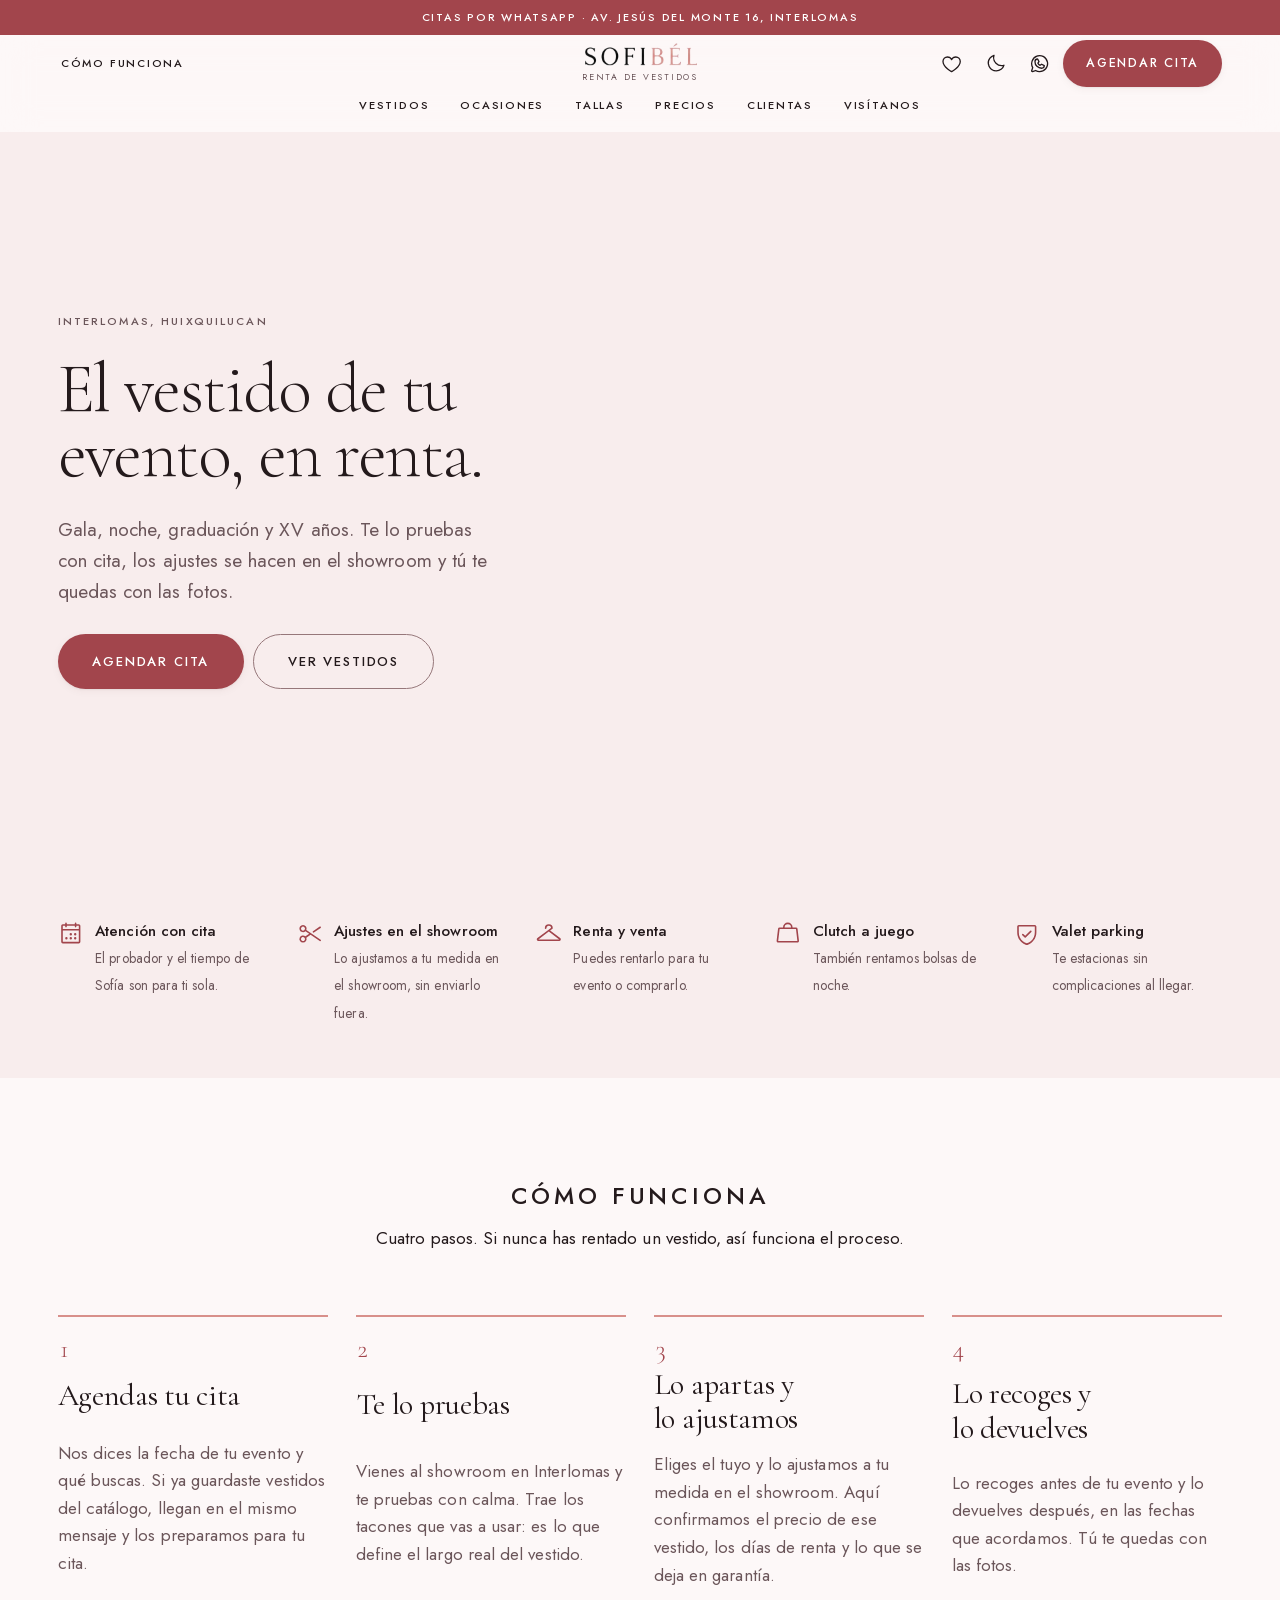
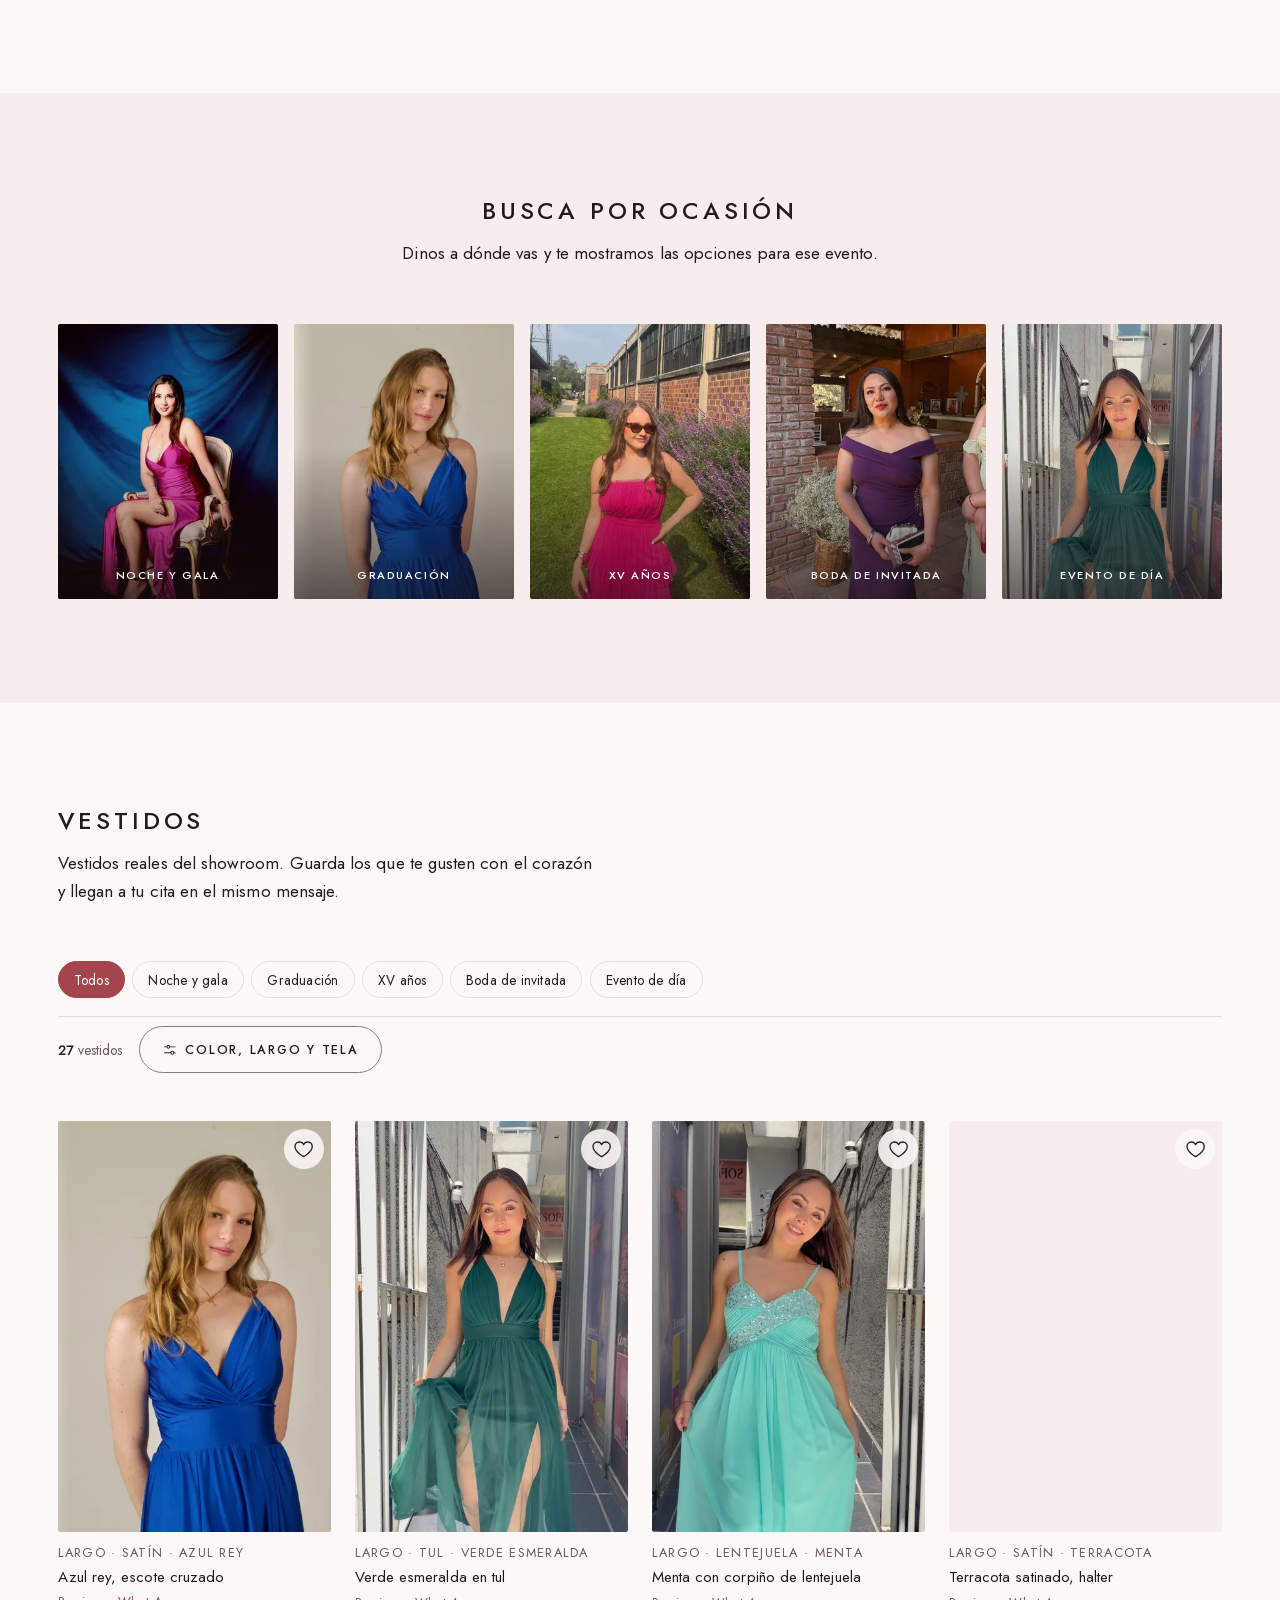
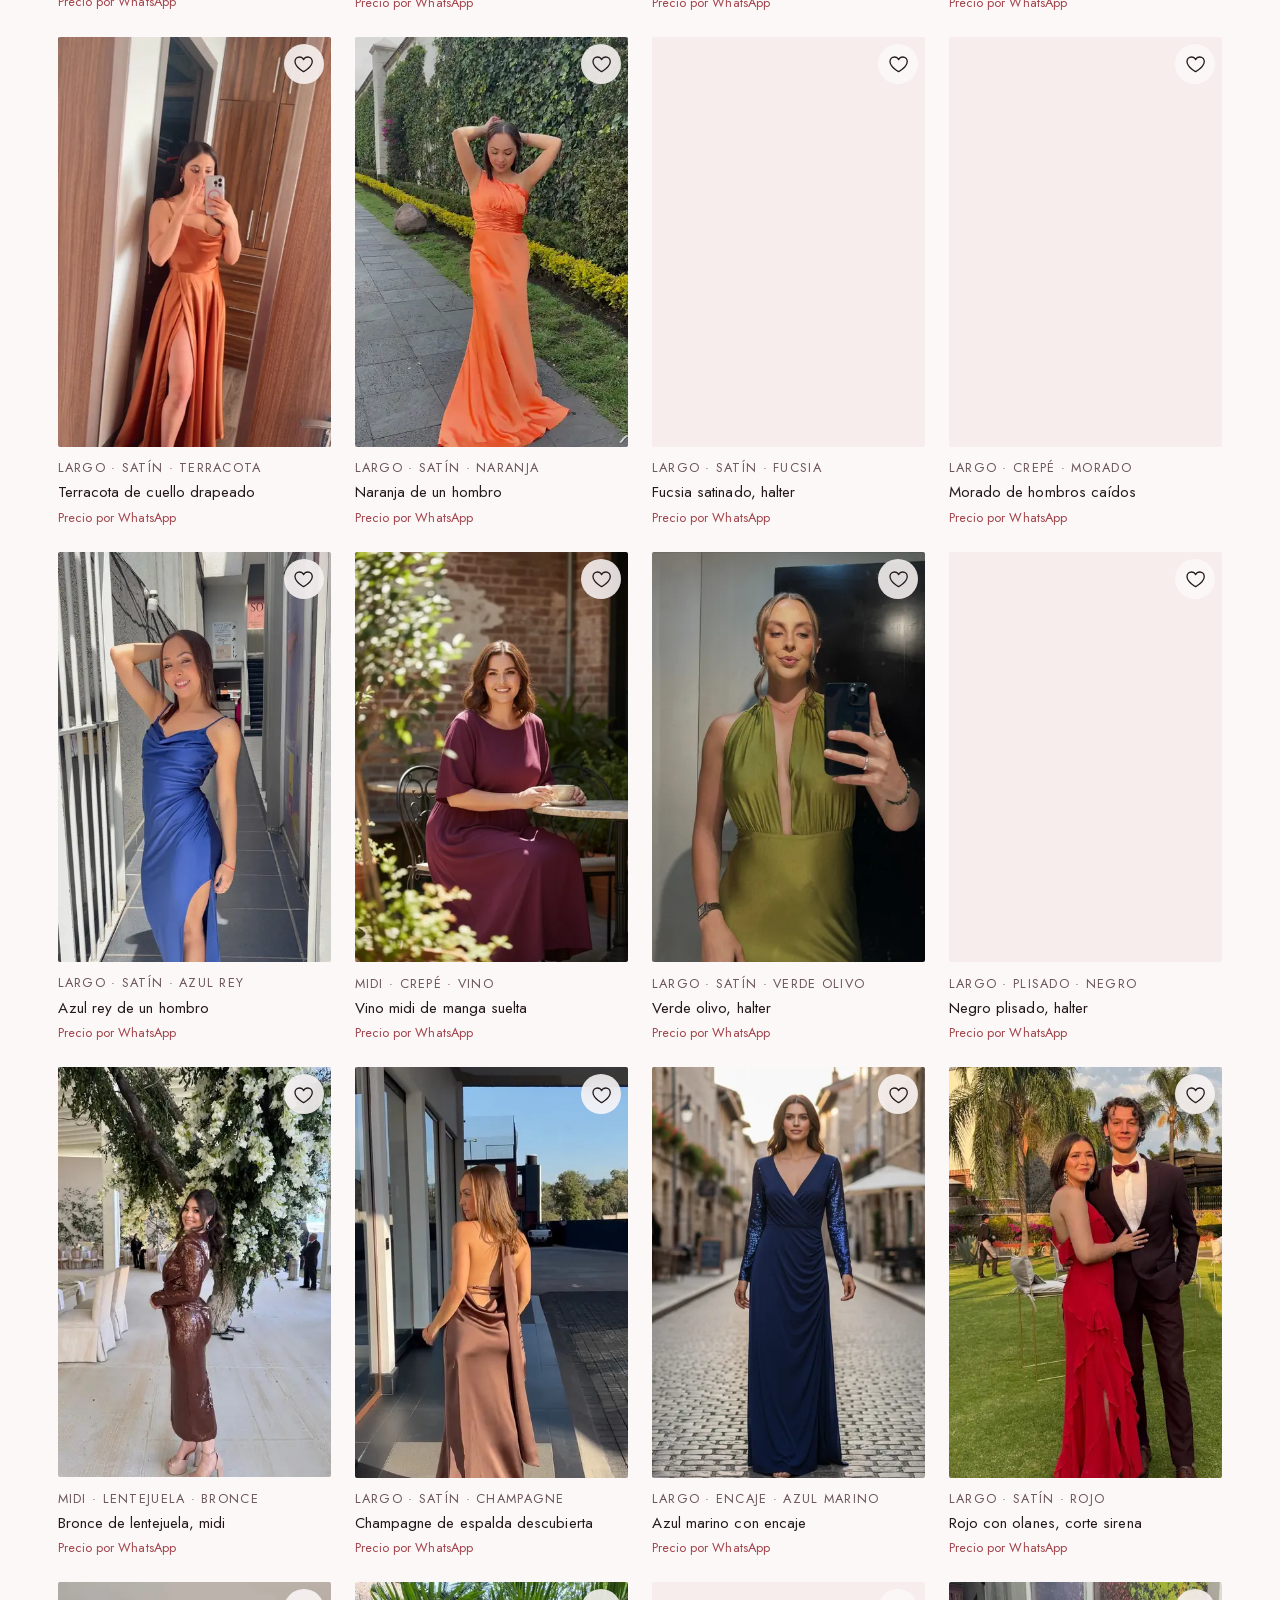
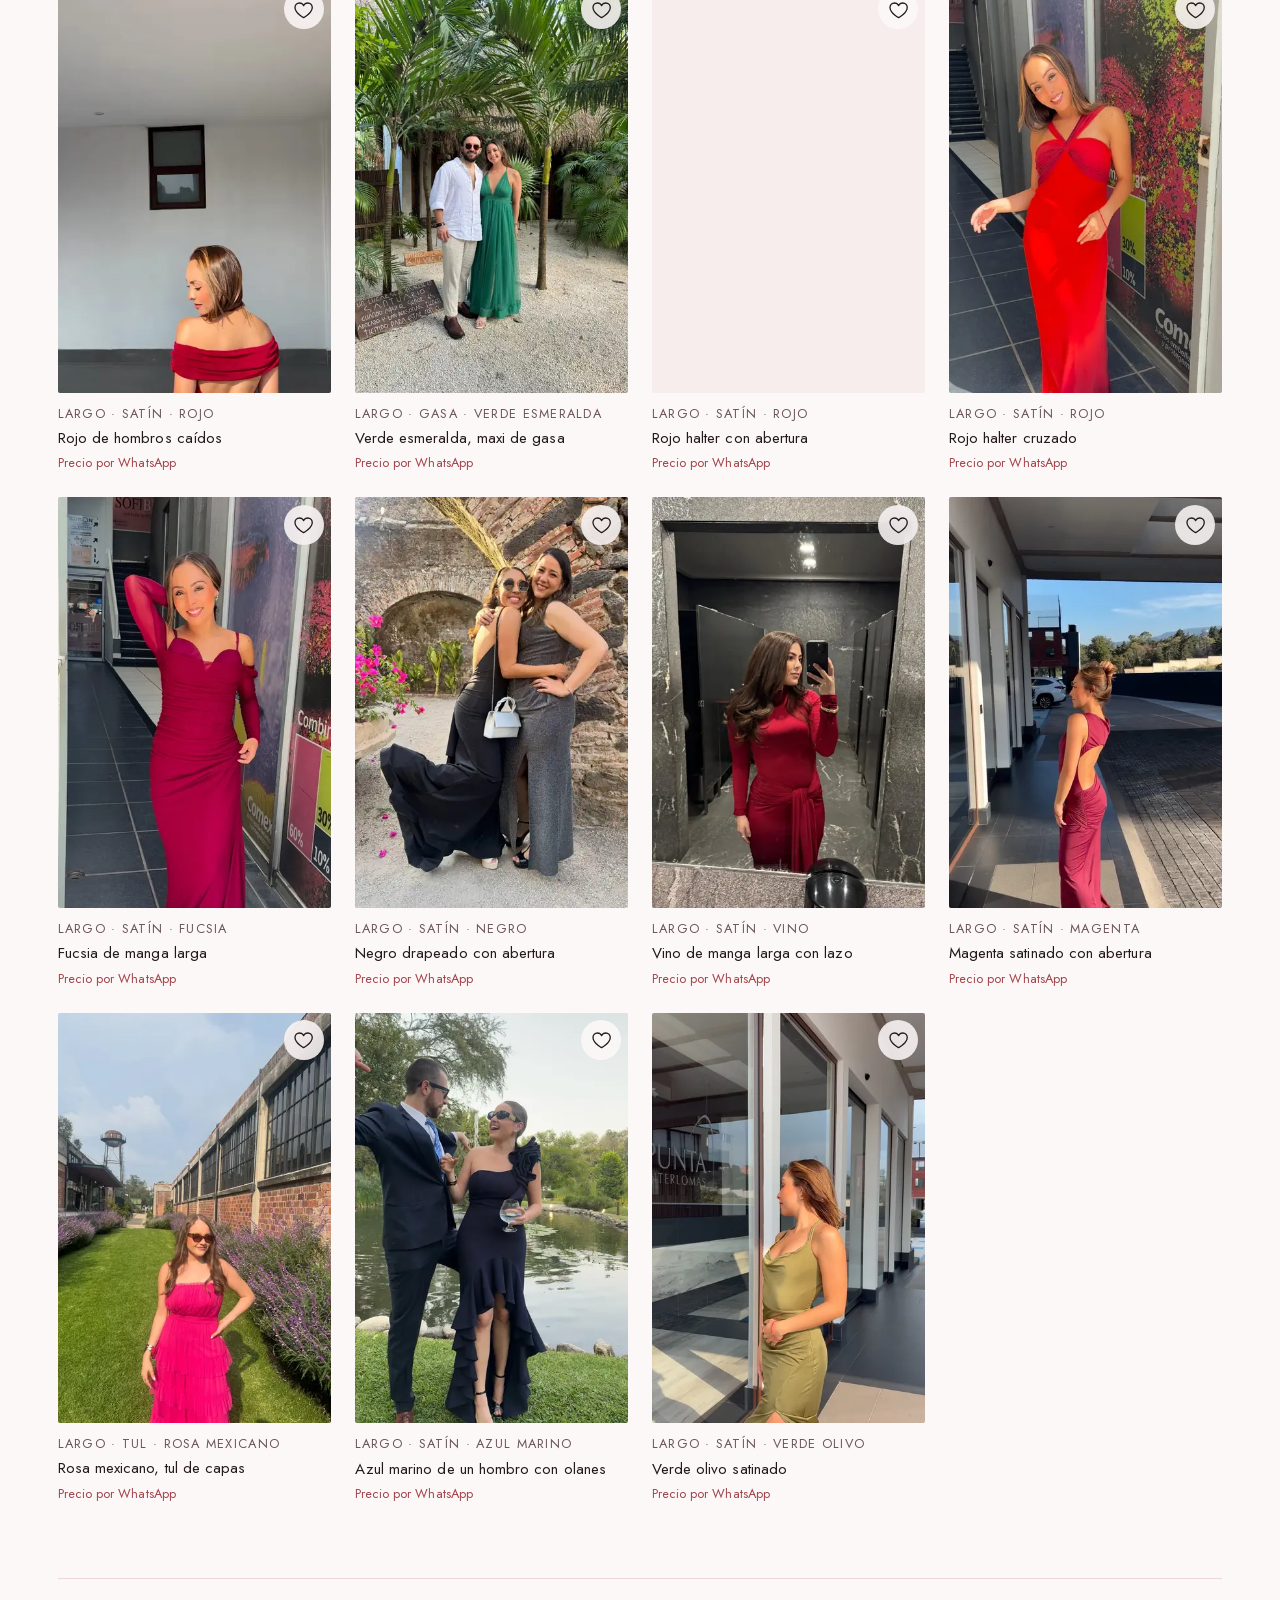
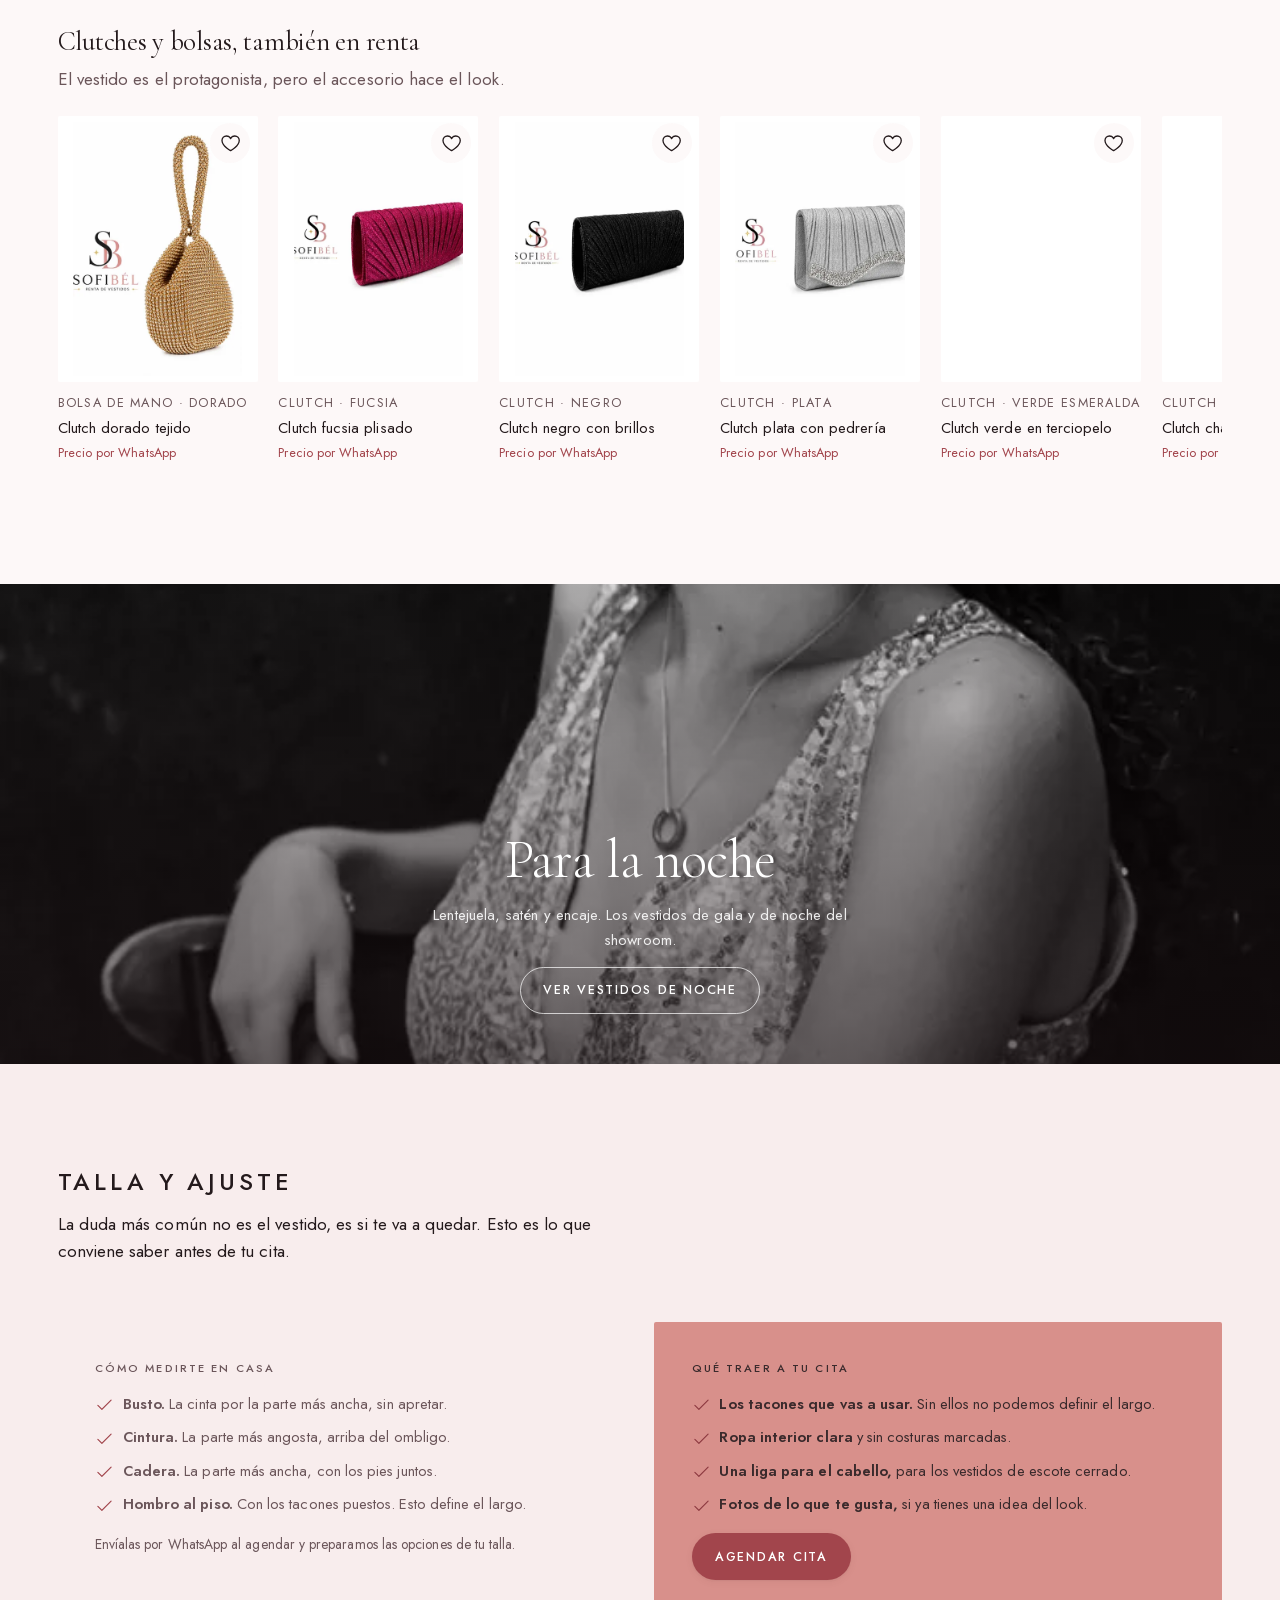
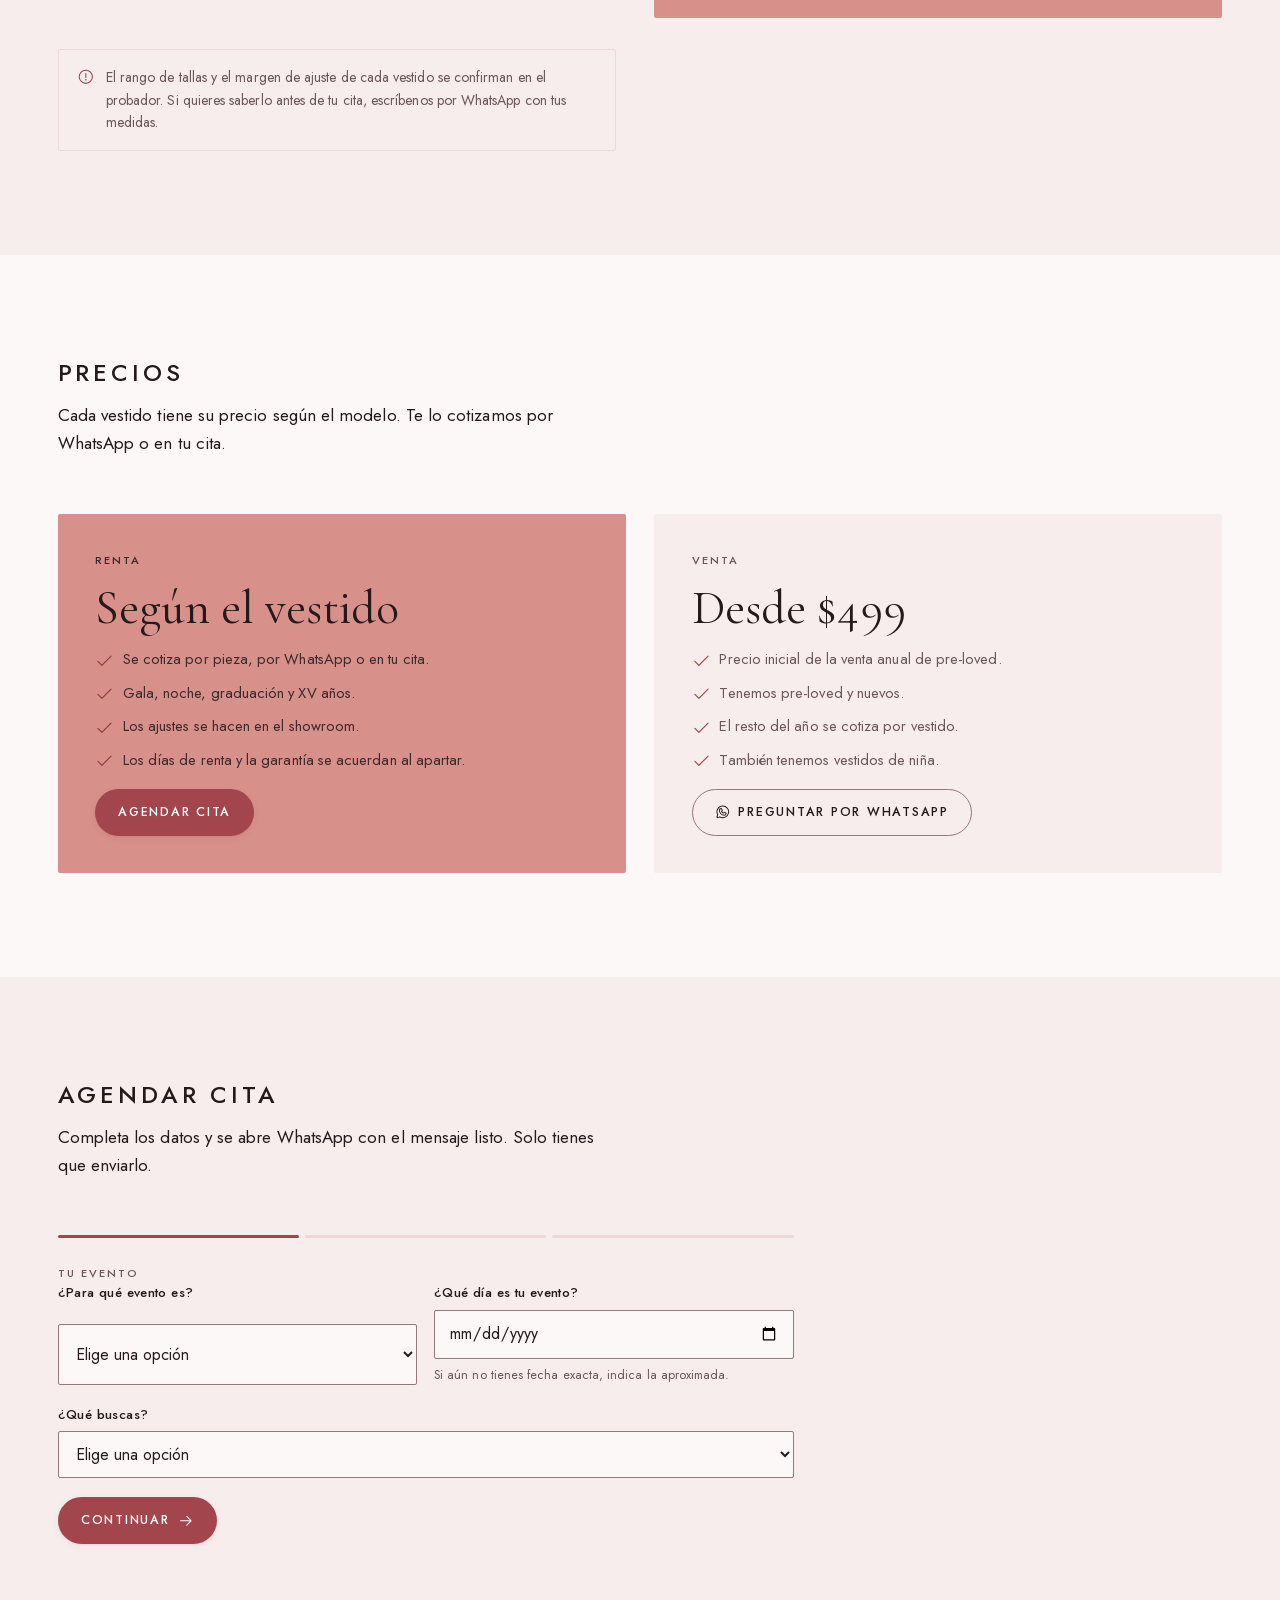
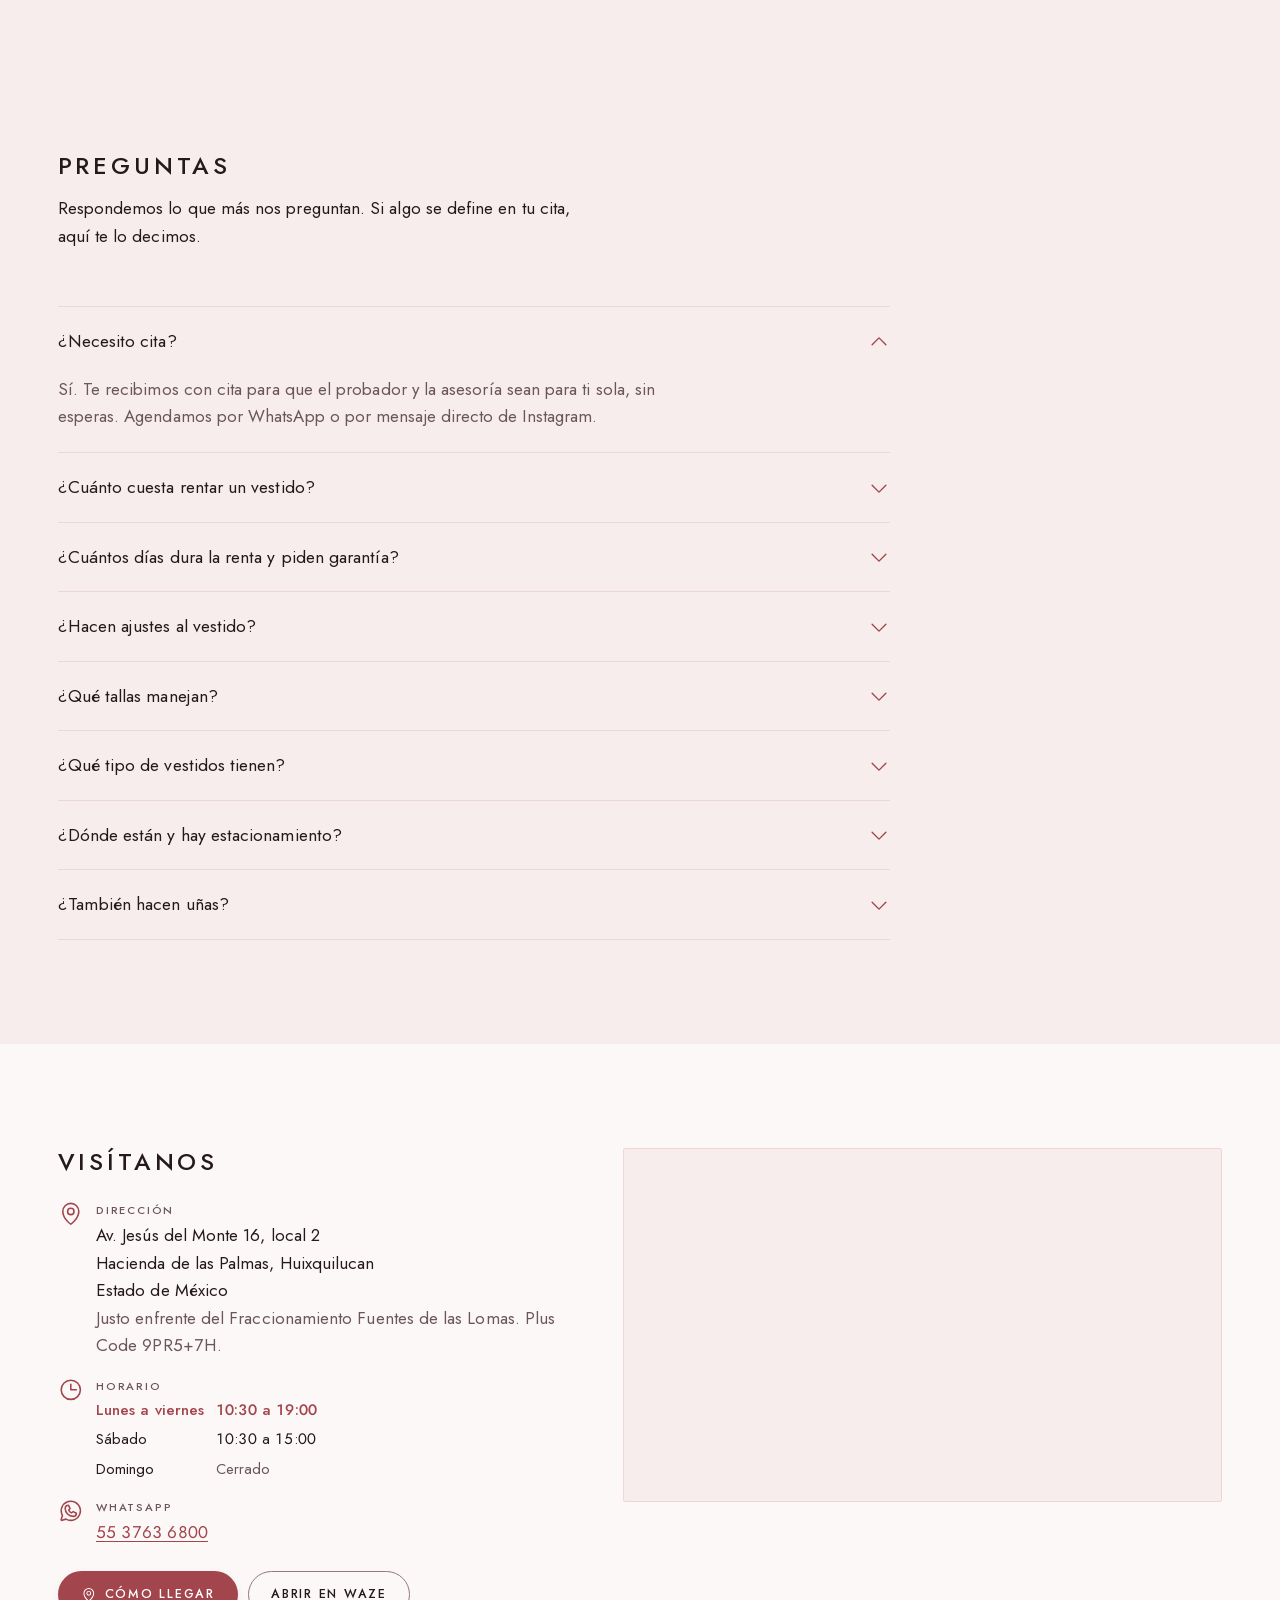
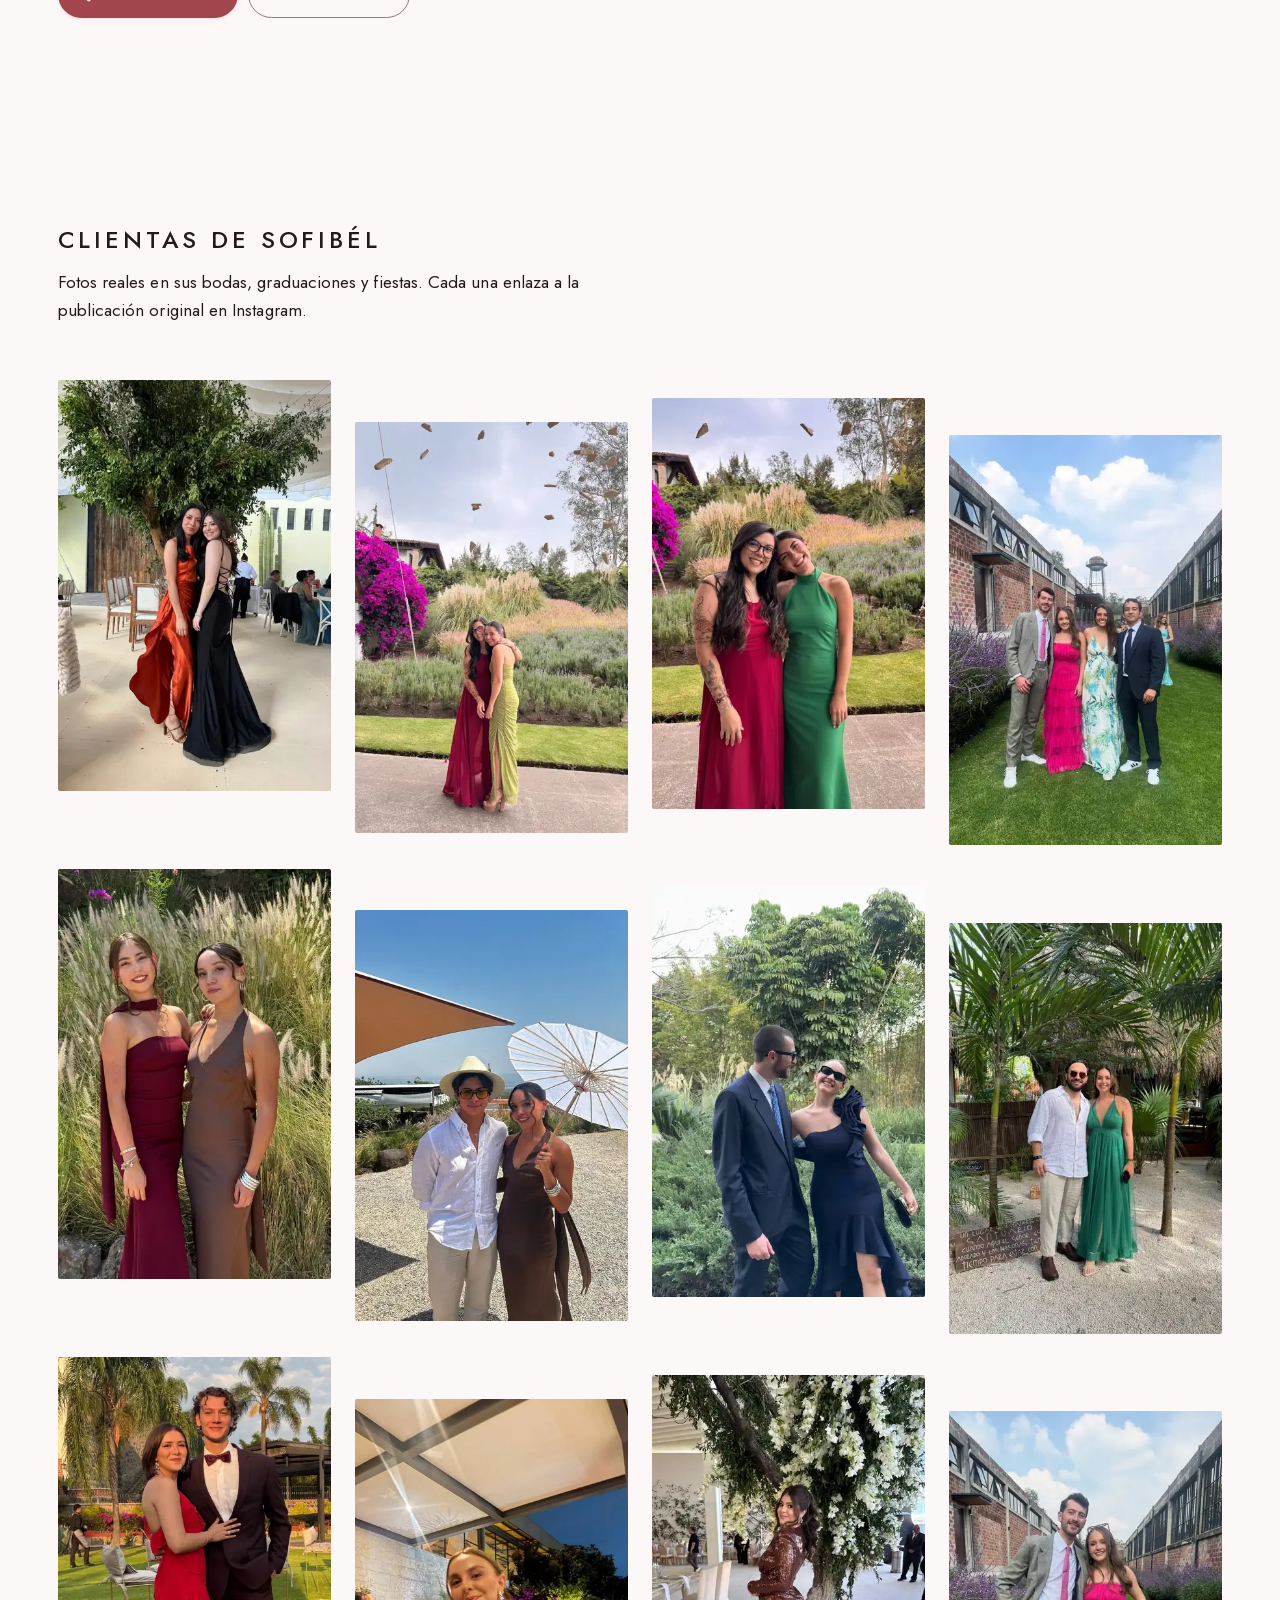
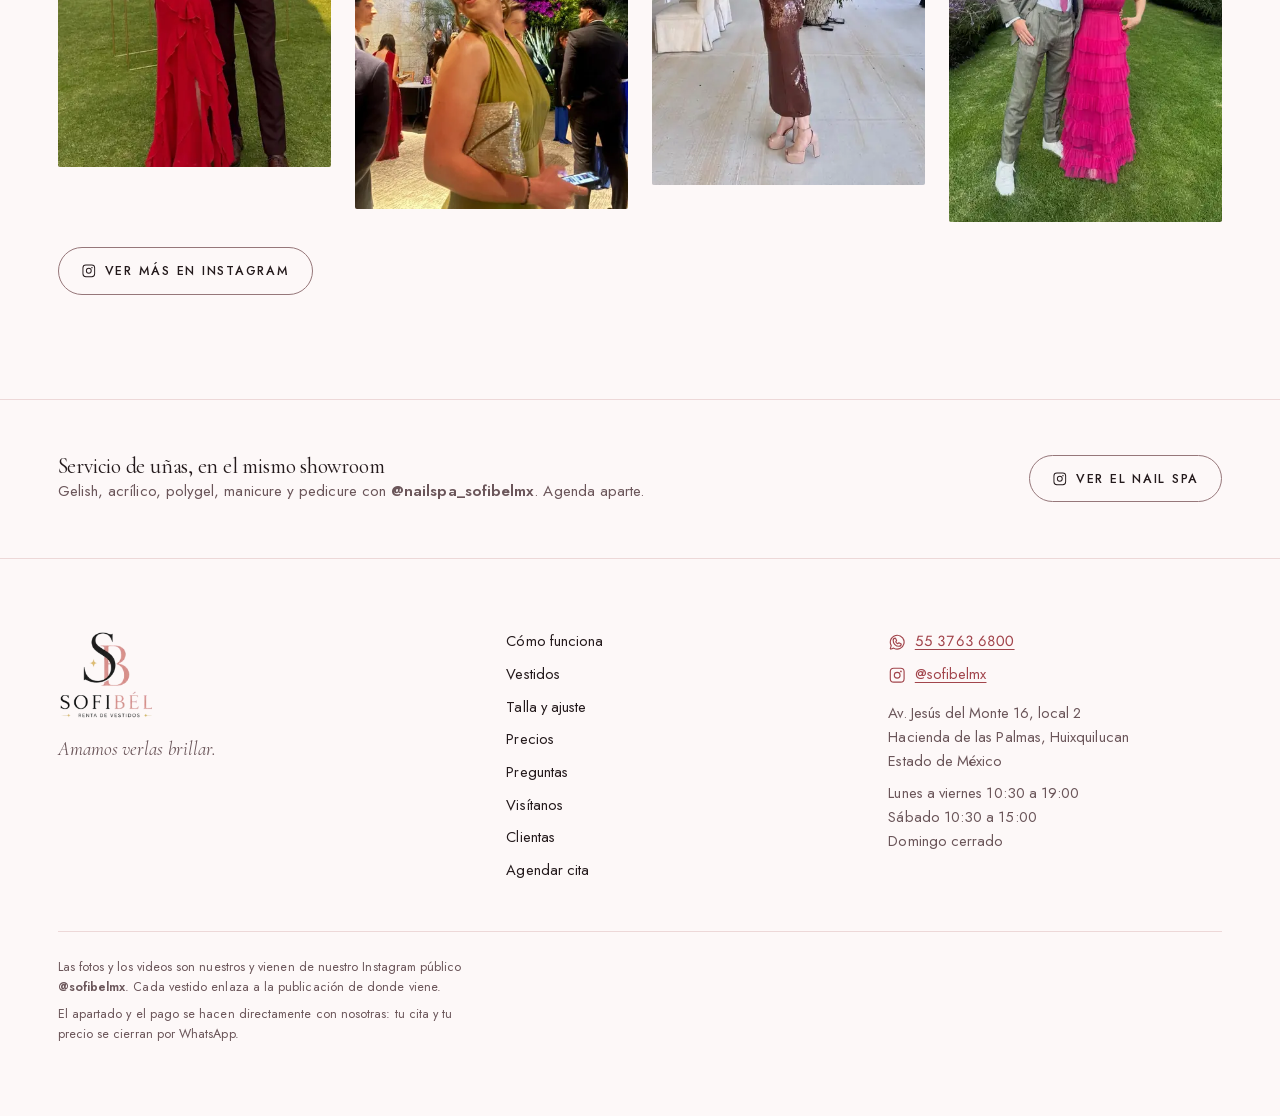
<file: index.html>
<!DOCTYPE html>
<html lang="es-MX" class="sin-js">
<head>
<meta charset="utf-8">
<meta name="viewport" content="width=device-width, initial-scale=1">

<title>Renta de Vestidos en Interlomas | Noche, Gala y XV | SOFIBÉL</title>
<meta name="description" content="Renta y venta de vestidos de noche, gala, graduación y XV años en Interlomas, Huixquilucan. Ajustes en el showroom y valet parking. Agenda tu cita por WhatsApp.">
<link rel="canonical" href="https://cmartinezdj.github.io/sofibel/">
<meta name="robots" content="index,follow,max-image-preview:large">
<meta name="theme-color" content="#FDF8F8" media="(prefers-color-scheme: light)">
<meta name="theme-color" content="#171113" media="(prefers-color-scheme: dark)">
<meta name="geo.region" content="MX-MEX">
<meta name="geo.placename" content="Hacienda de las Palmas, Huixquilucan">
<meta name="geo.position" content="19.3907149;-99.2910113">
<meta name="ICBM" content="19.3907149, -99.2910113">

<meta property="og:type" content="website">
<meta property="og:locale" content="es_MX">
<meta property="og:site_name" content="SOFIBÉL">
<meta property="og:title" content="Renta de Vestidos en Interlomas | SOFIBÉL">
<meta property="og:description" content="Renta de vestidos de gala, noche, graduación y XV años en Interlomas. Te lo pruebas con cita y los ajustes se hacen en el showroom.">
<meta property="og:url" content="https://cmartinezdj.github.io/sofibel/">
<meta property="og:image" content="https://cmartinezdj.github.io/sofibel/assets/og.jpg">
<meta property="og:image:width" content="1200">
<meta property="og:image:height" content="630">
<meta property="og:image:alt" content="Vestidos de gala de SOFIBÉL, boutique de renta en Interlomas.">
<meta name="twitter:card" content="summary_large_image">
<meta name="twitter:title" content="Renta de Vestidos en Interlomas | SOFIBÉL">
<meta name="twitter:description" content="Renta y venta de vestidos de noche, gala, graduación y XV años en Interlomas. Cita por WhatsApp.">
<meta name="twitter:image" content="https://cmartinezdj.github.io/sofibel/assets/og.jpg">

<link rel="icon" href="assets/favicon-32.png" sizes="32x32">
<link rel="icon" href="assets/favicon-16.png" sizes="16x16">
<link rel="apple-touch-icon" href="assets/apple-touch-icon.png">
<link rel="manifest" href="manifest.webmanifest">

<link rel="preload" href="assets/fonts/CormorantGaramond-var-latin.woff2" as="font" type="font/woff2" crossorigin>
<link rel="preload" href="assets/fonts/Jost-var-latin.woff2" as="font" type="font/woff2" crossorigin>
<link rel="stylesheet" href="styles.css">
<script>
  (function () {
    var d = document.documentElement;
    d.className = d.className.replace('sin-js', '');
    try { var t = localStorage.getItem('sofibel-tema'); if (t) d.setAttribute('data-theme', t); } catch (e) {}
    /* El efecto de entrada se habilita aqui, antes de pintar, para que no haya
       parpadeo. Y se apaga solo si app.js no responde en 1.8 s: sin esta salida,
       cualquier falla de JavaScript dejaba la pagina completamente en blanco. */
    d.className += ' anima';
    window.setTimeout(function () {
      if (!window.__sofibelVivo) d.className = d.className.replace(' anima', '');
    }, 1800);
  })();
</script>
</head>

<body>
<a class="salta-al-contenido" href="#contenido">Saltar al contenido</a>
<!--SPRITE-->
<svg xmlns="http://www.w3.org/2000/svg" style="display:none" aria-hidden="true">
<symbol id="i-arrow-left" viewBox="0 0 256 256" fill="currentColor"><path d="M224,128a8,8,0,0,1-8,8H59.31l58.35,58.34a8,8,0,0,1-11.32,11.32l-72-72a8,8,0,0,1,0-11.32l72-72a8,8,0,0,1,11.32,11.32L59.31,120H216A8,8,0,0,1,224,128Z"/></symbol>
<symbol id="i-arrow-right" viewBox="0 0 256 256" fill="currentColor"><path d="M221.66,133.66l-72,72a8,8,0,0,1-11.32-11.32L196.69,136H40a8,8,0,0,1,0-16H196.69L138.34,61.66a8,8,0,0,1,11.32-11.32l72,72A8,8,0,0,1,221.66,133.66Z"/></symbol>
<symbol id="i-calendar-dots" viewBox="0 0 256 256" fill="currentColor"><path d="M208,32H184V24a8,8,0,0,0-16,0v8H88V24a8,8,0,0,0-16,0v8H48A16,16,0,0,0,32,48V208a16,16,0,0,0,16,16H208a16,16,0,0,0,16-16V48A16,16,0,0,0,208,32ZM72,48v8a8,8,0,0,0,16,0V48h80v8a8,8,0,0,0,16,0V48h24V80H48V48ZM208,208H48V96H208V208Zm-68-76a12,12,0,1,1-12-12A12,12,0,0,1,140,132Zm44,0a12,12,0,1,1-12-12A12,12,0,0,1,184,132ZM96,172a12,12,0,1,1-12-12A12,12,0,0,1,96,172Zm44,0a12,12,0,1,1-12-12A12,12,0,0,1,140,172Zm44,0a12,12,0,1,1-12-12A12,12,0,0,1,184,172Z"/></symbol>
<symbol id="i-caret-down" viewBox="0 0 256 256" fill="currentColor"><path d="M213.66,101.66l-80,80a8,8,0,0,1-11.32,0l-80-80A8,8,0,0,1,53.66,90.34L128,164.69l74.34-74.35a8,8,0,0,1,11.32,11.32Z"/></symbol>
<symbol id="i-check" viewBox="0 0 256 256" fill="currentColor"><path d="M229.66,77.66l-128,128a8,8,0,0,1-11.32,0l-56-56a8,8,0,0,1,11.32-11.32L96,188.69,218.34,66.34a8,8,0,0,1,11.32,11.32Z"/></symbol>
<symbol id="i-clock" viewBox="0 0 256 256" fill="currentColor"><path d="M128,24A104,104,0,1,0,232,128,104.11,104.11,0,0,0,128,24Zm0,192a88,88,0,1,1,88-88A88.1,88.1,0,0,1,128,216Zm64-88a8,8,0,0,1-8,8H128a8,8,0,0,1-8-8V72a8,8,0,0,1,16,0v48h48A8,8,0,0,1,192,128Z"/></symbol>
<symbol id="i-coat-hanger" viewBox="0 0 256 256" fill="currentColor"><path d="M241.57,171.2,141.33,96l23.46-17.6A8,8,0,0,0,168,72a40,40,0,1,0-80,0,8,8,0,0,0,16,0,24,24,0,0,1,47.69-3.78L123.34,89.49l-.28.21L14.43,171.2A16,16,0,0,0,24,200H232a16,16,0,0,0,9.6-28.8ZM232,184H24l104-78,104,78Z"/></symbol>
<symbol id="i-handbag-simple" viewBox="0 0 256 256" fill="currentColor"><path d="M239.89,198.12l-14.26-120a16,16,0,0,0-16-14.12H176a48,48,0,0,0-96,0H46.33a16,16,0,0,0-16,14.12l-14.26,120A16,16,0,0,0,20,210.6a16.13,16.13,0,0,0,12,5.4H223.92A16.13,16.13,0,0,0,236,210.6,16,16,0,0,0,239.89,198.12ZM128,32a32,32,0,0,1,32,32H96A32,32,0,0,1,128,32ZM32,200,46.33,80H209.75l14.17,120Z"/></symbol>
<symbol id="i-heart-fill" viewBox="0 0 256 256" fill="currentColor"><path d="M240,102c0,70-103.79,126.66-108.21,129a8,8,0,0,1-7.58,0C119.79,228.66,16,172,16,102A62.07,62.07,0,0,1,78,40c20.65,0,38.73,8.88,50,23.89C139.27,48.88,157.35,40,178,40A62.07,62.07,0,0,1,240,102Z"/></symbol>
<symbol id="i-heart" viewBox="0 0 256 256" fill="currentColor"><path d="M178,40c-20.65,0-38.73,8.88-50,23.89C116.73,48.88,98.65,40,78,40a62.07,62.07,0,0,0-62,62c0,70,103.79,126.66,108.21,129a8,8,0,0,0,7.58,0C136.21,228.66,240,172,240,102A62.07,62.07,0,0,0,178,40ZM128,214.8C109.74,204.16,32,155.69,32,102A46.06,46.06,0,0,1,78,56c19.45,0,35.78,10.36,42.6,27a8,8,0,0,0,14.8,0c6.82-16.67,23.15-27,42.6-27a46.06,46.06,0,0,1,46,46C224,155.61,146.24,204.15,128,214.8Z"/></symbol>
<symbol id="i-instagram-logo" viewBox="0 0 256 256" fill="currentColor"><path d="M128,80a48,48,0,1,0,48,48A48.05,48.05,0,0,0,128,80Zm0,80a32,32,0,1,1,32-32A32,32,0,0,1,128,160ZM176,24H80A56.06,56.06,0,0,0,24,80v96a56.06,56.06,0,0,0,56,56h96a56.06,56.06,0,0,0,56-56V80A56.06,56.06,0,0,0,176,24Zm40,152a40,40,0,0,1-40,40H80a40,40,0,0,1-40-40V80A40,40,0,0,1,80,40h96a40,40,0,0,1,40,40ZM192,76a12,12,0,1,1-12-12A12,12,0,0,1,192,76Z"/></symbol>
<symbol id="i-list" viewBox="0 0 256 256" fill="currentColor"><path d="M224,128a8,8,0,0,1-8,8H40a8,8,0,0,1,0-16H216A8,8,0,0,1,224,128ZM40,72H216a8,8,0,0,0,0-16H40a8,8,0,0,0,0,16ZM216,184H40a8,8,0,0,0,0,16H216a8,8,0,0,0,0-16Z"/></symbol>
<symbol id="i-map-pin" viewBox="0 0 256 256" fill="currentColor"><path d="M128,64a40,40,0,1,0,40,40A40,40,0,0,0,128,64Zm0,64a24,24,0,1,1,24-24A24,24,0,0,1,128,128Zm0-112a88.1,88.1,0,0,0-88,88c0,31.4,14.51,64.68,42,96.25a254.19,254.19,0,0,0,41.45,38.3,8,8,0,0,0,9.18,0A254.19,254.19,0,0,0,174,200.25c27.45-31.57,42-64.85,42-96.25A88.1,88.1,0,0,0,128,16Zm0,206c-16.53-13-72-60.75-72-118a72,72,0,0,1,144,0C200,161.23,144.53,209,128,222Z"/></symbol>
<symbol id="i-moon" viewBox="0 0 256 256" fill="currentColor"><path d="M233.54,142.23a8,8,0,0,0-8-2,88.08,88.08,0,0,1-109.8-109.8,8,8,0,0,0-10-10,104.84,104.84,0,0,0-52.91,37A104,104,0,0,0,136,224a103.09,103.09,0,0,0,62.52-20.88,104.84,104.84,0,0,0,37-52.91A8,8,0,0,0,233.54,142.23ZM188.9,190.34A88,88,0,0,1,65.66,67.11a89,89,0,0,1,31.4-26A106,106,0,0,0,96,56,104.11,104.11,0,0,0,200,160a106,106,0,0,0,14.92-1.06A89,89,0,0,1,188.9,190.34Z"/></symbol>
<symbol id="i-play" viewBox="0 0 256 256" fill="currentColor"><path d="M232.4,114.49,88.32,26.35a16,16,0,0,0-16.2-.3A15.86,15.86,0,0,0,64,39.87V216.13A15.94,15.94,0,0,0,80,232a16.07,16.07,0,0,0,8.36-2.35L232.4,141.51a15.81,15.81,0,0,0,0-27ZM80,215.94V40l143.83,88Z"/></symbol>
<symbol id="i-scissors" viewBox="0 0 256 256" fill="currentColor"><path d="M157.73,113.13A8,8,0,0,1,159.82,102L227.48,55.7a8,8,0,0,1,9,13.21l-67.67,46.3a7.92,7.92,0,0,1-4.51,1.4A8,8,0,0,1,157.73,113.13Zm80.87,85.09a8,8,0,0,1-11.12,2.08L136,137.7,93.49,166.78a36,36,0,1,1-9-13.19L121.83,128,84.44,102.41a35.86,35.86,0,1,1,9-13.19l143,97.87A8,8,0,0,1,238.6,198.22ZM80,180a20,20,0,1,0-5.86,14.14A19.85,19.85,0,0,0,80,180ZM74.14,90.13a20,20,0,1,0-28.28,0A19.85,19.85,0,0,0,74.14,90.13Z"/></symbol>
<symbol id="i-shield-check" viewBox="0 0 256 256" fill="currentColor"><path d="M208,40H48A16,16,0,0,0,32,56v56c0,52.72,25.52,84.67,46.93,102.19,23.06,18.86,46,25.26,47,25.53a8,8,0,0,0,4.2,0c1-.27,23.91-6.67,47-25.53C198.48,196.67,224,164.72,224,112V56A16,16,0,0,0,208,40Zm0,72c0,37.07-13.66,67.16-40.6,89.42A129.3,129.3,0,0,1,128,223.62a128.25,128.25,0,0,1-38.92-21.81C61.82,179.51,48,149.3,48,112l0-56,160,0ZM82.34,141.66a8,8,0,0,1,11.32-11.32L112,148.69l50.34-50.35a8,8,0,0,1,11.32,11.32l-56,56a8,8,0,0,1-11.32,0Z"/></symbol>
<symbol id="i-sun" viewBox="0 0 256 256" fill="currentColor"><path d="M120,40V16a8,8,0,0,1,16,0V40a8,8,0,0,1-16,0Zm72,88a64,64,0,1,1-64-64A64.07,64.07,0,0,1,192,128Zm-16,0a48,48,0,1,0-48,48A48.05,48.05,0,0,0,176,128ZM58.34,69.66A8,8,0,0,0,69.66,58.34l-16-16A8,8,0,0,0,42.34,53.66Zm0,116.68-16,16a8,8,0,0,0,11.32,11.32l16-16a8,8,0,0,0-11.32-11.32ZM192,72a8,8,0,0,0,5.66-2.34l16-16a8,8,0,0,0-11.32-11.32l-16,16A8,8,0,0,0,192,72Zm5.66,114.34a8,8,0,0,0-11.32,11.32l16,16a8,8,0,0,0,11.32-11.32ZM48,128a8,8,0,0,0-8-8H16a8,8,0,0,0,0,16H40A8,8,0,0,0,48,128Zm80,80a8,8,0,0,0-8,8v24a8,8,0,0,0,16,0V216A8,8,0,0,0,128,208Zm112-88H216a8,8,0,0,0,0,16h24a8,8,0,0,0,0-16Z"/></symbol>
<symbol id="i-user-circle" viewBox="0 0 256 256" fill="currentColor"><path d="M128,24A104,104,0,1,0,232,128,104.11,104.11,0,0,0,128,24ZM74.08,197.5a64,64,0,0,1,107.84,0,87.83,87.83,0,0,1-107.84,0ZM96,120a32,32,0,1,1,32,32A32,32,0,0,1,96,120Zm97.76,66.41a79.66,79.66,0,0,0-36.06-28.75,48,48,0,1,0-59.4,0,79.66,79.66,0,0,0-36.06,28.75,88,88,0,1,1,131.52,0Z"/></symbol>
<symbol id="i-warning-circle" viewBox="0 0 256 256" fill="currentColor"><path d="M128,24A104,104,0,1,0,232,128,104.11,104.11,0,0,0,128,24Zm0,192a88,88,0,1,1,88-88A88.1,88.1,0,0,1,128,216Zm-8-80V80a8,8,0,0,1,16,0v56a8,8,0,0,1-16,0Zm20,36a12,12,0,1,1-12-12A12,12,0,0,1,140,172Z"/></symbol>
<symbol id="i-whatsapp-logo" viewBox="0 0 256 256" fill="currentColor"><path d="M187.58,144.84l-32-16a8,8,0,0,0-8,.5l-14.69,9.8a40.55,40.55,0,0,1-16-16l9.8-14.69a8,8,0,0,0,.5-8l-16-32A8,8,0,0,0,104,64a40,40,0,0,0-40,40,88.1,88.1,0,0,0,88,88,40,40,0,0,0,40-40A8,8,0,0,0,187.58,144.84ZM152,176a72.08,72.08,0,0,1-72-72A24,24,0,0,1,99.29,80.46l11.48,23L101,118a8,8,0,0,0-.73,7.51,56.47,56.47,0,0,0,30.15,30.15A8,8,0,0,0,138,155l14.61-9.74,23,11.48A24,24,0,0,1,152,176ZM128,24A104,104,0,0,0,36.18,176.88L24.83,210.93a16,16,0,0,0,20.24,20.24l34.05-11.35A104,104,0,1,0,128,24Zm0,192a87.87,87.87,0,0,1-44.06-11.81,8,8,0,0,0-6.54-.67L40,216,52.47,178.6a8,8,0,0,0-.66-6.54A88,88,0,1,1,128,216Z"/></symbol>
<symbol id="i-x" viewBox="0 0 256 256" fill="currentColor"><path d="M205.66,194.34a8,8,0,0,1-11.32,11.32L128,139.31,61.66,205.66a8,8,0,0,1-11.32-11.32L116.69,128,50.34,61.66A8,8,0,0,1,61.66,50.34L128,116.69l66.34-66.35a8,8,0,0,1,11.32,11.32L139.31,128Z"/></symbol>
<symbol id="i-sliders" viewBox="0 0 256 256" fill="currentColor"><path d="M40,88H73a32,32,0,0,0,62,0h81a8,8,0,0,0,0-16H135a32,32,0,0,0-62,0H40a8,8,0,0,0,0,16Zm64-24A16,16,0,1,1,88,80,16,16,0,0,1,104,64ZM216,168H199a32,32,0,0,0-62,0H40a8,8,0,0,0,0,16h97a32,32,0,0,0,62,0h17a8,8,0,0,0,0-16Zm-48,24a16,16,0,1,1,16-16A16,16,0,0,1,168,192Z"/></symbol>
</svg>
<!--/SPRITE-->

<div class="aviso">
  <p>Citas por WhatsApp &middot; Av. Jesús del Monte 16, Interlomas</p>
</div>

<header class="nav" id="nav">
  <div class="env">
    <div class="nav-fila">
      <div class="nav-izq">
        <button class="btn-icono" id="abrir-menu" type="button" aria-label="Abrir menú" aria-expanded="false">
          <svg class="icono" aria-hidden="true"><use href="#i-list"></use></svg>
        </button>
        <a class="nav-como" href="#como-funciona">Cómo funciona</a>
      </div>

      <a class="marca" href="#inicio" aria-label="SOFIBÉL, inicio">
        <img class="logo-claro" src="assets/wordmark-solo.webp" alt="SOFIBÉL" width="364" height="82" loading="lazy" fetchpriority="high">
        <img class="logo-oscuro" src="assets/wordmark-solo-dark.webp" alt="SOFIBÉL" width="364" height="82" loading="lazy">
        <span class="bajada">Renta de vestidos</span>
      </a>

      <div class="nav-der">
        <button class="btn-icono" id="ver-favoritos" type="button" aria-label="Ver mis favoritos">
          <svg class="icono" aria-hidden="true"><use href="#i-heart"></use></svg>
          <span class="contador-favoritos num" id="cuenta-favoritos" hidden>0</span>
        </button>
        <button class="btn-icono" id="cambiar-tema" type="button" aria-label="Cambiar entre modo claro y oscuro">
          <svg class="icono claro-icono" aria-hidden="true"><use href="#i-moon"></use></svg>
          <svg class="icono oscuro-icono" aria-hidden="true" hidden><use href="#i-sun"></use></svg>
        </button>
        <a class="btn-icono" id="wa-directo" href="#" aria-label="Escribir por WhatsApp">
          <svg class="icono" aria-hidden="true"><use href="#i-whatsapp-logo"></use></svg>
        </a>
        <a class="btn btn-primario" href="#cita">Agendar cita</a>
      </div>
    </div>

    <nav class="nav-enlaces" aria-label="Secciones">
      <a href="#vestidos">Vestidos</a>
      <a href="#ocasiones">Ocasiones</a>
      <a href="#tallas">Tallas</a>
      <a href="#precios">Precios</a>
      <a href="#clientas">Clientas</a>
      <a href="#ubicacion">Visítanos</a>
    </nav>
  </div>
</header>

<div class="menu-movil" id="menu-movil" hidden>
  <button class="btn-icono" id="cerrar-menu" type="button" aria-label="Cerrar menú">
    <svg class="icono" aria-hidden="true"><use href="#i-x"></use></svg>
  </button>
  <a href="#como-funciona">Cómo funciona</a>
  <a href="#ocasiones">Ocasiones</a>
  <a href="#vestidos">Vestidos</a>
  <a href="#tallas">Talla y ajuste</a>
  <a href="#precios">Precios</a>
  <a href="#preguntas">Preguntas</a>
  <a href="#ubicacion">Visítanos</a>
  <a href="#clientas">Clientas</a>
  <a class="btn btn-primario btn-grande" href="#cita">Agendar cita</a>
</div>

<main id="contenido">

<!-- ============================================== portada: que es el negocio -->
<section class="portada a-sangre" id="inicio">
  <div class="portada-copia">
    <p class="rotulo">Interlomas, Huixquilucan</p>
    <h1>El vestido de tu evento, en renta.</h1>
    <p class="entrada">Gala, noche, graduación y XV años. Te lo pruebas con cita, los ajustes se hacen en el showroom y tú te quedas con las fotos.</p>
    <div class="portada-ctas">
      <a class="btn btn-primario btn-grande" href="#cita">Agendar cita</a>
      <a class="btn btn-secundario btn-grande" href="#vestidos">Ver vestidos</a>
    </div>
  </div>
  <div class="portada-foto">
    <img src="images/vestidos/azul-rey-cruzado-1-1080.webp"
         srcset="images/vestidos/azul-rey-cruzado-1-420.webp 420w,
                 images/vestidos/azul-rey-cruzado-1-720.webp 720w,
                 images/vestidos/azul-rey-cruzado-1-1080.webp 1080w"
         sizes="(min-width: 56rem) 50vw, 100vw"
         width="1080" height="1620" fetchpriority="high" decoding="async"
         alt="Vestido largo azul rey de escote cruzado, en renta en SOFIBÉL.">
  </div>
</section>

<!-- ============================================== lo que incluye la renta -->
<section class="garantias" aria-labelledby="incluye-t">
  <div class="env">
    <h2 id="incluye-t" class="solo-lectores">Lo que incluye la renta</h2>
    <ul class="escalona">
      <li style="--i:0">
        <svg class="icono icono-lg" aria-hidden="true"><use href="#i-calendar-dots"></use></svg>
        <div><b>Atención con cita</b><span>El probador y el tiempo de Sofía son para ti sola.</span></div>
      </li>
      <li style="--i:1">
        <svg class="icono icono-lg" aria-hidden="true"><use href="#i-scissors"></use></svg>
        <div><b>Ajustes en el showroom</b><span>Lo ajustamos a tu medida en el showroom, sin enviarlo fuera.</span></div>
      </li>
      <li style="--i:2">
        <svg class="icono icono-lg" aria-hidden="true"><use href="#i-coat-hanger"></use></svg>
        <div><b>Renta y venta</b><span>Puedes rentarlo para tu evento o comprarlo.</span></div>
      </li>
      <li style="--i:3">
        <svg class="icono icono-lg" aria-hidden="true"><use href="#i-handbag-simple"></use></svg>
        <div><b>Clutch a juego</b><span>También rentamos bolsas de noche.</span></div>
      </li>
      <li style="--i:4">
        <svg class="icono icono-lg" aria-hidden="true"><use href="#i-shield-check"></use></svg>
        <div><b>Valet parking</b><span>Te estacionas sin complicaciones al llegar.</span></div>
      </li>
    </ul>
  </div>
</section>

<!-- ============================================== como funciona, arriba -->
<section class="proceso tarjetas" id="como-funciona">
  <div class="env">
    <div class="cabecera-seccion revela">
      <h2>Cómo funciona</h2>
      <p>Cuatro pasos. Si nunca has rentado un vestido, así funciona el proceso.</p>
    </div>
    <ol class="pasos escalona">
      <li style="--i:0">
        <span class="num-paso num" aria-hidden="true">1</span>
        <h3>Agendas tu cita</h3>
        <p>Nos dices la fecha de tu evento y qué buscas. Si ya guardaste vestidos del catálogo,
          llegan en el mismo mensaje y los preparamos para tu cita.</p>
      </li>
      <li style="--i:1">
        <span class="num-paso num" aria-hidden="true">2</span>
        <h3>Te lo pruebas</h3>
        <p>Vienes al showroom en Interlomas y te pruebas con calma. Trae los tacones que vas
          a usar: es lo que define el largo real del vestido.</p>
      </li>
      <li style="--i:2">
        <span class="num-paso num" aria-hidden="true">3</span>
        <h3>Lo apartas y lo ajustamos</h3>
        <p>Eliges el tuyo y lo ajustamos a tu medida en el showroom. Aquí confirmamos el
          precio de ese vestido, los días de renta y lo que se deja en garantía.</p>
      </li>
      <li style="--i:3">
        <span class="num-paso num" aria-hidden="true">4</span>
        <h3>Lo recoges y lo devuelves</h3>
        <p>Lo recoges antes de tu evento y lo devuelves después, en las fechas que acordamos.
          Tú te quedas con las fotos.</p>
      </li>
    </ol>
  </div>
</section>

<!-- ============================================== ocasiones -->
<section id="ocasiones" class="blush">
  <div class="env">
    <div class="cabecera-seccion revela" style="text-align:center;justify-items:center">
      <h2>Busca por ocasión</h2>
      <p>Dinos a dónde vas y te mostramos las opciones para ese evento.</p>
    </div>
    <div class="mosaicos revela">
      <!--MOSAICOS-->
<a class="mosaico" href="#vestidos" data-filtra="noche"><img src="images/vestidos/mosaico-noche-640.webp" srcset="images/vestidos/mosaico-noche-360.webp 360w, images/vestidos/mosaico-noche-640.webp 640w" sizes="(min-width:72rem) 19vw, (min-width:46rem) 31vw, 47vw" width="640" height="800" loading="lazy" decoding="async" alt="Vestidos para noche y gala en SOFIBÉL."><span>Noche y gala</span></a>
<a class="mosaico" href="#vestidos" data-filtra="graduacion"><img src="images/vestidos/mosaico-graduacion-640.webp" srcset="images/vestidos/mosaico-graduacion-360.webp 360w, images/vestidos/mosaico-graduacion-640.webp 640w" sizes="(min-width:72rem) 19vw, (min-width:46rem) 31vw, 47vw" width="640" height="800" loading="lazy" decoding="async" alt="Vestidos para graduación en SOFIBÉL."><span>Graduación</span></a>
<a class="mosaico" href="#vestidos" data-filtra="xv"><img src="images/vestidos/mosaico-xv-640.webp" srcset="images/vestidos/mosaico-xv-360.webp 360w, images/vestidos/mosaico-xv-640.webp 640w" sizes="(min-width:72rem) 19vw, (min-width:46rem) 31vw, 47vw" width="640" height="800" loading="lazy" decoding="async" alt="Vestidos para xv años en SOFIBÉL."><span>XV años</span></a>
<a class="mosaico" href="#vestidos" data-filtra="boda"><img src="images/vestidos/mosaico-boda-640.webp" srcset="images/vestidos/mosaico-boda-360.webp 360w, images/vestidos/mosaico-boda-640.webp 640w" sizes="(min-width:72rem) 19vw, (min-width:46rem) 31vw, 47vw" width="640" height="800" loading="lazy" decoding="async" alt="Vestidos para boda de invitada en SOFIBÉL."><span>Boda de invitada</span></a>
<a class="mosaico" href="#vestidos" data-filtra="dia"><img src="images/vestidos/mosaico-dia-640.webp" srcset="images/vestidos/mosaico-dia-360.webp 360w, images/vestidos/mosaico-dia-640.webp 640w" sizes="(min-width:72rem) 19vw, (min-width:46rem) 31vw, 47vw" width="640" height="800" loading="lazy" decoding="async" alt="Vestidos para evento de día en SOFIBÉL."><span>Evento de día</span></a>
      <!--/MOSAICOS-->
    </div>
  </div>
</section>

<!-- ============================================== catalogo -->
<section id="vestidos">
  <div class="env">
    <div class="cabecera-seccion revela">
      <h2>Vestidos</h2>
      <p>Vestidos reales del showroom. Guarda los que te gusten con el corazón y llegan
        a tu cita en el mismo mensaje.</p>
    </div>

    <div class="filtros revela">
      <div class="fila-chips" id="chips-ocasion" role="group" aria-label="Filtrar por ocasión">
        <!--CHIPS-->
<button class="chip" type="button" aria-pressed="true" data-f="ocasion" data-v="">Todos</button>
<button class="chip" type="button" aria-pressed="false" data-f="ocasion" data-v="noche">Noche y gala</button>
<button class="chip" type="button" aria-pressed="false" data-f="ocasion" data-v="graduacion">Graduación</button>
<button class="chip" type="button" aria-pressed="false" data-f="ocasion" data-v="xv">XV años</button>
<button class="chip" type="button" aria-pressed="false" data-f="ocasion" data-v="boda">Boda de invitada</button>
<button class="chip" type="button" aria-pressed="false" data-f="ocasion" data-v="dia">Evento de día</button>
      <!--/CHIPS-->
      </div>
      <div class="barra-filtros">
        <p class="conteo" id="conteo" aria-live="polite"><b class="num">0</b> vestidos</p>
        <button class="btn btn-secundario" id="abrir-filtros" type="button" aria-expanded="false">
          <svg class="icono" aria-hidden="true"><use href="#i-sliders"></use></svg>
          Color, largo y tela
        </button>
        <button class="btn btn-fantasma" id="limpiar-filtros" type="button" hidden>
          <svg class="icono" aria-hidden="true"><use href="#i-x"></use></svg> Quitar filtros
        </button>
      </div>
    </div>

    <div class="rejilla" id="rejilla-vestidos">
      <!--CATALOGO-->
<article class="pieza" data-id="azul-rey-cruzado"
      data-ocasion="noche graduacion dia" data-color="Azul rey"
      data-largo="Largo" data-tela="Satín" data-rev="images/vestidos/azul-rey-cruzado-2-1080.webp" data-rev-set="images/vestidos/azul-rey-cruzado-2-420.webp 420w, images/vestidos/azul-rey-cruzado-2-720.webp 720w, images/vestidos/azul-rey-cruzado-2-1080.webp 1080w">
    <a class="pieza-boton" href="https://www.instagram.com/p/DXcl1MqlMDS/" data-abre="azul-rey-cruzado">
      <span class="pieza-foto">
        <img data-src="images/vestidos/azul-rey-cruzado-1-1080.webp" data-srcset="images/vestidos/azul-rey-cruzado-1-420.webp 420w, images/vestidos/azul-rey-cruzado-1-720.webp 720w, images/vestidos/azul-rey-cruzado-1-1080.webp 1080w" sizes="(min-width:64rem) 20vw, (min-width:40rem) 30vw, 46vw" width="1080" height="1620" alt="Azul rey, escote cruzado, vestido azul rey en renta en SOFIBÉL." decoding="async" class="frente">
      </span>
      <span class="pieza-pie">
        <span class="nombre">Azul rey, escote cruzado</span>
        <span class="meta">Largo · Satín · Azul rey</span>
        <span class="sin-precio">Precio por WhatsApp</span>
      </span>
    </a>
  </article>
<article class="pieza" data-id="verde-esmeralda-tul"
      data-ocasion="noche graduacion" data-color="Verde esmeralda"
      data-largo="Largo" data-tela="Tul">
    <a class="pieza-boton" href="https://www.instagram.com/p/Day00i0BYo8/" data-abre="verde-esmeralda-tul">
      <span class="pieza-foto">
        <img data-src="images/vestidos/verde-esmeralda-tul-1-720.webp" data-srcset="images/vestidos/verde-esmeralda-tul-1-420.webp 420w, images/vestidos/verde-esmeralda-tul-1-720.webp 720w" sizes="(min-width:64rem) 20vw, (min-width:40rem) 30vw, 46vw" width="720" height="1080" alt="Verde esmeralda en tul, vestido verde esmeralda en renta en SOFIBÉL." decoding="async" class="frente">
      </span>
      <span class="pieza-pie">
        <span class="nombre">Verde esmeralda en tul</span>
        <span class="meta">Largo · Tul · Verde esmeralda</span>
        <span class="sin-precio">Precio por WhatsApp</span>
      </span>
    </a>
  </article>
<article class="pieza" data-id="menta-lentejuela"
      data-ocasion="xv graduacion dia" data-color="Menta"
      data-largo="Largo" data-tela="Lentejuela">
    <a class="pieza-boton" href="https://www.instagram.com/p/DcKWiMKsfFx/" data-abre="menta-lentejuela">
      <span class="pieza-foto">
        <img data-src="images/vestidos/menta-lentejuela-1-720.webp" data-srcset="images/vestidos/menta-lentejuela-1-420.webp 420w, images/vestidos/menta-lentejuela-1-720.webp 720w" sizes="(min-width:64rem) 20vw, (min-width:40rem) 30vw, 46vw" width="720" height="1080" alt="Menta con corpiño de lentejuela, vestido menta en renta en SOFIBÉL." decoding="async" class="frente">
      </span>
      <span class="pieza-pie">
        <span class="nombre">Menta con corpiño de lentejuela</span>
        <span class="meta">Largo · Lentejuela · Menta</span>
        <span class="sin-precio">Precio por WhatsApp</span>
      </span>
    </a>
  </article>
<article class="pieza" data-id="terracota-halter"
      data-ocasion="noche boda" data-color="Terracota"
      data-largo="Largo" data-tela="Satín">
    <a class="pieza-boton" href="https://www.instagram.com/p/DYikSvXvkyq/" data-abre="terracota-halter">
      <span class="pieza-foto">
        <img data-src="images/vestidos/terracota-halter-1-420.webp" data-srcset="images/vestidos/terracota-halter-1-420.webp 420w" sizes="(min-width:64rem) 20vw, (min-width:40rem) 30vw, 46vw" width="420" height="630" alt="Terracota satinado, halter, vestido terracota en renta en SOFIBÉL." decoding="async" class="frente">
      </span>
      <span class="pieza-pie">
        <span class="nombre">Terracota satinado, halter</span>
        <span class="meta">Largo · Satín · Terracota</span>
        <span class="sin-precio">Precio por WhatsApp</span>
      </span>
    </a>
  </article>
<article class="pieza" data-id="terracota-drapeado"
      data-ocasion="noche boda" data-color="Terracota"
      data-largo="Largo" data-tela="Satín">
    <a class="pieza-boton" href="https://www.instagram.com/p/Dbre6V6tpPk/" data-abre="terracota-drapeado">
      <span class="pieza-foto">
        <img data-src="images/vestidos/terracota-drapeado-1-1080.webp" data-srcset="images/vestidos/terracota-drapeado-1-420.webp 420w, images/vestidos/terracota-drapeado-1-720.webp 720w, images/vestidos/terracota-drapeado-1-1080.webp 1080w" sizes="(min-width:64rem) 20vw, (min-width:40rem) 30vw, 46vw" width="1080" height="1620" alt="Terracota de cuello drapeado, vestido terracota en renta en SOFIBÉL." decoding="async" class="frente">
      </span>
      <span class="pieza-pie">
        <span class="nombre">Terracota de cuello drapeado</span>
        <span class="meta">Largo · Satín · Terracota</span>
        <span class="sin-precio">Precio por WhatsApp</span>
      </span>
    </a>
  </article>
<article class="pieza" data-id="naranja-un-hombro"
      data-ocasion="noche boda" data-color="Naranja"
      data-largo="Largo" data-tela="Satín">
    <a class="pieza-boton" href="https://www.instagram.com/p/DaeF2J6P32r/" data-abre="naranja-un-hombro">
      <span class="pieza-foto">
        <img data-src="images/vestidos/naranja-un-hombro-1-720.webp" data-srcset="images/vestidos/naranja-un-hombro-1-420.webp 420w, images/vestidos/naranja-un-hombro-1-720.webp 720w" sizes="(min-width:64rem) 20vw, (min-width:40rem) 30vw, 46vw" width="720" height="1080" alt="Naranja de un hombro, vestido naranja en renta en SOFIBÉL." decoding="async" class="frente">
      </span>
      <span class="pieza-pie">
        <span class="nombre">Naranja de un hombro</span>
        <span class="meta">Largo · Satín · Naranja</span>
        <span class="sin-precio">Precio por WhatsApp</span>
      </span>
    </a>
  </article>
<article class="pieza" data-id="fucsia-halter"
      data-ocasion="noche" data-color="Fucsia"
      data-largo="Largo" data-tela="Satín">
    <a class="pieza-boton" href="https://www.instagram.com/p/Dbo2qKnRTpD/" data-abre="fucsia-halter">
      <span class="pieza-foto">
        <img data-src="images/vestidos/fucsia-halter-1-1080.webp" data-srcset="images/vestidos/fucsia-halter-1-420.webp 420w, images/vestidos/fucsia-halter-1-720.webp 720w, images/vestidos/fucsia-halter-1-1080.webp 1080w" sizes="(min-width:64rem) 20vw, (min-width:40rem) 30vw, 46vw" width="1080" height="1620" alt="Fucsia satinado, halter, vestido fucsia en renta en SOFIBÉL." decoding="async" class="frente">
      </span>
      <span class="pieza-pie">
        <span class="nombre">Fucsia satinado, halter</span>
        <span class="meta">Largo · Satín · Fucsia</span>
        <span class="sin-precio">Precio por WhatsApp</span>
      </span>
    </a>
  </article>
<article class="pieza" data-id="morado-hombros-caidos"
      data-ocasion="boda noche" data-color="Morado"
      data-largo="Largo" data-tela="Crepé">
    <a class="pieza-boton" href="https://www.instagram.com/p/DawP7I0OnXe/" data-abre="morado-hombros-caidos">
      <span class="pieza-foto">
        <img data-src="images/vestidos/morado-hombros-caidos-1-1080.webp" data-srcset="images/vestidos/morado-hombros-caidos-1-420.webp 420w, images/vestidos/morado-hombros-caidos-1-720.webp 720w, images/vestidos/morado-hombros-caidos-1-1080.webp 1080w" sizes="(min-width:64rem) 20vw, (min-width:40rem) 30vw, 46vw" width="1080" height="1620" alt="Morado de hombros caídos, vestido morado en renta en SOFIBÉL." decoding="async" class="frente">
      </span>
      <span class="pieza-pie">
        <span class="nombre">Morado de hombros caídos</span>
        <span class="meta">Largo · Crepé · Morado</span>
        <span class="sin-precio">Precio por WhatsApp</span>
      </span>
    </a>
  </article>
<article class="pieza" data-id="azul-un-hombro"
      data-ocasion="noche graduacion" data-color="Azul rey"
      data-largo="Largo" data-tela="Satín">
    <a class="pieza-boton" href="https://www.instagram.com/p/DaJqe7zPO5C/" data-abre="azul-un-hombro">
      <span class="pieza-foto">
        <img data-src="images/vestidos/azul-un-hombro-1-720.webp" data-srcset="images/vestidos/azul-un-hombro-1-420.webp 420w, images/vestidos/azul-un-hombro-1-720.webp 720w" sizes="(min-width:64rem) 20vw, (min-width:40rem) 30vw, 46vw" width="720" height="1080" alt="Azul rey de un hombro, vestido azul rey en renta en SOFIBÉL." decoding="async" class="frente">
      </span>
      <span class="pieza-pie">
        <span class="nombre">Azul rey de un hombro</span>
        <span class="meta">Largo · Satín · Azul rey</span>
        <span class="sin-precio">Precio por WhatsApp</span>
      </span>
    </a>
  </article>
<article class="pieza" data-id="vino-midi-manga"
      data-ocasion="dia boda" data-color="Vino"
      data-largo="Midi" data-tela="Crepé" data-rev="images/vestidos/vino-midi-manga-2-720.webp" data-rev-set="images/vestidos/vino-midi-manga-2-420.webp 420w, images/vestidos/vino-midi-manga-2-720.webp 720w">
    <a class="pieza-boton" href="https://www.instagram.com/p/DamDbQjnJcz/" data-abre="vino-midi-manga">
      <span class="pieza-foto">
        <img data-src="images/vestidos/vino-midi-manga-1-720.webp" data-srcset="images/vestidos/vino-midi-manga-1-420.webp 420w, images/vestidos/vino-midi-manga-1-720.webp 720w" sizes="(min-width:64rem) 20vw, (min-width:40rem) 30vw, 46vw" width="720" height="1080" alt="Vino midi de manga suelta, vestido vino en renta en SOFIBÉL." decoding="async" class="frente">
      </span>
      <span class="pieza-pie">
        <span class="nombre">Vino midi de manga suelta</span>
        <span class="meta">Midi · Crepé · Vino</span>
        <span class="sin-precio">Precio por WhatsApp</span>
      </span>
    </a>
  </article>
<article class="pieza" data-id="verde-olivo-halter"
      data-ocasion="noche boda" data-color="Verde olivo"
      data-largo="Largo" data-tela="Satín" data-rev="images/vestidos/verde-olivo-halter-2-1080.webp" data-rev-set="images/vestidos/verde-olivo-halter-2-420.webp 420w, images/vestidos/verde-olivo-halter-2-720.webp 720w, images/vestidos/verde-olivo-halter-2-1080.webp 1080w">
    <a class="pieza-boton" href="https://www.instagram.com/p/DY3NX/" data-abre="verde-olivo-halter">
      <span class="pieza-foto">
        <img data-src="images/vestidos/verde-olivo-halter-1-1080.webp" data-srcset="images/vestidos/verde-olivo-halter-1-420.webp 420w, images/vestidos/verde-olivo-halter-1-720.webp 720w, images/vestidos/verde-olivo-halter-1-1080.webp 1080w" sizes="(min-width:64rem) 20vw, (min-width:40rem) 30vw, 46vw" width="1080" height="1620" alt="Verde olivo, halter, vestido verde olivo en renta en SOFIBÉL." decoding="async" class="frente">
      </span>
      <span class="pieza-pie">
        <span class="nombre">Verde olivo, halter</span>
        <span class="meta">Largo · Satín · Verde olivo</span>
        <span class="sin-precio">Precio por WhatsApp</span>
      </span>
    </a>
  </article>
<article class="pieza" data-id="negro-plisado-halter"
      data-ocasion="noche" data-color="Negro"
      data-largo="Largo" data-tela="Plisado">
    <a class="pieza-boton" href="https://www.instagram.com/p/DY3NX/" data-abre="negro-plisado-halter">
      <span class="pieza-foto">
        <img data-src="images/vestidos/negro-plisado-halter-1-1080.webp" data-srcset="images/vestidos/negro-plisado-halter-1-420.webp 420w, images/vestidos/negro-plisado-halter-1-720.webp 720w, images/vestidos/negro-plisado-halter-1-1080.webp 1080w" sizes="(min-width:64rem) 20vw, (min-width:40rem) 30vw, 46vw" width="1080" height="1620" alt="Negro plisado, halter, vestido negro en renta en SOFIBÉL." decoding="async" class="frente">
      </span>
      <span class="pieza-pie">
        <span class="nombre">Negro plisado, halter</span>
        <span class="meta">Largo · Plisado · Negro</span>
        <span class="sin-precio">Precio por WhatsApp</span>
      </span>
    </a>
  </article>
<article class="pieza" data-id="bronce-lentejuela-midi"
      data-ocasion="boda noche" data-color="Bronce"
      data-largo="Midi" data-tela="Lentejuela">
    <a class="pieza-boton" href="https://www.instagram.com/p/DYdkiA0nGME/" data-abre="bronce-lentejuela-midi">
      <span class="pieza-foto">
        <img data-src="images/vestidos/bronce-lentejuela-midi-1-1080.webp" data-srcset="images/vestidos/bronce-lentejuela-midi-1-420.webp 420w, images/vestidos/bronce-lentejuela-midi-1-720.webp 720w, images/vestidos/bronce-lentejuela-midi-1-1080.webp 1080w" sizes="(min-width:64rem) 20vw, (min-width:40rem) 30vw, 46vw" width="1080" height="1620" alt="Bronce de lentejuela, midi, vestido bronce en renta en SOFIBÉL." decoding="async" class="frente">
      </span>
      <span class="pieza-pie">
        <span class="nombre">Bronce de lentejuela, midi</span>
        <span class="meta">Midi · Lentejuela · Bronce</span>
        <span class="sin-precio">Precio por WhatsApp</span>
      </span>
    </a>
  </article>
<article class="pieza" data-id="champagne-espalda"
      data-ocasion="noche boda" data-color="Champagne"
      data-largo="Largo" data-tela="Satín">
    <a class="pieza-boton" href="https://www.instagram.com/p/DYVy2gLyi1x/" data-abre="champagne-espalda">
      <span class="pieza-foto">
        <img data-src="images/vestidos/champagne-espalda-1-720.webp" data-srcset="images/vestidos/champagne-espalda-1-420.webp 420w, images/vestidos/champagne-espalda-1-720.webp 720w" sizes="(min-width:64rem) 20vw, (min-width:40rem) 30vw, 46vw" width="720" height="1080" alt="Champagne de espalda descubierta, vestido champagne en renta en SOFIBÉL." decoding="async" class="frente">
      </span>
      <span class="pieza-pie">
        <span class="nombre">Champagne de espalda descubierta</span>
        <span class="meta">Largo · Satín · Champagne</span>
        <span class="sin-precio">Precio por WhatsApp</span>
      </span>
    </a>
  </article>
<article class="pieza" data-id="azul-marino-encaje"
      data-ocasion="noche boda" data-color="Azul marino"
      data-largo="Largo" data-tela="Encaje">
    <a class="pieza-boton" href="https://www.instagram.com/p/DYQihG1J62V/" data-abre="azul-marino-encaje">
      <span class="pieza-foto">
        <img data-src="images/vestidos/azul-marino-encaje-1-720.webp" data-srcset="images/vestidos/azul-marino-encaje-1-420.webp 420w, images/vestidos/azul-marino-encaje-1-720.webp 720w" sizes="(min-width:64rem) 20vw, (min-width:40rem) 30vw, 46vw" width="720" height="1080" alt="Azul marino con encaje, vestido azul marino en renta en SOFIBÉL." decoding="async" class="frente">
      </span>
      <span class="pieza-pie">
        <span class="nombre">Azul marino con encaje</span>
        <span class="meta">Largo · Encaje · Azul marino</span>
        <span class="sin-precio">Precio por WhatsApp</span>
      </span>
    </a>
  </article>
<article class="pieza" data-id="rojo-olanes-sirena"
      data-ocasion="noche xv" data-color="Rojo"
      data-largo="Largo" data-tela="Satín">
    <a class="pieza-boton" href="https://www.instagram.com/p/DYN_uxMN0HE/" data-abre="rojo-olanes-sirena">
      <span class="pieza-foto">
        <img data-src="images/vestidos/rojo-olanes-sirena-1-1080.webp" data-srcset="images/vestidos/rojo-olanes-sirena-1-420.webp 420w, images/vestidos/rojo-olanes-sirena-1-720.webp 720w, images/vestidos/rojo-olanes-sirena-1-1080.webp 1080w" sizes="(min-width:64rem) 20vw, (min-width:40rem) 30vw, 46vw" width="1080" height="1620" alt="Rojo con olanes, corte sirena, vestido rojo en renta en SOFIBÉL." decoding="async" class="frente">
      </span>
      <span class="pieza-pie">
        <span class="nombre">Rojo con olanes, corte sirena</span>
        <span class="meta">Largo · Satín · Rojo</span>
        <span class="sin-precio">Precio por WhatsApp</span>
      </span>
    </a>
  </article>
<article class="pieza" data-id="rojo-hombros-caidos"
      data-ocasion="noche graduacion" data-color="Rojo"
      data-largo="Largo" data-tela="Satín">
    <a class="pieza-boton" href="https://www.instagram.com/p/DYDnAcIBK_D/" data-abre="rojo-hombros-caidos">
      <span class="pieza-foto">
        <img data-src="images/vestidos/rojo-hombros-caidos-1-720.webp" data-srcset="images/vestidos/rojo-hombros-caidos-1-420.webp 420w, images/vestidos/rojo-hombros-caidos-1-720.webp 720w" sizes="(min-width:64rem) 20vw, (min-width:40rem) 30vw, 46vw" width="720" height="1080" alt="Rojo de hombros caídos, vestido rojo en renta en SOFIBÉL." decoding="async" class="frente">
      </span>
      <span class="pieza-pie">
        <span class="nombre">Rojo de hombros caídos</span>
        <span class="meta">Largo · Satín · Rojo</span>
        <span class="sin-precio">Precio por WhatsApp</span>
      </span>
    </a>
  </article>
<article class="pieza" data-id="verde-esmeralda-maxi"
      data-ocasion="dia boda" data-color="Verde esmeralda"
      data-largo="Largo" data-tela="Gasa">
    <a class="pieza-boton" href="https://www.instagram.com/p/DX/" data-abre="verde-esmeralda-maxi">
      <span class="pieza-foto">
        <img data-src="images/vestidos/verde-esmeralda-maxi-1-1080.webp" data-srcset="images/vestidos/verde-esmeralda-maxi-1-420.webp 420w, images/vestidos/verde-esmeralda-maxi-1-720.webp 720w, images/vestidos/verde-esmeralda-maxi-1-1080.webp 1080w" sizes="(min-width:64rem) 20vw, (min-width:40rem) 30vw, 46vw" width="1080" height="1620" alt="Verde esmeralda, maxi de gasa, vestido verde esmeralda en renta en SOFIBÉL." decoding="async" class="frente">
      </span>
      <span class="pieza-pie">
        <span class="nombre">Verde esmeralda, maxi de gasa</span>
        <span class="meta">Largo · Gasa · Verde esmeralda</span>
        <span class="sin-precio">Precio por WhatsApp</span>
      </span>
    </a>
  </article>
<article class="pieza" data-id="rojo-halter-abertura"
      data-ocasion="noche xv" data-color="Rojo"
      data-largo="Largo" data-tela="Satín">
    <a class="pieza-boton" href="https://www.instagram.com/p/DX7mVDPBpnv/" data-abre="rojo-halter-abertura">
      <span class="pieza-foto">
        <img data-src="images/vestidos/rojo-halter-abertura-1-420.webp" data-srcset="images/vestidos/rojo-halter-abertura-1-420.webp 420w" sizes="(min-width:64rem) 20vw, (min-width:40rem) 30vw, 46vw" width="420" height="630" alt="Rojo halter con abertura, vestido rojo en renta en SOFIBÉL." decoding="async" class="frente">
      </span>
      <span class="pieza-pie">
        <span class="nombre">Rojo halter con abertura</span>
        <span class="meta">Largo · Satín · Rojo</span>
        <span class="sin-precio">Precio por WhatsApp</span>
      </span>
    </a>
  </article>
<article class="pieza" data-id="rojo-halter-cruzado"
      data-ocasion="noche" data-color="Rojo"
      data-largo="Largo" data-tela="Satín">
    <a class="pieza-boton" href="https://www.instagram.com/p/DXngEKzj/" data-abre="rojo-halter-cruzado">
      <span class="pieza-foto">
        <img data-src="images/vestidos/rojo-halter-cruzado-1-420.webp" data-srcset="images/vestidos/rojo-halter-cruzado-1-420.webp 420w" sizes="(min-width:64rem) 20vw, (min-width:40rem) 30vw, 46vw" width="420" height="630" alt="Rojo halter cruzado, vestido rojo en renta en SOFIBÉL." decoding="async" class="frente">
      </span>
      <span class="pieza-pie">
        <span class="nombre">Rojo halter cruzado</span>
        <span class="meta">Largo · Satín · Rojo</span>
        <span class="sin-precio">Precio por WhatsApp</span>
      </span>
    </a>
  </article>
<article class="pieza" data-id="fucsia-manga-larga"
      data-ocasion="noche xv" data-color="Fucsia"
      data-largo="Largo" data-tela="Satín">
    <a class="pieza-boton" href="https://www.instagram.com/p/DXvKHCQP5PU/" data-abre="fucsia-manga-larga">
      <span class="pieza-foto">
        <img data-src="images/vestidos/fucsia-manga-larga-1-420.webp" data-srcset="images/vestidos/fucsia-manga-larga-1-420.webp 420w" sizes="(min-width:64rem) 20vw, (min-width:40rem) 30vw, 46vw" width="420" height="630" alt="Fucsia de manga larga, vestido fucsia en renta en SOFIBÉL." decoding="async" class="frente">
      </span>
      <span class="pieza-pie">
        <span class="nombre">Fucsia de manga larga</span>
        <span class="meta">Largo · Satín · Fucsia</span>
        <span class="sin-precio">Precio por WhatsApp</span>
      </span>
    </a>
  </article>
<article class="pieza" data-id="negro-drapeado"
      data-ocasion="noche" data-color="Negro"
      data-largo="Largo" data-tela="Satín" data-rev="images/vestidos/negro-drapeado-2-1080.webp" data-rev-set="images/vestidos/negro-drapeado-2-420.webp 420w, images/vestidos/negro-drapeado-2-720.webp 720w, images/vestidos/negro-drapeado-2-1080.webp 1080w">
    <a class="pieza-boton" href="https://www.instagram.com/p/DXsh/" data-abre="negro-drapeado">
      <span class="pieza-foto">
        <img data-src="images/vestidos/negro-drapeado-1-1080.webp" data-srcset="images/vestidos/negro-drapeado-1-420.webp 420w, images/vestidos/negro-drapeado-1-720.webp 720w, images/vestidos/negro-drapeado-1-1080.webp 1080w" sizes="(min-width:64rem) 20vw, (min-width:40rem) 30vw, 46vw" width="1080" height="1620" alt="Negro drapeado con abertura, vestido negro en renta en SOFIBÉL." decoding="async" class="frente">
      </span>
      <span class="pieza-pie">
        <span class="nombre">Negro drapeado con abertura</span>
        <span class="meta">Largo · Satín · Negro</span>
        <span class="sin-precio">Precio por WhatsApp</span>
      </span>
    </a>
  </article>
<article class="pieza" data-id="vino-manga-lazo"
      data-ocasion="noche boda" data-color="Vino"
      data-largo="Largo" data-tela="Satín" data-rev="images/vestidos/vino-manga-lazo-2-720.webp" data-rev-set="images/vestidos/vino-manga-lazo-2-420.webp 420w, images/vestidos/vino-manga-lazo-2-720.webp 720w">
    <a class="pieza-boton" href="https://www.instagram.com/p/DZGuiY4lNdL/" data-abre="vino-manga-lazo">
      <span class="pieza-foto">
        <img data-src="images/vestidos/vino-manga-lazo-1-720.webp" data-srcset="images/vestidos/vino-manga-lazo-1-420.webp 420w, images/vestidos/vino-manga-lazo-1-720.webp 720w" sizes="(min-width:64rem) 20vw, (min-width:40rem) 30vw, 46vw" width="720" height="1080" alt="Vino de manga larga con lazo, vestido vino en renta en SOFIBÉL." decoding="async" class="frente">
      </span>
      <span class="pieza-pie">
        <span class="nombre">Vino de manga larga con lazo</span>
        <span class="meta">Largo · Satín · Vino</span>
        <span class="sin-precio">Precio por WhatsApp</span>
      </span>
    </a>
  </article>
<article class="pieza" data-id="magenta-abertura"
      data-ocasion="noche" data-color="Magenta"
      data-largo="Largo" data-tela="Satín">
    <a class="pieza-boton" href="https://www.instagram.com/p/DZEE_E0SOWt/" data-abre="magenta-abertura">
      <span class="pieza-foto">
        <img data-src="images/vestidos/magenta-abertura-1-720.webp" data-srcset="images/vestidos/magenta-abertura-1-420.webp 420w, images/vestidos/magenta-abertura-1-720.webp 720w" sizes="(min-width:64rem) 20vw, (min-width:40rem) 30vw, 46vw" width="720" height="1080" alt="Magenta satinado con abertura, vestido magenta en renta en SOFIBÉL." decoding="async" class="frente">
      </span>
      <span class="pieza-pie">
        <span class="nombre">Magenta satinado con abertura</span>
        <span class="meta">Largo · Satín · Magenta</span>
        <span class="sin-precio">Precio por WhatsApp</span>
      </span>
    </a>
  </article>
<article class="pieza" data-id="rosa-mexicano-tul"
      data-ocasion="xv graduacion boda" data-color="Rosa mexicano"
      data-largo="Largo" data-tela="Tul">
    <a class="pieza-boton" href="https://www.instagram.com/p/DZlrDj_jHdM/" data-abre="rosa-mexicano-tul">
      <span class="pieza-foto">
        <img data-src="images/vestidos/rosa-mexicano-tul-1-1080.webp" data-srcset="images/vestidos/rosa-mexicano-tul-1-420.webp 420w, images/vestidos/rosa-mexicano-tul-1-720.webp 720w, images/vestidos/rosa-mexicano-tul-1-1080.webp 1080w" sizes="(min-width:64rem) 20vw, (min-width:40rem) 30vw, 46vw" width="1080" height="1620" alt="Rosa mexicano, tul de capas, vestido rosa mexicano en renta en SOFIBÉL." decoding="async" class="frente">
      </span>
      <span class="pieza-pie">
        <span class="nombre">Rosa mexicano, tul de capas</span>
        <span class="meta">Largo · Tul · Rosa mexicano</span>
        <span class="sin-precio">Precio por WhatsApp</span>
      </span>
    </a>
  </article>
<article class="pieza" data-id="azul-marino-olanes"
      data-ocasion="noche boda" data-color="Azul marino"
      data-largo="Largo" data-tela="Satín" data-rev="images/vestidos/azul-marino-olanes-2-1080.webp" data-rev-set="images/vestidos/azul-marino-olanes-2-420.webp 420w, images/vestidos/azul-marino-olanes-2-720.webp 720w, images/vestidos/azul-marino-olanes-2-1080.webp 1080w">
    <a class="pieza-boton" href="https://www.instagram.com/p/DZTlvr6lKmt/" data-abre="azul-marino-olanes">
      <span class="pieza-foto">
        <img data-src="images/vestidos/azul-marino-olanes-1-1080.webp" data-srcset="images/vestidos/azul-marino-olanes-1-420.webp 420w, images/vestidos/azul-marino-olanes-1-720.webp 720w, images/vestidos/azul-marino-olanes-1-1080.webp 1080w" sizes="(min-width:64rem) 20vw, (min-width:40rem) 30vw, 46vw" width="1080" height="1620" alt="Azul marino de un hombro con olanes, vestido azul marino en renta en SOFIBÉL." decoding="async" class="frente">
      </span>
      <span class="pieza-pie">
        <span class="nombre">Azul marino de un hombro con olanes</span>
        <span class="meta">Largo · Satín · Azul marino</span>
        <span class="sin-precio">Precio por WhatsApp</span>
      </span>
    </a>
  </article>
<article class="pieza" data-id="verde-olivo-satin"
      data-ocasion="dia noche" data-color="Verde olivo"
      data-largo="Largo" data-tela="Satín">
    <a class="pieza-boton" href="https://www.instagram.com/p/DZ8wsdcsYUm/" data-abre="verde-olivo-satin">
      <span class="pieza-foto">
        <img data-src="images/vestidos/verde-olivo-satin-1-720.webp" data-srcset="images/vestidos/verde-olivo-satin-1-420.webp 420w, images/vestidos/verde-olivo-satin-1-720.webp 720w" sizes="(min-width:64rem) 20vw, (min-width:40rem) 30vw, 46vw" width="720" height="1080" alt="Verde olivo satinado, vestido verde olivo en renta en SOFIBÉL." decoding="async" class="frente">
      </span>
      <span class="pieza-pie">
        <span class="nombre">Verde olivo satinado</span>
        <span class="meta">Largo · Satín · Verde olivo</span>
        <span class="sin-precio">Precio por WhatsApp</span>
      </span>
    </a>
  </article>
      <!--/CATALOGO-->
    </div>

    <div class="vacio-filtro" id="vacio-filtro" hidden>
      <svg class="icono icono-lg" aria-hidden="true" style="color:var(--rosa-honda)"><use href="#i-coat-hanger"></use></svg>
      <h3>No hay nada con esos filtros</h3>
      <p>En el showroom tenemos mucho más de lo que cabe en el catálogo. Dinos qué buscas y te decimos si lo tenemos.</p>
      <div class="portada-ctas">
        <button class="btn btn-secundario" type="button" data-limpiar>Quitar filtros</button>
        <a class="btn btn-primario" id="wa-buscar" href="#" target="_blank" rel="noopener">
          <svg class="icono" aria-hidden="true"><use href="#i-whatsapp-logo"></use></svg> Preguntar por WhatsApp</a>
      </div>
    </div>

    <div class="riel-envoltura revela">
      <h3>Clutches y bolsas, también en renta</h3>
      <p>El vestido es el protagonista, pero el accesorio hace el look.</p>
      <div class="riel" id="riel-accesorios" tabindex="0" role="group" aria-label="Clutches y bolsas en renta">
        <!--ACCESORIOS-->
<article class="pieza" data-id="clutch-dorado-tejido"
      data-ocasion="" data-color="Dorado"
      data-largo="" data-tela="">
    <a class="pieza-boton" href="https://www.instagram.com/p/DcPotrfnNJL/" data-abre="clutch-dorado-tejido">
      <span class="pieza-foto">
        <img data-src="images/vestidos/clutch-dorado-tejido-1-720.webp" data-srcset="images/vestidos/clutch-dorado-tejido-1-420.webp 420w, images/vestidos/clutch-dorado-tejido-1-720.webp 720w" sizes="(min-width:64rem) 20vw, (min-width:40rem) 30vw, 46vw" width="720" height="1080" alt="Clutch dorado tejido, bolsa de mano dorado en renta en SOFIBÉL." decoding="async" class="frente">
      </span>
      <span class="pieza-pie">
        <span class="nombre">Clutch dorado tejido</span>
        <span class="meta">Bolsa de mano · Dorado</span>
        <span class="sin-precio">Precio por WhatsApp</span>
      </span>
    </a>
  </article>
<article class="pieza" data-id="clutch-fucsia-plisado"
      data-ocasion="" data-color="Fucsia"
      data-largo="" data-tela="">
    <a class="pieza-boton" href="https://www.instagram.com/p/DcPotrfnNJL/" data-abre="clutch-fucsia-plisado">
      <span class="pieza-foto">
        <img data-src="images/vestidos/clutch-fucsia-plisado-1-720.webp" data-srcset="images/vestidos/clutch-fucsia-plisado-1-420.webp 420w, images/vestidos/clutch-fucsia-plisado-1-720.webp 720w" sizes="(min-width:64rem) 20vw, (min-width:40rem) 30vw, 46vw" width="720" height="1080" alt="Clutch fucsia plisado, clutch fucsia en renta en SOFIBÉL." decoding="async" class="frente">
      </span>
      <span class="pieza-pie">
        <span class="nombre">Clutch fucsia plisado</span>
        <span class="meta">Clutch · Fucsia</span>
        <span class="sin-precio">Precio por WhatsApp</span>
      </span>
    </a>
  </article>
<article class="pieza" data-id="clutch-negro-brillos"
      data-ocasion="" data-color="Negro"
      data-largo="" data-tela="">
    <a class="pieza-boton" href="https://www.instagram.com/p/DcPotrfnNJL/" data-abre="clutch-negro-brillos">
      <span class="pieza-foto">
        <img data-src="images/vestidos/clutch-negro-brillos-1-720.webp" data-srcset="images/vestidos/clutch-negro-brillos-1-420.webp 420w, images/vestidos/clutch-negro-brillos-1-720.webp 720w" sizes="(min-width:64rem) 20vw, (min-width:40rem) 30vw, 46vw" width="720" height="1080" alt="Clutch negro con brillos, clutch negro en renta en SOFIBÉL." decoding="async" class="frente">
      </span>
      <span class="pieza-pie">
        <span class="nombre">Clutch negro con brillos</span>
        <span class="meta">Clutch · Negro</span>
        <span class="sin-precio">Precio por WhatsApp</span>
      </span>
    </a>
  </article>
<article class="pieza" data-id="clutch-plata-pedreria"
      data-ocasion="" data-color="Plata"
      data-largo="" data-tela="">
    <a class="pieza-boton" href="https://www.instagram.com/p/DcPotrfnNJL/" data-abre="clutch-plata-pedreria">
      <span class="pieza-foto">
        <img data-src="images/vestidos/clutch-plata-pedreria-1-720.webp" data-srcset="images/vestidos/clutch-plata-pedreria-1-420.webp 420w, images/vestidos/clutch-plata-pedreria-1-720.webp 720w" sizes="(min-width:64rem) 20vw, (min-width:40rem) 30vw, 46vw" width="720" height="1080" alt="Clutch plata con pedrería, clutch plata en renta en SOFIBÉL." decoding="async" class="frente">
      </span>
      <span class="pieza-pie">
        <span class="nombre">Clutch plata con pedrería</span>
        <span class="meta">Clutch · Plata</span>
        <span class="sin-precio">Precio por WhatsApp</span>
      </span>
    </a>
  </article>
<article class="pieza" data-id="clutch-verde-terciopelo"
      data-ocasion="" data-color="Verde esmeralda"
      data-largo="" data-tela="">
    <a class="pieza-boton" href="https://www.instagram.com/p/DcPotrfnNJL/" data-abre="clutch-verde-terciopelo">
      <span class="pieza-foto">
        <img data-src="images/vestidos/clutch-verde-terciopelo-1-720.webp" data-srcset="images/vestidos/clutch-verde-terciopelo-1-420.webp 420w, images/vestidos/clutch-verde-terciopelo-1-720.webp 720w" sizes="(min-width:64rem) 20vw, (min-width:40rem) 30vw, 46vw" width="720" height="1080" alt="Clutch verde en terciopelo, clutch verde esmeralda en renta en SOFIBÉL." decoding="async" class="frente">
      </span>
      <span class="pieza-pie">
        <span class="nombre">Clutch verde en terciopelo</span>
        <span class="meta">Clutch · Verde esmeralda</span>
        <span class="sin-precio">Precio por WhatsApp</span>
      </span>
    </a>
  </article>
<article class="pieza" data-id="clutch-champagne-mono"
      data-ocasion="" data-color="Champagne"
      data-largo="" data-tela="">
    <a class="pieza-boton" href="https://www.instagram.com/p/DcPotrfnNJL/" data-abre="clutch-champagne-mono">
      <span class="pieza-foto">
        <img data-src="images/vestidos/clutch-champagne-mono-1-720.webp" data-srcset="images/vestidos/clutch-champagne-mono-1-420.webp 420w, images/vestidos/clutch-champagne-mono-1-720.webp 720w" sizes="(min-width:64rem) 20vw, (min-width:40rem) 30vw, 46vw" width="720" height="1080" alt="Clutch champagne con moño, clutch champagne en renta en SOFIBÉL." decoding="async" class="frente">
      </span>
      <span class="pieza-pie">
        <span class="nombre">Clutch champagne con moño</span>
        <span class="meta">Clutch · Champagne</span>
        <span class="sin-precio">Precio por WhatsApp</span>
      </span>
    </a>
  </article>
      <!--/ACCESORIOS-->
      </div>
    </div>
  </div>
</section>

<!-- ============================================== banda editorial -->
<section class="banda a-sangre" aria-labelledby="banda-t">
  <div class="banda-foto">
    <img data-src="images/vestidos/manifiesto-1-720.webp"
         data-srcset="images/vestidos/manifiesto-1-420.webp 420w, images/vestidos/manifiesto-1-720.webp 720w"
         sizes="100vw" width="720" height="1080" decoding="async"
         alt="Retrato editorial en blanco y negro de una clienta con vestido corto de lentejuela.">
    <div class="banda-copia">
      <h2 id="banda-t" class="display">Para la noche</h2>
      <p>Lentejuela, satén y encaje. Los vestidos de gala y de noche del showroom.</p>
      <a class="btn btn-secundario" href="#vestidos" data-filtra="noche">Ver vestidos de noche</a>
    </div>
  </div>
</section>

<!-- ============================================== talla y ajuste -->
<section id="tallas" class="blush">
  <div class="env">
    <div class="cabecera-seccion revela">
      <h2>Talla y ajuste</h2>
      <p>La duda más común no es el vestido, es si te va a quedar. Esto es lo que
        conviene saber antes de tu cita.</p>
    </div>
    <div class="par-precios revela">
      <div class="carta">
        <p class="rotulo">Cómo medirte en casa</p>
        <ul>
          <li><svg class="icono" aria-hidden="true"><use href="#i-check"></use></svg>
            <span><b>Busto.</b> La cinta por la parte más ancha, sin apretar.</span></li>
          <li><svg class="icono" aria-hidden="true"><use href="#i-check"></use></svg>
            <span><b>Cintura.</b> La parte más angosta, arriba del ombligo.</span></li>
          <li><svg class="icono" aria-hidden="true"><use href="#i-check"></use></svg>
            <span><b>Cadera.</b> La parte más ancha, con los pies juntos.</span></li>
          <li><svg class="icono" aria-hidden="true"><use href="#i-check"></use></svg>
            <span><b>Hombro al piso.</b> Con los tacones puestos. Esto define el largo.</span></li>
        </ul>
        <p style="font-size:0.86rem;color:var(--tinta-suave)">Envíalas por WhatsApp al agendar y preparamos las opciones de tu talla.</p>
      </div>
      <div class="carta marcada">
        <p class="rotulo">Qué traer a tu cita</p>
        <ul>
          <li><svg class="icono" aria-hidden="true"><use href="#i-check"></use></svg>
            <span><b>Los tacones que vas a usar.</b> Sin ellos no podemos definir el largo.</span></li>
          <li><svg class="icono" aria-hidden="true"><use href="#i-check"></use></svg>
            <span><b>Ropa interior clara</b> y sin costuras marcadas.</span></li>
          <li><svg class="icono" aria-hidden="true"><use href="#i-check"></use></svg>
            <span><b>Una liga para el cabello,</b> para los vestidos de escote cerrado.</span></li>
          <li><svg class="icono" aria-hidden="true"><use href="#i-check"></use></svg>
            <span><b>Fotos de lo que te gusta,</b> si ya tienes una idea del look.</span></li>
        </ul>
        <a class="btn btn-primario" href="#cita" style="justify-self:start">Agendar cita</a>
      </div>
    </div>
    <p class="aviso-precio revela">
      <svg class="icono" aria-hidden="true"><use href="#i-warning-circle"></use></svg>
      <span>El rango de tallas y el margen de ajuste de cada vestido se confirman en el probador. Si
        quieres saberlo antes de tu cita, escríbenos por WhatsApp con tus medidas.</span>
    </p>
  </div>
</section>

<!-- ============================================== precios -->
<section id="precios">
  <div class="env">
    <div class="cabecera-seccion revela">
      <h2>Precios</h2>
      <p>Cada vestido tiene su precio según el modelo. Te lo cotizamos por WhatsApp o en tu
        cita.</p>
    </div>
    <div class="par-precios revela">
      <div class="carta marcada">
        <p class="rotulo">Renta</p>
        <p class="cifra">Según el vestido</p>
        <ul>
          <li><svg class="icono" aria-hidden="true"><use href="#i-check"></use></svg> Se cotiza por pieza, por WhatsApp o en tu cita.</li>
          <li><svg class="icono" aria-hidden="true"><use href="#i-check"></use></svg> Gala, noche, graduación y XV años.</li>
          <li><svg class="icono" aria-hidden="true"><use href="#i-check"></use></svg> Los ajustes se hacen en el showroom.</li>
          <li><svg class="icono" aria-hidden="true"><use href="#i-check"></use></svg> Los días de renta y la garantía se acuerdan al apartar.</li>
        </ul>
        <a class="btn btn-primario" href="#cita" style="justify-self:start">Agendar cita</a>
      </div>
      <div class="carta">
        <p class="rotulo">Venta</p>
        <p class="cifra">Desde <span class="num">$499</span></p>
        <ul>
          <li><svg class="icono" aria-hidden="true"><use href="#i-check"></use></svg> Precio inicial de la venta anual de pre-loved.</li>
          <li><svg class="icono" aria-hidden="true"><use href="#i-check"></use></svg> Tenemos pre-loved y nuevos.</li>
          <li><svg class="icono" aria-hidden="true"><use href="#i-check"></use></svg> El resto del año se cotiza por vestido.</li>
          <li><svg class="icono" aria-hidden="true"><use href="#i-check"></use></svg> También tenemos vestidos de niña.</li>
        </ul>
        <a class="btn btn-secundario" id="wa-venta" href="#" target="_blank" rel="noopener" style="justify-self:start">
          <svg class="icono" aria-hidden="true"><use href="#i-whatsapp-logo"></use></svg> Preguntar por WhatsApp</a>
      </div>
    </div>
  </div>
</section>

<!-- ============================================== cita -->
<section class="cita" id="cita">
  <div class="env">
    <div class="cabecera-seccion revela">
      <h2>Agendar cita</h2>
      <p>Completa los datos y se abre WhatsApp con el mensaje listo. Solo tienes que enviarlo.</p>
    </div>
<form class="formulario revela" id="form-cita" novalidate>
      <div class="pasos-cita" aria-hidden="true">
        <span data-hecho="si"></span><span></span><span></span>
      </div>

      <!-- hoja 1 -->
      <fieldset class="hoja" id="hoja-1" style="border:0;padding:0;margin:0">
        <legend class="rotulo" style="padding:0">Tu evento</legend>
        <div class="campos dos">
          <div class="campo">
            <label for="tipo-evento">¿Para qué evento es?</label>
            <select id="tipo-evento" name="tipo-evento" required>
              <option value="">Elige una opción</option>
              <option>Boda, de invitada</option>
              <option>XV años</option>
              <option>Graduación</option>
              <option>Fiesta de noche o gala</option>
              <option>Evento de día</option>
              <option>Otro</option>
            </select>
            <p class="error" id="e-tipo-evento" hidden>Elige el tipo de evento.</p>
          </div>
          <div class="campo">
            <label for="fecha-evento">¿Qué día es tu evento?</label>
            <input type="date" id="fecha-evento" name="fecha-evento" required>
            <p class="ayuda">Si aún no tienes fecha exacta, indica la aproximada.</p>
            <p class="error" id="e-fecha-evento" hidden>Indica la fecha de tu evento.</p>
          </div>
        </div>
        <div class="campo">
          <label for="busco">¿Qué buscas?</label>
          <select id="busco" name="busco" required>
            <option value="">Elige una opción</option>
            <option>Renta</option>
            <option>Venta</option>
            <option>Ambas, quiero ver opciones</option>
            <option>Todavía no sé</option>
          </select>
          <p class="error" id="e-busco" hidden>Dinos si buscas renta o venta.</p>
        </div>
        <div class="acciones-cita">
          <button class="btn btn-primario" type="button" data-ir="2">Continuar
            <svg class="icono" aria-hidden="true"><use href="#i-arrow-right"></use></svg></button>
        </div>
      </fieldset>

      <!-- hoja 2 -->
      <fieldset class="hoja" id="hoja-2" hidden style="border:0;padding:0;margin:0">
        <legend class="rotulo" style="padding:0">Tu cita</legend>
        <div class="campos dos">
          <div class="campo">
            <label for="fecha-cita">Día de tu cita</label>
            <input type="date" id="fecha-cita" name="fecha-cita" required>
            <p class="ayuda" id="ayuda-fecha-cita">Abrimos de lunes a sábado. El domingo cerramos.</p>
            <p class="error" id="e-fecha-cita" hidden>Elige un día de lunes a sábado.</p>
          </div>
          <div class="campo">
            <label for="hora-cita">Hora de tu cita</label>
            <select id="hora-cita" name="hora-cita" required>
              <option value="">Elige primero el día</option>
            </select>
            <p class="error" id="e-hora-cita" hidden>Elige una hora.</p>
          </div>
        </div>
        <div class="campos dos">
          <div class="campo">
            <label for="talla">Talla aproximada <span style="color:var(--tinta-suave);font-weight:400">(opcional)</span></label>
            <input type="text" id="talla" name="talla" maxlength="24" placeholder="Por ejemplo: M o 7 mexicana">
            <p class="ayuda">Nos ayuda a tener listos vestidos de tu talla.</p>
          </div>
          <div class="campo">
            <label for="acompanantes">¿Vas acompañada? <span style="color:var(--tinta-suave);font-weight:400">(opcional)</span></label>
            <input type="text" id="acompanantes" name="acompanantes" maxlength="40" placeholder="Por ejemplo: voy con mi mamá">
          </div>
        </div>
        <div class="campo">
          <label for="notas">Algo que quieras contarnos <span style="color:var(--tinta-suave);font-weight:400">(opcional)</span></label>
          <textarea id="notas" name="notas" maxlength="400" placeholder="Color que buscas, si quieres algo largo o corto, dudas de talla."></textarea>
          <p class="ayuda"><span class="num" id="cuenta-notas">0</span>/400</p>
        </div>
        <div class="acciones-cita">
          <button class="btn btn-secundario" type="button" data-ir="1">
            <svg class="icono" aria-hidden="true"><use href="#i-arrow-left"></use></svg> Regresar</button>
          <button class="btn btn-primario" type="button" data-ir="3">Continuar
            <svg class="icono" aria-hidden="true"><use href="#i-arrow-right"></use></svg></button>
        </div>
      </fieldset>

      <!-- hoja 3 -->
      <fieldset class="hoja" id="hoja-3" hidden style="border:0;padding:0;margin:0">
        <legend class="rotulo" style="padding:0">Tus datos</legend>
        <div class="campos dos">
          <div class="campo">
            <label for="nombre">Tu nombre</label>
            <input type="text" id="nombre" name="nombre" required maxlength="60" autocomplete="name" placeholder="Nombre y apellido">
            <p class="error" id="e-nombre" hidden>Escribe tu nombre.</p>
          </div>
          <div class="campo">
            <label for="telefono">Tu WhatsApp</label>
            <input type="tel" id="telefono" name="telefono" required inputmode="numeric" autocomplete="tel-national"
                   placeholder="55 1234 5678">
            <p class="ayuda">Diez dígitos, con lada. Solo para poder contestarte.</p>
            <p class="error" id="e-telefono" hidden>El número debe tener diez dígitos.</p>
          </div>
        </div>

        <div class="seleccion-cita">
          <p class="rotulo">Vestidos que llevas a la cita</p>
          <div class="fichas-elegidas" id="fichas-elegidas"></div>
          <p class="ayuda" id="ayuda-elegidos">Aún no guardas ninguno. Puedes agregarlos con el corazón en el catálogo, o llegar sin lista.</p>
        </div>

        <div class="resumen-cita" id="resumen-cita" aria-live="polite"></div>

        <input class="honeypot" type="text" name="botcheck" tabindex="-1" autocomplete="off" aria-hidden="true">

        <div class="acciones-cita">
          <button class="btn btn-secundario" type="button" data-ir="2">
            <svg class="icono" aria-hidden="true"><use href="#i-arrow-left"></use></svg> Regresar</button>
          <button class="btn btn-primario btn-grande" type="submit">
            <svg class="icono" aria-hidden="true"><use href="#i-whatsapp-logo"></use></svg> Enviar por WhatsApp</button>
        </div>
      </fieldset>

      <!-- hoja 4: listo -->
      <div class="hoja listo" id="hoja-listo" hidden>
        <span class="marca-listo" aria-hidden="true">
          <svg class="icono icono-lg"><use href="#i-check"></use></svg></span>
        <h3>Se abrió tu WhatsApp</h3>
        <p>Si no se abrió solo, toca el botón de abajo. También puedes guardar la cita en tu calendario.</p>
        <div class="acciones-cita">
          <a class="btn btn-primario" id="reabrir-wa" href="#">
            <svg class="icono" aria-hidden="true"><use href="#i-whatsapp-logo"></use></svg> Abrir WhatsApp otra vez</a>
          <a class="btn btn-secundario" id="bajar-ics" href="#" download="cita-sofibel.ics">
            <svg class="icono" aria-hidden="true"><use href="#i-calendar-dots"></use></svg> Guardar el .ics</a>
          <a class="btn btn-secundario" id="gcal" href="#" target="_blank" rel="noopener">Google Calendar</a>
        </div>
        <button class="btn btn-fantasma" type="button" id="otra-cita">Agendar otra cita</button>
      </div>
    </form>
  </div>
</section>

<!-- ============================================== preguntas -->
<section id="preguntas" class="blush">
  <div class="env">
    <div class="cabecera-seccion revela">
      <h2>Preguntas</h2>
      <p>Respondemos lo que más nos preguntan. Si algo se define en tu cita, aquí te lo decimos.</p>
    </div>
    <div class="faq revela">
      <details open>
        <summary>¿Necesito cita?
          <svg class="icono" aria-hidden="true"><use href="#i-caret-down"></use></svg></summary>
        <div class="respuesta">
          <p>Sí. Te recibimos con cita para que el probador y la asesoría sean para ti sola, sin
            esperas. Agendamos por WhatsApp o por mensaje directo de Instagram.</p>
        </div>
      </details>
      <details>
        <summary>¿Cuánto cuesta rentar un vestido?
          <svg class="icono" aria-hidden="true"><use href="#i-caret-down"></use></svg></summary>
        <div class="respuesta">
          <p>Depende del vestido. No manejamos una tarifa fija: cotizamos cada pieza por WhatsApp o
            en tu cita.</p>
          <p>El único precio público es de <b>venta</b>: en la venta anual, los vestidos pre-loved inician en <span class="num">$499</span>.</p>
        </div>
      </details>
      <details>
        <summary>¿Cuántos días dura la renta y piden garantía?
          <svg class="icono" aria-hidden="true"><use href="#i-caret-down"></use></svg></summary>
        <div class="respuesta">
          <p>Lo acordamos contigo al apartar tu vestido, junto con el anticipo. Si quieres saberlo antes de tu
            cita, pregúntalo por WhatsApp.</p>
        </div>
      </details>
      <details>
        <summary>¿Hacen ajustes al vestido?
          <svg class="icono" aria-hidden="true"><use href="#i-caret-down"></use></svg></summary>
        <div class="respuesta">
          <p>Sí, en el showroom. Nuestras clientas comentan en Google que los arreglos quedan
            listos pronto. Cuánto se puede ajustar depende de cada vestido y lo revisamos en el
            probador.</p>
        </div>
      </details>
      <details>
        <summary>¿Qué tallas manejan?
          <svg class="icono" aria-hidden="true"><use href="#i-caret-down"></use></svg></summary>
        <div class="respuesta">
          <p>El rango exacto depende del vestido. Envíanos tus medidas por WhatsApp (busto, cintura, cadera y
            hombro al piso con tacones) y te decimos qué tenemos en tu talla antes de tu cita.</p>
        </div>
      </details>
      <details>
        <summary>¿Qué tipo de vestidos tienen?
          <svg class="icono" aria-hidden="true"><use href="#i-caret-down"></use></svg></summary>
        <div class="respuesta">
          <p>Gala y fiesta, noche, graduación, XV años, vestidos cortos, de evento de día, y también de
            niña y para mamá e hija. Rentamos además clutches y bolsas de noche.</p>
          <p>Si buscas novia, madrina o bautizo, pregúntanos por WhatsApp.</p>
        </div>
      </details>
      <details>
        <summary>¿Dónde están y hay estacionamiento?
          <svg class="icono" aria-hidden="true"><use href="#i-caret-down"></use></svg></summary>
        <div class="respuesta">
          <p>Av. Jesús del Monte 16, local 2, Hacienda de las Palmas, Huixquilucan, justo enfrente
            del Fraccionamiento Fuentes de las Lomas. Hay valet parking. El Plus Code para el mapa
            es <span class="num">9PR5+7H</span>.</p>
        </div>
      </details>
      <details>
        <summary>¿También hacen uñas?
          <svg class="icono" aria-hidden="true"><use href="#i-caret-down"></use></svg></summary>
        <div class="respuesta">
          <p>Sí, en el mismo showroom, con <a href="https://www.instagram.com/nailspa_sofibelmx/" target="_blank" rel="noopener">@nailspa_sofibelmx</a>:
            gelish, acrílico, polygel, manicure y pedicure. Es un servicio aparte, con su propia agenda.</p>
        </div>
      </details>
    </div>
  </div>
</section>

<!-- ============================================== ubicacion -->
<section class="ubicacion" id="ubicacion">
  <div class="env">
    <div class="datos-local revela">
      <div class="cabecera-seccion" style="margin-bottom:0">
        <h2>Visítanos</h2>
      </div>
      <dl>
        <div class="dato">
          <svg class="icono icono-lg" aria-hidden="true"><use href="#i-map-pin"></use></svg>
          <div>
            <dt>Dirección</dt>
            <dd>Av. Jesús del Monte 16, local 2<br>
              Hacienda de las Palmas, Huixquilucan<br>
              Estado de México<br>
              <span style="color:var(--tinta-suave)">Justo enfrente del Fraccionamiento Fuentes de las Lomas. Plus Code <span class="num">9PR5+7H</span>.</span></dd>
          </div>
        </div>
        <div class="dato">
          <svg class="icono icono-lg" aria-hidden="true"><use href="#i-clock"></use></svg>
          <div>
            <dt>Horario</dt>
            <dd>
              <div class="horario" id="horario">
                <div data-dia="1,2,3,4,5"><span>Lunes a viernes</span><span class="num">10:30 a 19:00</span></div>
                <div data-dia="6"><span>Sábado</span><span class="num">10:30 a 15:00</span></div>
                <div data-dia="0"><span>Domingo</span><span class="cerrado">Cerrado</span></div>
              </div>
            </dd>
          </div>
        </div>
        <div class="dato">
          <svg class="icono icono-lg" aria-hidden="true"><use href="#i-whatsapp-logo"></use></svg>
          <div>
            <dt>WhatsApp</dt>
            <dd><a id="tel-wa" href="#" class="num">55 3763 6800</a></dd>
          </div>
        </div>
      </dl>
      <div class="portada-ctas">
        <a class="btn btn-primario" id="mapa-google" href="#" target="_blank" rel="noopener">
          <svg class="icono" aria-hidden="true"><use href="#i-map-pin"></use></svg> Cómo llegar</a>
        <a class="btn btn-secundario" id="mapa-waze" href="#" target="_blank" rel="noopener">Abrir en Waze</a>
      </div>
    </div>
    <div class="mapa revela">
      <iframe id="osm" title="Mapa de la zona de Av. Jesús del Monte, Huixquilucan" loading="lazy"
        referrerpolicy="no-referrer-when-downgrade" src="about:blank"></iframe>
    </div>
  </div>
</section>

<!-- ============================================== prueba social, al final -->
<section id="clientas">
  <div class="env">
    <div class="cabecera-seccion revela">
      <h2>Clientas de SOFIBÉL</h2>
      <p>Fotos reales en sus bodas, graduaciones y fiestas. Cada una enlaza a la publicación
        original en Instagram.</p>
    </div>
    <div class="columnas-look" id="rejilla-look">
      <!--LOOKBOOK-->
<figure style="--i:0">
      <a href="https://www.instagram.com/p/DbE_s6tOAG8/" target="_blank" rel="noopener" aria-label="Ver esta foto en el Instagram de SOFIBÉL">
        <img data-src="images/vestidos/look-1-1080.webp" data-srcset="images/vestidos/look-1-420.webp 420w, images/vestidos/look-1-720.webp 720w, images/vestidos/look-1-1080.webp 1080w" sizes="(min-width:52rem) 23vw, 46vw" width="1080" height="1620" alt="Dos invitadas en una boda de jardín, una en terracota satinado y otra en negro con espalda de tiras." decoding="async" >
      </a>
    </figure>
<figure style="--i:1">
      <a href="https://www.instagram.com/p/DZ3vaZ_nNKO/" target="_blank" rel="noopener" aria-label="Ver esta foto en el Instagram de SOFIBÉL">
        <img data-src="images/vestidos/look-2-720.webp" data-srcset="images/vestidos/look-2-420.webp 420w, images/vestidos/look-2-720.webp 720w" sizes="(min-width:52rem) 23vw, 46vw" width="720" height="1080" alt="Dos amigas de gala, una en vino y otra en verde botella." decoding="async" >
      </a>
    </figure>
<figure style="--i:2">
      <a href="https://www.instagram.com/p/DZ3vaZ_nNKO/" target="_blank" rel="noopener" aria-label="Ver esta foto en el Instagram de SOFIBÉL">
        <img data-src="images/vestidos/look-3-720.webp" data-srcset="images/vestidos/look-3-420.webp 420w, images/vestidos/look-3-720.webp 720w" sizes="(min-width:52rem) 23vw, 46vw" width="720" height="1080" alt="Dos amigas en un jardín, vestidos largos en rosa y verde." decoding="async" >
      </a>
    </figure>
<figure style="--i:3">
      <a href="https://www.instagram.com/p/DZlrDj_jHdM/" target="_blank" rel="noopener" aria-label="Ver esta foto en el Instagram de SOFIBÉL">
        <img data-src="images/vestidos/look-4-1080.webp" data-srcset="images/vestidos/look-4-420.webp 420w, images/vestidos/look-4-720.webp 720w, images/vestidos/look-4-1080.webp 1080w" sizes="(min-width:52rem) 23vw, 46vw" width="1080" height="1620" alt="Grupo de invitados en una boda, vestidos largos en rosa mexicano y estampado." decoding="async" >
      </a>
    </figure>
<figure style="--i:0">
      <a href="https://www.instagram.com/p/DYvh1/" target="_blank" rel="noopener" aria-label="Ver esta foto en el Instagram de SOFIBÉL">
        <img data-src="images/vestidos/look-5-1080.webp" data-srcset="images/vestidos/look-5-420.webp 420w, images/vestidos/look-5-720.webp 720w, images/vestidos/look-5-1080.webp 1080w" sizes="(min-width:52rem) 23vw, 46vw" width="1080" height="1620" alt="Dos invitadas en vestidos largos vino y color topo." decoding="async" >
      </a>
    </figure>
<figure style="--i:1">
      <a href="https://www.instagram.com/p/DYvh1/" target="_blank" rel="noopener" aria-label="Ver esta foto en el Instagram de SOFIBÉL">
        <img data-src="images/vestidos/look-6-720.webp" data-srcset="images/vestidos/look-6-420.webp 420w, images/vestidos/look-6-720.webp 720w" sizes="(min-width:52rem) 23vw, 46vw" width="720" height="1080" alt="Dos amigas en una fiesta, vestidos largos en vino y café." decoding="async" >
      </a>
    </figure>
<figure style="--i:2">
      <a href="https://www.instagram.com/p/DZTlvr6lKmt/" target="_blank" rel="noopener" aria-label="Ver esta foto en el Instagram de SOFIBÉL">
        <img data-src="images/vestidos/look-7-1080.webp" data-srcset="images/vestidos/look-7-420.webp 420w, images/vestidos/look-7-720.webp 720w, images/vestidos/look-7-1080.webp 1080w" sizes="(min-width:52rem) 23vw, 46vw" width="1080" height="1620" alt="Pareja en un jardín, vestido azul marino de un hombro con olanes." decoding="async" >
      </a>
    </figure>
<figure style="--i:3">
      <a href="https://www.instagram.com/p/DX/" target="_blank" rel="noopener" aria-label="Ver esta foto en el Instagram de SOFIBÉL">
        <img data-src="images/vestidos/look-8-1080.webp" data-srcset="images/vestidos/look-8-420.webp 420w, images/vestidos/look-8-720.webp 720w, images/vestidos/look-8-1080.webp 1080w" sizes="(min-width:52rem) 23vw, 46vw" width="1080" height="1620" alt="Pareja en una terraza con palmeras, vestido verde esmeralda maxi." decoding="async" >
      </a>
    </figure>
<figure style="--i:0">
      <a href="https://www.instagram.com/p/DYN_uxMN0HE/" target="_blank" rel="noopener" aria-label="Ver esta foto en el Instagram de SOFIBÉL">
        <img data-src="images/vestidos/look-9-1080.webp" data-srcset="images/vestidos/look-9-420.webp 420w, images/vestidos/look-9-720.webp 720w, images/vestidos/look-9-1080.webp 1080w" sizes="(min-width:52rem) 23vw, 46vw" width="1080" height="1620" alt="Pareja de gala, vestido rojo de olanes con corte sirena." decoding="async" >
      </a>
    </figure>
<figure style="--i:1">
      <a href="https://www.instagram.com/p/DY3NX/" target="_blank" rel="noopener" aria-label="Ver esta foto en el Instagram de SOFIBÉL">
        <img data-src="images/vestidos/look-10-720.webp" data-srcset="images/vestidos/look-10-420.webp 420w, images/vestidos/look-10-720.webp 720w" sizes="(min-width:52rem) 23vw, 46vw" width="720" height="1080" alt="Madre e hija en vestidos halter negro y verde olivo." decoding="async" >
      </a>
    </figure>
<figure style="--i:2">
      <a href="https://www.instagram.com/p/DYdkiA0nGME/" target="_blank" rel="noopener" aria-label="Ver esta foto en el Instagram de SOFIBÉL">
        <img data-src="images/vestidos/look-11-1080.webp" data-srcset="images/vestidos/look-11-420.webp 420w, images/vestidos/look-11-720.webp 720w, images/vestidos/look-11-1080.webp 1080w" sizes="(min-width:52rem) 23vw, 46vw" width="1080" height="1620" alt="Invitada en una boda con vestido midi de lentejuela bronce." decoding="async" >
      </a>
    </figure>
<figure style="--i:3">
      <a href="https://www.instagram.com/p/DZlrDj_jHdM/" target="_blank" rel="noopener" aria-label="Ver esta foto en el Instagram de SOFIBÉL">
        <img data-src="images/vestidos/look-12-1080.webp" data-srcset="images/vestidos/look-12-420.webp 420w, images/vestidos/look-12-720.webp 720w, images/vestidos/look-12-1080.webp 1080w" sizes="(min-width:52rem) 23vw, 46vw" width="1080" height="1620" alt="Pareja en una boda, vestido largo rosa mexicano de tul en capas." decoding="async" >
      </a>
    </figure>
      <!--/LOOKBOOK-->
    </div>
    <p style="margin-top:1.6rem"><a href="https://www.instagram.com/sofibelmx/" target="_blank" rel="noopener" class="btn btn-secundario">
      <svg class="icono" aria-hidden="true"><use href="#i-instagram-logo"></use></svg> Ver más en Instagram</a></p>
  </div>
</section>

<!-- ============================================== nail spa -->
<section class="spa">
  <div class="env">
    <div>
      <h3 style="font-size:1.35rem">Servicio de uñas, en el mismo showroom</h3>
      <p>Gelish, acrílico, polygel, manicure y pedicure con <b>@nailspa_sofibelmx</b>. Agenda aparte.</p>
    </div>
    <a class="btn btn-secundario" href="https://www.instagram.com/nailspa_sofibelmx/" target="_blank" rel="noopener">
      <svg class="icono" aria-hidden="true"><use href="#i-instagram-logo"></use></svg> Ver el nail spa</a>
  </div>
</section>

</main>

<!-- ============================================== pie -->
<footer class="pie">
  <div class="env">
    <div>
      <img class="logo-claro" src="assets/logo-sofibel.webp" alt="SOFIBÉL, renta de vestidos" width="300" height="285" loading="lazy">
      <img class="logo-oscuro" src="assets/logo-sofibel-dark.webp" alt="SOFIBÉL, renta de vestidos" width="300" height="285" loading="lazy">
      <p class="lema">Amamos verlas brillar.</p>
    </div>
    <nav aria-label="Secciones del sitio">
      <a href="#como-funciona">Cómo funciona</a>
      <a href="#vestidos">Vestidos</a>
      <a href="#tallas">Talla y ajuste</a>
      <a href="#precios">Precios</a>
      <a href="#preguntas">Preguntas</a>
      <a href="#ubicacion">Visítanos</a>
      <a href="#clientas">Clientas</a>
      <a href="#cita">Agendar cita</a>
    </nav>
    <div class="contacto">
      <a id="wa-pie" href="#"><svg class="icono" aria-hidden="true"><use href="#i-whatsapp-logo"></use></svg> <span class="num">55 3763 6800</span></a>
      <a href="https://www.instagram.com/sofibelmx/" target="_blank" rel="noopener">
        <svg class="icono" aria-hidden="true"><use href="#i-instagram-logo"></use></svg> @sofibelmx</a>
      <p style="margin-top:0.4rem">Av. Jesús del Monte 16, local 2<br>Hacienda de las Palmas, Huixquilucan<br>Estado de México</p>
      <p>Lunes a viernes 10:30 a 19:00<br>Sábado 10:30 a 15:00<br>Domingo cerrado</p>
    </div>
    <div class="fino">
      <p>Las fotos y los videos son nuestros y vienen de nuestro Instagram público <b>@sofibelmx</b>. Cada vestido enlaza a la publicación de donde viene.</p>
      <p>El apartado y el pago se hacen directamente con nosotras: tu cita y tu precio se cierran por WhatsApp.</p>
    </div>
  </div>
</footer>

<!-- ============================================== hoja de filtros -->
<div class="scrim" id="scrim-filtros" hidden></div>
<aside class="hoja-filtros" id="hoja-filtros" role="dialog" aria-modal="true" aria-labelledby="hf-t" hidden>
  <div class="cajon-barra">
    <p class="rotulo" id="hf-t">Filtrar vestidos</p>
    <button class="btn-icono" id="cerrar-filtros" type="button" aria-label="Cerrar">
      <svg class="icono" aria-hidden="true"><use href="#i-x"></use></svg>
    </button>
  </div>
  <div class="cajon-cuerpo">
    <p class="rotulo" style="margin-bottom:0.5rem">Color</p>
    <div class="fila-chips" id="chips-color" role="group" aria-label="Filtrar por color"></div>
    <p class="rotulo" style="margin:1.3rem 0 0.5rem">Largo</p>
    <div class="fila-chips" id="chips-largo" role="group" aria-label="Filtrar por largo"></div>
    <p class="rotulo" style="margin:1.3rem 0 0.5rem">Tela y detalle</p>
    <div class="fila-chips" id="chips-tela" role="group" aria-label="Filtrar por tela"></div>
    <p class="rotulo" style="margin:1.3rem 0 0.5rem">Mi lista</p>
    <div class="fila-chips" id="chips-favoritos" role="group" aria-label="Ver solo mis favoritos"></div>
  </div>
  <div class="hoja-filtros-pie">
    <button class="btn btn-fantasma" type="button" data-limpiar>Quitar todo</button>
    <button class="btn btn-primario" type="button" id="aplicar-filtros">Ver <b class="num" id="conteo-hoja">0</b> vestidos</button>
  </div>
</aside>

<!-- ============================================== ficha del vestido -->
<div class="scrim" id="scrim" hidden></div>
<aside class="cajon" id="cajon" role="dialog" aria-modal="true" aria-labelledby="cajon-titulo" hidden>
  <div class="cajon-barra">
    <p class="rotulo" id="cajon-rotulo">Vestido</p>
    <button class="btn-icono" id="cerrar-cajon" type="button" aria-label="Cerrar">
      <svg class="icono" aria-hidden="true"><use href="#i-x"></use></svg>
    </button>
  </div>
  <div class="cajon-cuerpo" id="cajon-cuerpo"></div>
</aside>

<!-- ============================================== barra fija de accion -->
<div class="barra-accion" id="barra-accion">
  <a class="btn-icono" id="wa-barra" href="#" aria-label="Escribir por WhatsApp">
    <svg class="icono" aria-hidden="true"><use href="#i-whatsapp-logo"></use></svg>
  </a>
  <a class="btn btn-primario" href="#cita" id="barra-cita">Agendar cita</a>
  <button class="btn-icono" id="barra-favoritos" type="button" aria-label="Ver mis favoritos">
    <svg class="icono" aria-hidden="true"><use href="#i-heart"></use></svg>
    <span class="contador-favoritos num" id="cuenta-favoritos-barra" hidden>0</span>
  </button>
</div>

<!--DATOS-->
<script type="application/json" id="datos-sofibel">{"generado":"tools/build_catalogo.py","nota":"Fotos públicas de @sofibelmx recortadas a 2:3. precioRenta, precioVenta, valorVestido y tallas están en null porque no hay dato público: llénalos y el sitio los muestra solo. Vuelve a correr el script si cambias las fotos.","ocasiones":[{"id":"noche","nombre":"Noche y gala"},{"id":"graduacion","nombre":"Graduación"},{"id":"xv","nombre":"XV años"},{"id":"boda","nombre":"Boda de invitada"},{"id":"dia","nombre":"Evento de día"}],"vestidos":[{"id":"azul-rey-cruzado","nombre":"Azul rey, escote cruzado","color":"Azul rey","colorHex":"#1E3FA8","largo":"Largo","tela":"Satín","detalle":"Escote cruzado, tirantes finos y abertura lateral.","ocasion":["noche","graduacion","dia"],"caption":"Vestido ideal para eventos de día o de noche.","tipoItem":"vestido","fotos":[{"origen":"https://www.instagram.com/p/DXcl1MqlMDS/"},{"origen":"https://www.instagram.com/p/DXcl1MqlMDS/"},{"origen":"https://www.instagram.com/p/DXcl1MqlMDS/"}],"precioRenta":null,"precioVenta":null,"valorVestido":null,"tallas":null,"disponible":true},{"id":"verde-esmeralda-tul","nombre":"Verde esmeralda en tul","color":"Verde esmeralda","colorHex":"#0B6B4F","largo":"Largo","tela":"Tul","detalle":"Escote en V profundo, falda de tul con doble abertura.","ocasion":["noche","graduacion"],"caption":"El vestido y la bolsa son de Sofibél.","tipoItem":"vestido","fotos":[{"origen":"https://www.instagram.com/p/Day00i0BYo8/"}],"precioRenta":null,"precioVenta":null,"valorVestido":null,"tallas":null,"disponible":true,"video":{"mp4":"videos/web/Day00i0BYo8.mp4","poster":"videos/web/Day00i0BYo8.webp","instagram":"https://www.instagram.com/reel/Day00i0BYo8/"}},{"id":"menta-lentejuela","nombre":"Menta con corpiño de lentejuela","color":"Menta","colorHex":"#8FE3C8","largo":"Largo","tela":"Lentejuela","detalle":"Corpiño de lentejuela y falda de gasa plisada.","ocasion":["xv","graduacion","dia"],"caption":"El vestido y color ideal para esta temporada.","tipoItem":"vestido","fotos":[{"origen":"https://www.instagram.com/p/DcKWiMKsfFx/"}],"precioRenta":null,"precioVenta":null,"valorVestido":null,"tallas":null,"disponible":true,"video":{"mp4":"videos/web/DcKWiMKsfFx.mp4","poster":"videos/web/DcKWiMKsfFx.webp","instagram":"https://www.instagram.com/reel/DcKWiMKsfFx/"}},{"id":"terracota-halter","nombre":"Terracota satinado, halter","color":"Terracota","colorHex":"#B65A2B","largo":"Largo","tela":"Satín","detalle":"Halter con espalda descubierta y caída fluida.","ocasion":["noche","boda"],"caption":"Ese brillo satinado bajo las luces. Vestido terracota disponible en Sofibél.","tipoItem":"vestido","fotos":[{"origen":"https://www.instagram.com/p/DYikSvXvkyq/"}],"precioRenta":null,"precioVenta":null,"valorVestido":null,"tallas":null,"disponible":true},{"id":"terracota-drapeado","nombre":"Terracota de cuello drapeado","color":"Terracota","colorHex":"#C0632F","largo":"Largo","tela":"Satín","detalle":"Cuello drapeado, tirantes de lazo y abertura al frente.","ocasion":["noche","boda"],"tipoItem":"vestido","fotos":[{"origen":"https://www.instagram.com/p/Dbre6V6tpPk/"}],"precioRenta":null,"precioVenta":null,"valorVestido":null,"tallas":null,"disponible":true},{"id":"naranja-un-hombro","nombre":"Naranja de un hombro","color":"Naranja","colorHex":"#F0602B","largo":"Largo","tela":"Satín","detalle":"Un hombro, cintura fruncida y corte sirena.","ocasion":["noche","boda"],"caption":"El vestido perfecto te está esperando.","tipoItem":"vestido","fotos":[{"origen":"https://www.instagram.com/p/DaeF2J6P32r/"}],"precioRenta":null,"precioVenta":null,"valorVestido":null,"tallas":null,"disponible":true,"video":{"mp4":"videos/web/DaeF2J6P32r.mp4","poster":"videos/web/DaeF2J6P32r.webp","instagram":"https://www.instagram.com/reel/DaeF2J6P32r/"}},{"id":"fucsia-halter","nombre":"Fucsia satinado, halter","color":"Fucsia","colorHex":"#C4166B","largo":"Largo","tela":"Satín","detalle":"Halter cruzado con abertura lateral alta.","ocasion":["noche"],"caption":"Nos encanta ser parte de cada uno de sus eventos.","tipoItem":"vestido","fotos":[{"origen":"https://www.instagram.com/p/Dbo2qKnRTpD/"}],"precioRenta":null,"precioVenta":null,"valorVestido":null,"tallas":null,"disponible":true},{"id":"morado-hombros-caidos","nombre":"Morado de hombros caídos","color":"Morado","colorHex":"#5B2A78","largo":"Largo","tela":"Crepé","detalle":"Hombros caídos, drapeado al talle y pedrería lateral.","ocasion":["boda","noche"],"caption":"Amamos verlas brillar en sus eventos.","tipoItem":"vestido","fotos":[{"origen":"https://www.instagram.com/p/DawP7I0OnXe/"}],"precioRenta":null,"precioVenta":null,"valorVestido":null,"tallas":null,"disponible":true},{"id":"azul-un-hombro","nombre":"Azul rey de un hombro","color":"Azul rey","colorHex":"#26489E","largo":"Largo","tela":"Satín","detalle":"Un hombro con drapeado al talle y abertura lateral.","ocasion":["noche","graduacion"],"caption":"Blue never looked this good.","tipoItem":"vestido","fotos":[{"origen":"https://www.instagram.com/p/DaJqe7zPO5C/"}],"precioRenta":null,"precioVenta":null,"valorVestido":null,"tallas":null,"disponible":true},{"id":"vino-midi-manga","nombre":"Vino midi de manga suelta","color":"Vino","colorHex":"#7E1F45","largo":"Midi","tela":"Crepé","detalle":"Manga suelta, talle a la cintura y falda amplia.","ocasion":["dia","boda"],"caption":"El vestido ideal para cualquier ocasión.","tipoItem":"vestido","fotos":[{"origen":"https://www.instagram.com/p/DamDbQjnJcz/"},{"origen":"https://www.instagram.com/p/DamDbQjnJcz/"}],"precioRenta":null,"precioVenta":null,"valorVestido":null,"tallas":null,"disponible":true},{"id":"verde-olivo-halter","nombre":"Verde olivo, halter","color":"Verde olivo","colorHex":"#6B6B23","largo":"Largo","tela":"Satín","detalle":"Halter de escote profundo y espalda descubierta.","ocasion":["noche","boda"],"caption":"Mom & daughter wearing SOFIBÉL.","tipoItem":"vestido","fotos":[{"origen":"https://www.instagram.com/p/DY3NX/"},{"origen":"https://www.instagram.com/p/DY3NX/"}],"precioRenta":null,"precioVenta":null,"valorVestido":null,"tallas":null,"disponible":true},{"id":"negro-plisado-halter","nombre":"Negro plisado, halter","color":"Negro","colorHex":"#141414","largo":"Largo","tela":"Plisado","detalle":"Halter plisado con escote en V y abertura frontal.","ocasion":["noche"],"tipoItem":"vestido","fotos":[{"origen":"https://www.instagram.com/p/DY3NX/"}],"precioRenta":null,"precioVenta":null,"valorVestido":null,"tallas":null,"disponible":true},{"id":"bronce-lentejuela-midi","nombre":"Bronce de lentejuela, midi","color":"Bronce","colorHex":"#7A4B2A","largo":"Midi","tela":"Lentejuela","detalle":"Midi de lentejuela con manga larga y lazo al talle.","ocasion":["boda","noche"],"caption":"Amamos verlas brillar.","tipoItem":"vestido","fotos":[{"origen":"https://www.instagram.com/p/DYdkiA0nGME/"}],"precioRenta":null,"precioVenta":null,"valorVestido":null,"tallas":null,"disponible":true},{"id":"champagne-espalda","nombre":"Champagne de espalda descubierta","color":"Champagne","colorHex":"#C8A98A","largo":"Largo","tela":"Satín","detalle":"Espalda descubierta con tirantes cruzados y cola suave.","ocasion":["noche","boda"],"caption":"EL vestido que amarás ya está en SOFIBÉL.","tipoItem":"vestido","fotos":[{"origen":"https://www.instagram.com/p/DYVy2gLyi1x/"}],"precioRenta":null,"precioVenta":null,"valorVestido":null,"tallas":null,"disponible":true,"video":{"mp4":"videos/web/DYVy2gLyi1x.mp4","poster":"videos/web/DYVy2gLyi1x.webp","instagram":"https://www.instagram.com/reel/DYVy2gLyi1x/"}},{"id":"azul-marino-encaje","nombre":"Azul marino con encaje","color":"Azul marino","colorHex":"#1B2A4A","largo":"Largo","tela":"Encaje","detalle":"Manga larga de encaje, escote en V y falda cruzada.","ocasion":["noche","boda"],"caption":"Mangas largas más brillos, la combinación más classy del momento.","tipoItem":"vestido","fotos":[{"origen":"https://www.instagram.com/p/DYQihG1J62V/"}],"precioRenta":null,"precioVenta":null,"valorVestido":null,"tallas":null,"disponible":true},{"id":"rojo-olanes-sirena","nombre":"Rojo con olanes, corte sirena","color":"Rojo","colorHex":"#B3121C","largo":"Largo","tela":"Satín","detalle":"Corte sirena con cascada de olanes y escote corazón.","ocasion":["noche","xv"],"caption":"Amamos verlas brillar.","tipoItem":"vestido","fotos":[{"origen":"https://www.instagram.com/p/DYN_uxMN0HE/"}],"precioRenta":null,"precioVenta":null,"valorVestido":null,"tallas":null,"disponible":true},{"id":"rojo-hombros-caidos","nombre":"Rojo de hombros caídos","color":"Rojo","colorHex":"#C21D24","largo":"Largo","tela":"Satín","detalle":"Hombros caídos y espalda abierta con lazo.","ocasion":["noche","graduacion"],"caption":"NEW ARRIVAL. Ven a rentarlo ya.","tipoItem":"vestido","fotos":[{"origen":"https://www.instagram.com/p/DYDnAcIBK_D/"}],"precioRenta":null,"precioVenta":null,"valorVestido":null,"tallas":null,"disponible":true,"video":{"mp4":"videos/web/DYDnAcIBK_D.mp4","poster":"videos/web/DYDnAcIBK_D.webp","instagram":"https://www.instagram.com/reel/DYDnAcIBK_D/"}},{"id":"verde-esmeralda-maxi","nombre":"Verde esmeralda, maxi de gasa","color":"Verde esmeralda","colorHex":"#0E7A55","largo":"Largo","tela":"Gasa","detalle":"Escote en V, tirantes anchos y falda amplia de gasa.","ocasion":["dia","boda"],"caption":"Guapísima.","tipoItem":"vestido","fotos":[{"origen":"https://www.instagram.com/p/DX/"}],"precioRenta":null,"precioVenta":null,"valorVestido":null,"tallas":null,"disponible":true},{"id":"rojo-halter-abertura","nombre":"Rojo halter con abertura","color":"Rojo","colorHex":"#D81E1E","largo":"Largo","tela":"Satín","detalle":"Halter con escote cruzado y abertura lateral.","ocasion":["noche","xv"],"tipoItem":"vestido","fotos":[{"origen":"https://www.instagram.com/p/DX7mVDPBpnv/"}],"precioRenta":null,"precioVenta":null,"valorVestido":null,"tallas":null,"disponible":true},{"id":"rojo-halter-cruzado","nombre":"Rojo halter cruzado","color":"Rojo","colorHex":"#E02020","largo":"Largo","tela":"Satín","detalle":"Halter cruzado al frente con falda recta.","ocasion":["noche"],"caption":"Ya llegó el vestido de la temporada.","tipoItem":"vestido","fotos":[{"origen":"https://www.instagram.com/p/DXngEKzj/"}],"precioRenta":null,"precioVenta":null,"valorVestido":null,"tallas":null,"disponible":true},{"id":"fucsia-manga-larga","nombre":"Fucsia de manga larga","color":"Fucsia","colorHex":"#BE1E6E","largo":"Largo","tela":"Satín","detalle":"Manga larga, escote corazón y corte sirena.","ocasion":["noche","xv"],"caption":"EL vestido soñado. Ven a Sofibél y réntalo ya.","tipoItem":"vestido","fotos":[{"origen":"https://www.instagram.com/p/DXvKHCQP5PU/"}],"precioRenta":null,"precioVenta":null,"valorVestido":null,"tallas":null,"disponible":true},{"id":"negro-drapeado","nombre":"Negro drapeado con abertura","color":"Negro","colorHex":"#17171A","largo":"Largo","tela":"Satín","detalle":"Drapeado al cuerpo, un hombro y abertura lateral.","ocasion":["noche"],"caption":"Amamos verlas brillar.","tipoItem":"vestido","fotos":[{"origen":"https://www.instagram.com/p/DXsh/"},{"origen":"https://www.instagram.com/p/DXsh/"}],"precioRenta":null,"precioVenta":null,"valorVestido":null,"tallas":null,"disponible":true},{"id":"vino-manga-lazo","nombre":"Vino de manga larga con lazo","color":"Vino","colorHex":"#7C1226","largo":"Largo","tela":"Satín","detalle":"Manga larga, cuello alto y lazo drapeado al talle.","ocasion":["noche","boda"],"caption":"Nos encanta ser parte de sus eventos.","tipoItem":"vestido","fotos":[{"origen":"https://www.instagram.com/p/DZGuiY4lNdL/"},{"origen":"https://www.instagram.com/p/DZGuiY4lNdL/"}],"precioRenta":null,"precioVenta":null,"valorVestido":null,"tallas":null,"disponible":true},{"id":"magenta-abertura","nombre":"Magenta satinado con abertura","color":"Magenta","colorHex":"#B5185F","largo":"Largo","tela":"Satín","detalle":"Escote asimétrico y abertura lateral alta.","ocasion":["noche"],"caption":"El vestido soñado.","tipoItem":"vestido","fotos":[{"origen":"https://www.instagram.com/p/DZEE_E0SOWt/"}],"precioRenta":null,"precioVenta":null,"valorVestido":null,"tallas":null,"disponible":true},{"id":"rosa-mexicano-tul","nombre":"Rosa mexicano, tul de capas","color":"Rosa mexicano","colorHex":"#DE2170","largo":"Largo","tela":"Tul","detalle":"Strapless con falda de capas de tul.","ocasion":["xv","graduacion","boda"],"caption":"Friends wearing SOFIBÉL.","tipoItem":"vestido","fotos":[{"origen":"https://www.instagram.com/p/DZlrDj_jHdM/"}],"precioRenta":null,"precioVenta":null,"valorVestido":null,"tallas":null,"disponible":true},{"id":"azul-marino-olanes","nombre":"Azul marino de un hombro con olanes","color":"Azul marino","colorHex":"#1F2B45","largo":"Largo","tela":"Satín","detalle":"Un hombro con olán en cascada y abertura.","ocasion":["noche","boda"],"caption":"Amamos verlas brillar.","tipoItem":"vestido","fotos":[{"origen":"https://www.instagram.com/p/DZTlvr6lKmt/"},{"origen":"https://www.instagram.com/p/DZTlvr6lKmt/"}],"precioRenta":null,"precioVenta":null,"valorVestido":null,"tallas":null,"disponible":true},{"id":"verde-olivo-satin","nombre":"Verde olivo satinado","color":"Verde olivo","colorHex":"#77762F","largo":"Largo","tela":"Satín","detalle":"Escote drapeado, tirantes finos y abertura lateral.","ocasion":["dia","noche"],"caption":"Los colores más usados para esta temporada.","tipoItem":"vestido","fotos":[{"origen":"https://www.instagram.com/p/DZ8wsdcsYUm/"}],"precioRenta":null,"precioVenta":null,"valorVestido":null,"tallas":null,"disponible":true}],"accesorios":[{"id":"clutch-dorado-tejido","nombre":"Clutch dorado tejido","color":"Dorado","colorHex":"#C9A227","tipo":"Bolsa de mano","detalle":"Tejido de esferas doradas con asa de mano.","tipoItem":"accesorio","fotos":[{"origen":"https://www.instagram.com/p/DcPotrfnNJL/"}],"precioRenta":null,"precioVenta":null,"valorVestido":null,"tallas":null,"disponible":true},{"id":"clutch-fucsia-plisado","nombre":"Clutch fucsia plisado","color":"Fucsia","colorHex":"#B4185C","tipo":"Clutch","detalle":"Plisado en satín con cierre de solapa.","tipoItem":"accesorio","fotos":[{"origen":"https://www.instagram.com/p/DcPotrfnNJL/"}],"precioRenta":null,"precioVenta":null,"valorVestido":null,"tallas":null,"disponible":true},{"id":"clutch-negro-brillos","nombre":"Clutch negro con brillos","color":"Negro","colorHex":"#161616","tipo":"Clutch","detalle":"Tejido con hilo brillante y solapa curva.","tipoItem":"accesorio","fotos":[{"origen":"https://www.instagram.com/p/DcPotrfnNJL/"}],"precioRenta":null,"precioVenta":null,"valorVestido":null,"tallas":null,"disponible":true},{"id":"clutch-plata-pedreria","nombre":"Clutch plata con pedrería","color":"Plata","colorHex":"#B9BDC4","tipo":"Clutch","detalle":"Satín plisado con orilla de pedrería.","tipoItem":"accesorio","fotos":[{"origen":"https://www.instagram.com/p/DcPotrfnNJL/"}],"precioRenta":null,"precioVenta":null,"valorVestido":null,"tallas":null,"disponible":true},{"id":"clutch-verde-terciopelo","nombre":"Clutch verde en terciopelo","color":"Verde esmeralda","colorHex":"#0B5B44","tipo":"Clutch","detalle":"Terciopelo con nudo al centro.","tipoItem":"accesorio","fotos":[{"origen":"https://www.instagram.com/p/DcPotrfnNJL/"}],"precioRenta":null,"precioVenta":null,"valorVestido":null,"tallas":null,"disponible":true},{"id":"clutch-champagne-mono","nombre":"Clutch champagne con moño","color":"Champagne","colorHex":"#C3A481","tipo":"Clutch","detalle":"Satín con moño al frente.","tipoItem":"accesorio","fotos":[{"origen":"https://www.instagram.com/p/DcPotrfnNJL/"}],"precioRenta":null,"precioVenta":null,"valorVestido":null,"tallas":null,"disponible":true}],"lookbook":[{"id":"look-01","alt":"Dos invitadas en una boda de jardín, una en terracota satinado y otra en negro con espalda de tiras.","origen":"https://www.instagram.com/p/DbE_s6tOAG8/"},{"id":"look-02","alt":"Dos amigas de gala, una en vino y otra en verde botella.","origen":"https://www.instagram.com/p/DZ3vaZ_nNKO/"},{"id":"look-03","alt":"Dos amigas en un jardín, vestidos largos en rosa y verde.","origen":"https://www.instagram.com/p/DZ3vaZ_nNKO/"},{"id":"look-04","alt":"Grupo de invitados en una boda, vestidos largos en rosa mexicano y estampado.","origen":"https://www.instagram.com/p/DZlrDj_jHdM/"},{"id":"look-05","alt":"Dos invitadas en vestidos largos vino y color topo.","origen":"https://www.instagram.com/p/DYvh1/"},{"id":"look-06","alt":"Dos amigas en una fiesta, vestidos largos en vino y café.","origen":"https://www.instagram.com/p/DYvh1/"},{"id":"look-07","alt":"Pareja en un jardín, vestido azul marino de un hombro con olanes.","origen":"https://www.instagram.com/p/DZTlvr6lKmt/"},{"id":"look-08","alt":"Pareja en una terraza con palmeras, vestido verde esmeralda maxi.","origen":"https://www.instagram.com/p/DX/"},{"id":"look-09","alt":"Pareja de gala, vestido rojo de olanes con corte sirena.","origen":"https://www.instagram.com/p/DYN_uxMN0HE/"},{"id":"look-10","alt":"Madre e hija en vestidos halter negro y verde olivo.","origen":"https://www.instagram.com/p/DY3NX/"},{"id":"look-11","alt":"Invitada en una boda con vestido midi de lentejuela bronce.","origen":"https://www.instagram.com/p/DYdkiA0nGME/"},{"id":"look-12","alt":"Pareja en una boda, vestido largo rosa mexicano de tul en capas.","origen":"https://www.instagram.com/p/DZlrDj_jHdM/"}],"mosaicos":[{"ocasion":"noche","variantes":[{"w":360,"src":"images/vestidos/mosaico-noche-360.webp"},{"w":640,"src":"images/vestidos/mosaico-noche-640.webp"}]},{"ocasion":"graduacion","variantes":[{"w":360,"src":"images/vestidos/mosaico-graduacion-360.webp"},{"w":640,"src":"images/vestidos/mosaico-graduacion-640.webp"}]},{"ocasion":"xv","variantes":[{"w":360,"src":"images/vestidos/mosaico-xv-360.webp"},{"w":640,"src":"images/vestidos/mosaico-xv-640.webp"}]},{"ocasion":"boda","variantes":[{"w":360,"src":"images/vestidos/mosaico-boda-360.webp"},{"w":640,"src":"images/vestidos/mosaico-boda-640.webp"}]},{"ocasion":"dia","variantes":[{"w":360,"src":"images/vestidos/mosaico-dia-360.webp"},{"w":640,"src":"images/vestidos/mosaico-dia-640.webp"}]}]}</script>
      <!--/DATOS-->
<script src="app.js" defer></script>
<script>
  /* Modo operador. Solo se descarga si se entra con #editar o ?editar, asi que
     una clienta normal no paga ni un byte por el editor. Se carga despues del
     evento load para que app.js ya haya terminado de montar la pagina. */
  (function () {
    if (location.hash.indexOf('editar') < 0 && location.search.indexOf('editar') < 0) return;
    addEventListener('load', function () {
      var l = document.createElement('link');
      var v = '?v=' + Date.now();          /* el editor nunca se sirve de cache */
      l.rel = 'stylesheet'; l.href = 'editor.css' + v;
      document.head.appendChild(l);
      var s = document.createElement('script');
      s.src = 'editor.js' + v;
      document.body.appendChild(s);
    });
  })();
</script>

<script type="application/ld+json">
{
  "@context": "https://schema.org",
  "@graph": [
    {
      "@type": "ClothingStore",
      "@id": "https://cmartinezdj.github.io/sofibel/#tienda",
      "additionalType": "http://www.productontology.org/id/Clothing_rental",
      "name": "SOFIBÉL",
      "alternateName": "SOFIBÉL Renta y Venta de Vestidos Interlomas",
      "description": "Boutique de renta y venta de vestidos de noche, gala, graduación y XV años en Interlomas, Huixquilucan. Ajustes en el showroom, valet parking y atención con cita.",
      "url": "https://cmartinezdj.github.io/sofibel/",
      "logo": "https://cmartinezdj.github.io/sofibel/assets/icon-512.png",
      "image": "https://cmartinezdj.github.io/sofibel/assets/og.jpg",
      "telephone": "+52-55-3763-6800",
      "priceRange": "$$",
      "currenciesAccepted": "MXN",
      "address": {
        "@type": "PostalAddress",
        "streetAddress": "Av. Jesús del Monte 16, local 2",
        "addressLocality": "Hacienda de las Palmas, Huixquilucan",
        "addressRegion": "Estado de México",
        "postalCode": "52763",
        "addressCountry": "MX"
      },
      "geo": { "@type": "GeoCoordinates", "latitude": 19.390715, "longitude": -99.291011 },
      "openingHoursSpecification": [
        { "@type": "OpeningHoursSpecification",
          "dayOfWeek": ["Monday","Tuesday","Wednesday","Thursday","Friday"],
          "opens": "10:30", "closes": "19:00" },
        { "@type": "OpeningHoursSpecification", "dayOfWeek": "Saturday", "opens": "10:30", "closes": "15:00" }
      ],
      "areaServed": [
        { "@type": "Place", "name": "Interlomas" },
        { "@type": "Place", "name": "Jesús del Monte" },
        { "@type": "Place", "name": "Bosques de las Lomas" },
        { "@type": "Place", "name": "Tecamachalco" },
        { "@type": "Place", "name": "Santa Fe" },
        { "@type": "City", "name": "Huixquilucan" },
        { "@type": "City", "name": "Naucalpan de Juárez" },
        { "@type": "State", "name": "Estado de México" }
      ],
      "knowsLanguage": ["es-MX"],
      "sameAs": [
        "https://www.instagram.com/sofibelmx/",
        "https://www.tiktok.com/@sofibelmx"
      ],
      "makesOffer": [
        { "@type": "Offer",
          "name": "Renta de vestidos de noche, gala, graduación y XV años",
          "businessFunction": "http://purl.org/goodrelations/v1#LeaseOut",
          "priceCurrency": "MXN",
          "availableAtOrFrom": { "@id": "https://cmartinezdj.github.io/sofibel/#tienda" } },
        { "@type": "Offer",
          "name": "Venta de vestidos pre-loved y nuevos",
          "businessFunction": "http://purl.org/goodrelations/v1#Sell",
          "priceCurrency": "MXN",
          "priceSpecification": { "@type": "PriceSpecification", "minPrice": 499, "priceCurrency": "MXN" } },
        { "@type": "Offer",
          "name": "Renta de clutches y bolsas de noche",
          "businessFunction": "http://purl.org/goodrelations/v1#LeaseOut",
          "priceCurrency": "MXN" }
      ],
      "potentialAction": {
        "@type": "ReserveAction",
        "name": "Agendar cita",
        "target": {
          "@type": "EntryPoint",
          "urlTemplate": "https://wa.me/525537636800",
          "inLanguage": "es-MX",
          "actionPlatform": [
            "https://schema.org/DesktopWebPlatform",
            "https://schema.org/MobileWebPlatform"
          ]
        }
      },
      "department": {
        "@type": "NailSalon",
        "name": "Nail Spa SOFIBÉL",
        "sameAs": "https://www.instagram.com/nailspa_sofibelmx/",
        "telephone": "+52-55-3763-6800"
      }
    },
    {
      "@type": "WebSite",
      "@id": "https://cmartinezdj.github.io/sofibel/#sitio",
      "url": "https://cmartinezdj.github.io/sofibel/",
      "name": "SOFIBÉL, renta de vestidos en Interlomas",
      "inLanguage": "es-MX",
      "publisher": { "@id": "https://cmartinezdj.github.io/sofibel/#tienda" }
    },
    {
      "@type": "FAQPage",
      "@id": "https://cmartinezdj.github.io/sofibel/#preguntas",
      "inLanguage": "es-MX",
      "mainEntity": [
        { "@type": "Question", "name": "¿Necesito cita para probarme vestidos en SOFIBÉL?",
          "acceptedAnswer": { "@type": "Answer", "text": "Sí. SOFIBÉL atiende con cita por WhatsApp o mensaje directo de Instagram. Agendar es lo que asegura el probador y la atención personal, sin esperas." } },
        { "@type": "Question", "name": "¿Dónde está SOFIBÉL en Interlomas?",
          "acceptedAnswer": { "@type": "Answer", "text": "En Av. Jesús del Monte 16, local 2, Hacienda de las Palmas, Huixquilucan, Estado de México, justo enfrente del Fraccionamiento Fuentes de las Lomas. Hay valet parking. Plus Code 9PR5+7H." } },
        { "@type": "Question", "name": "¿Cuánto cuesta rentar un vestido en Interlomas?",
          "acceptedAnswer": { "@type": "Answer", "text": "SOFIBÉL cotiza cada vestido por WhatsApp o en la cita, sin tarifa fija publicada. El único precio público es de venta: en su venta anual los vestidos pre-loved inician en 499 pesos." } },
        { "@type": "Question", "name": "¿Qué tipo de vestidos renta SOFIBÉL?",
          "acceptedAnswer": { "@type": "Answer", "text": "Vestidos de gala y fiesta, de noche, de graduación, de XV años, vestidos cortos, de evento de día, y también para niñas y para mamá e hija. Rentan además clutches y bolsas de noche." } },
        { "@type": "Question", "name": "¿Hacen ajustes al vestido?",
          "acceptedAnswer": { "@type": "Answer", "text": "Sí, los ajustes se hacen en el showroom. Las clientas comentan en Google que los arreglos quedan listos pronto." } },
        { "@type": "Question", "name": "¿Cuál es el horario de SOFIBÉL?",
          "acceptedAnswer": { "@type": "Answer", "text": "Lunes a viernes de 10:30 a 19:00 y sábado de 10:30 a 15:00. Domingo cerrado." } }
      ]
    }
  ]
}
</script>
</body>
</html>
</file>
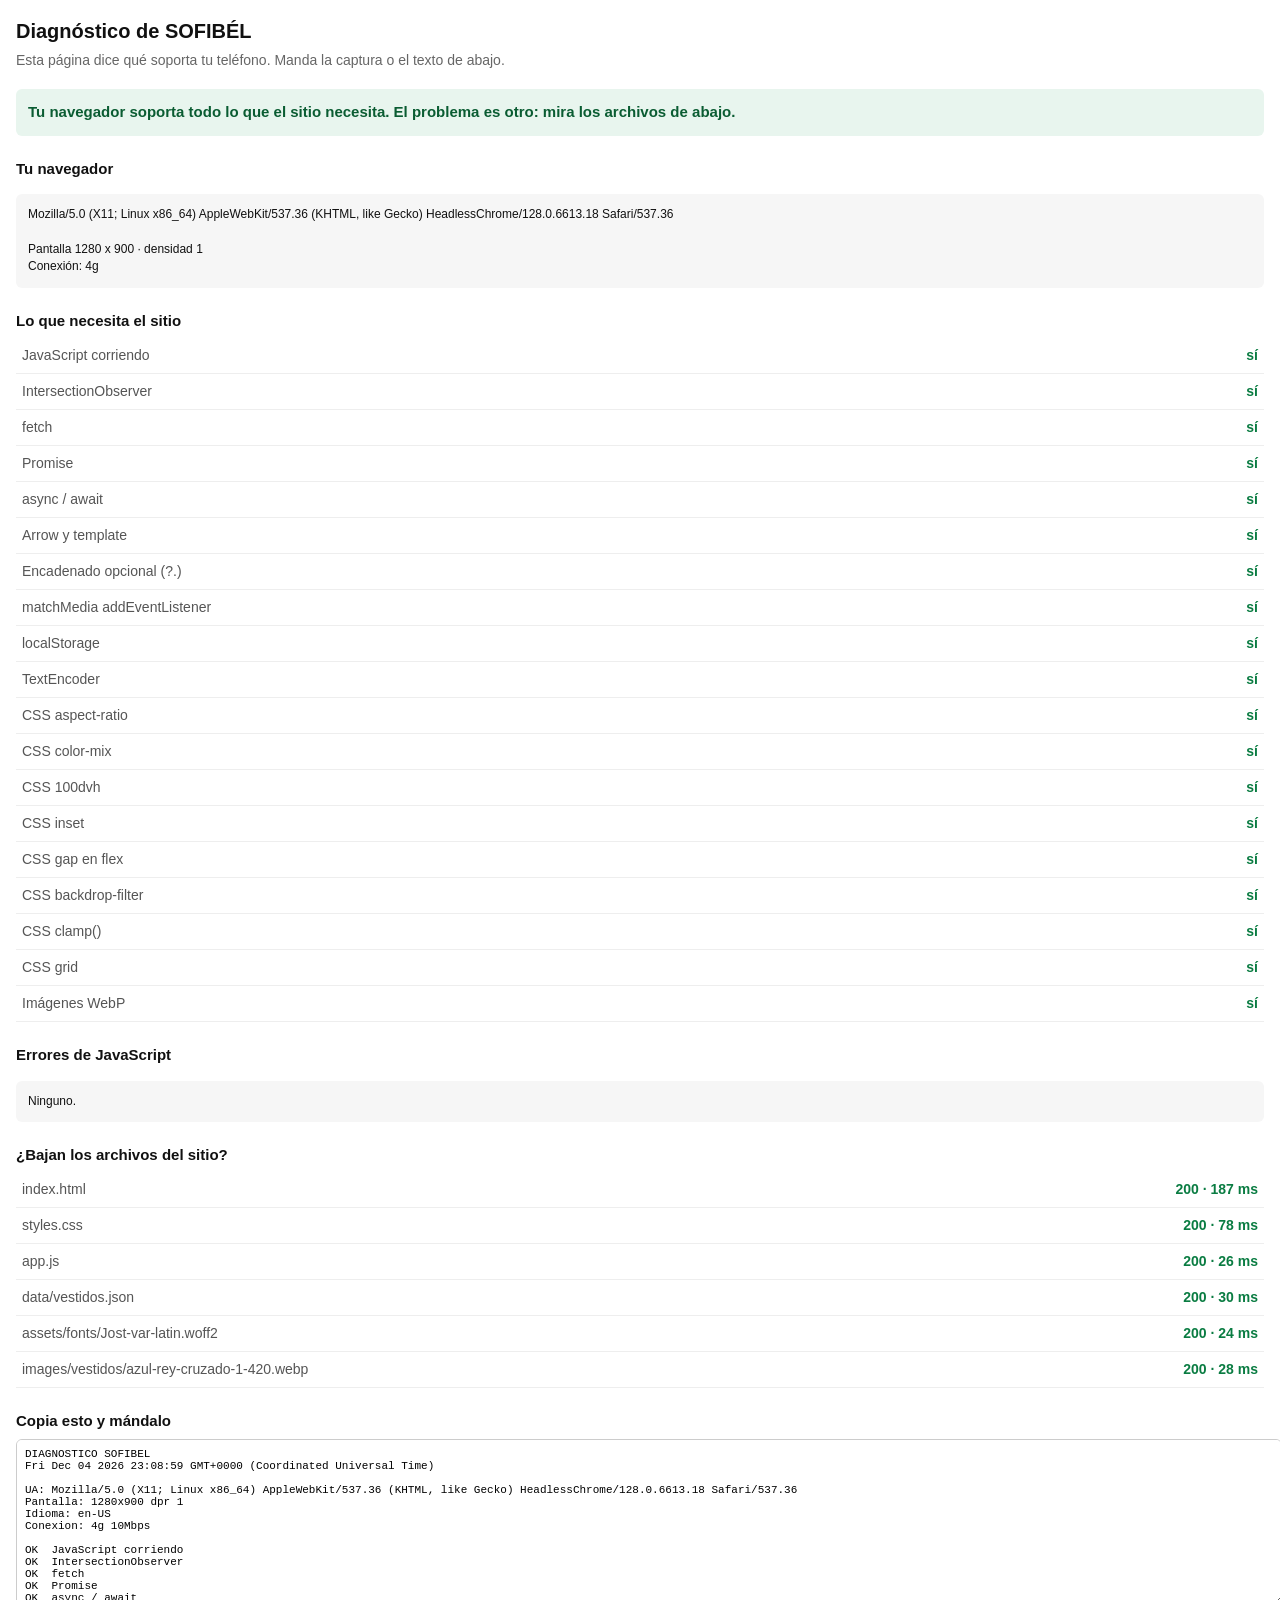
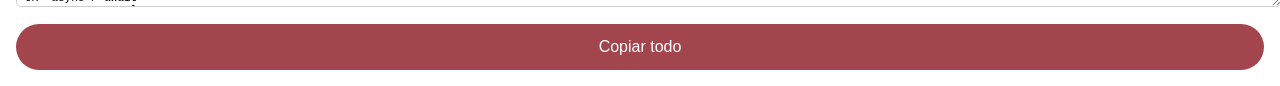
<file: diagnostico.html>
<!DOCTYPE html>
<html lang="es-MX">
<head>
<meta charset="utf-8">
<meta name="viewport" content="width=device-width, initial-scale=1">
<title>Diagnóstico · SOFIBÉL</title>
<meta name="robots" content="noindex">
<style>
  /* A propósito: sin fuentes, sin imágenes, sin nada que pueda fallar.
     Solo CSS que funciona desde 2015. */
  body { margin:0; padding:16px; background:#fff; color:#111;
         font:16px/1.5 -apple-system, BlinkMacSystemFont, "Segoe UI", Arial, sans-serif; }
  h1 { font-size:20px; margin:0 0 4px; }
  p.sub { margin:0 0 18px; color:#666; font-size:14px; }
  table { border-collapse:collapse; width:100%; font-size:14px; }
  td { padding:7px 6px; border-bottom:1px solid #eee; vertical-align:top; }
  td:first-child { color:#555; }
  td:last-child { text-align:right; font-weight:600; white-space:nowrap; }
  .si { color:#0a7c42; }
  .no { color:#b3121c; }
  .caja { background:#f6f6f6; padding:12px; border-radius:6px; font-size:12px;
          word-break:break-all; margin:14px 0; line-height:1.45; }
  h2 { font-size:15px; margin:22px 0 6px; }
  #resumen { padding:12px; border-radius:6px; margin:14px 0; font-size:15px; font-weight:600; }
  .bien { background:#e8f5ee; color:#0a5c32; }
  .mal  { background:#fdeaea; color:#8e1118; }
  textarea { width:100%; height:150px; font-family:ui-monospace,Menlo,monospace; font-size:11px;
             border:1px solid #ccc; border-radius:6px; padding:8px; }
  button { display:block; width:100%; padding:14px; margin-top:10px; font-size:16px;
           background:#a2454c; color:#fff; border:0; border-radius:999px; }
</style>
</head>
<body>

<h1>Diagnóstico de SOFIBÉL</h1>
<p class="sub">Esta página dice qué soporta tu teléfono. Manda la captura o el texto de abajo.</p>

<div id="resumen">Revisando…</div>

<h2>Tu navegador</h2>
<div class="caja" id="ua">…</div>

<h2>Lo que necesita el sitio</h2>
<table id="tabla"></table>

<h2>Errores de JavaScript</h2>
<div class="caja" id="errores">Ninguno hasta ahora.</div>

<h2>¿Bajan los archivos del sitio?</h2>
<table id="red"></table>

<h2>Copia esto y mándalo</h2>
<textarea id="texto" readonly></textarea>
<button type="button" id="copiar">Copiar todo</button>

<script>
/* Todo en ES5 a propósito: esta página tiene que correr incluso en el navegador
   más viejo, porque si ella también falla no diagnostica nada. */
(function () {
  var errores = [];
  window.onerror = function (m, f, l) {
    errores.push(m + ' (' + (f || '?').split('/').pop() + ':' + l + ')');
    pinta();
  };

  function css(prop, val) {
    try { return window.CSS && CSS.supports && CSS.supports(prop, val); } catch (e) { return false; }
  }

  var pruebas = [
    ['JavaScript corriendo', true],
    ['IntersectionObserver', 'IntersectionObserver' in window],
    ['fetch', typeof fetch === 'function'],
    ['Promise', typeof Promise === 'function'],
    ['async / await', (function () { try { new Function('return (async function(){})'); return true; } catch (e) { return false; } })()],
    ['Arrow y template', (function () { try { new Function('var a=()=>`x`;return 1'); return true; } catch (e) { return false; } })()],
    ['Encadenado opcional (?.)', (function () { try { new Function('var o={};return o?.a'); return true; } catch (e) { return false; } })()],
    ['matchMedia addEventListener', (function () {
      try { var m = window.matchMedia('(min-width:1px)'); return typeof m.addEventListener === 'function'; } catch (e) { return false; }
    })()],
    ['localStorage', (function () { try { localStorage.setItem('_t', '1'); localStorage.removeItem('_t'); return true; } catch (e) { return false; } })()],
    ['TextEncoder', typeof TextEncoder === 'function'],
    ['CSS aspect-ratio', css('aspect-ratio', '2 / 3')],
    ['CSS color-mix', css('background', 'color-mix(in srgb, red 50%, blue)')],
    ['CSS 100dvh', css('height', '100dvh')],
    ['CSS inset', css('inset', '0')],
    ['CSS gap en flex', css('gap', '1rem')],
    ['CSS backdrop-filter', css('backdrop-filter', 'blur(4px)') || css('-webkit-backdrop-filter', 'blur(4px)')],
    ['CSS clamp()', css('width', 'clamp(1rem, 5vw, 3rem)')],
    ['CSS grid', css('display', 'grid')],
    ['Imágenes WebP', null]
  ];

  var criticas = ['IntersectionObserver', 'fetch', 'Promise', 'async / await',
    'Arrow y template', 'CSS aspect-ratio', 'CSS grid'];

  function pinta() {
    var t = document.getElementById('tabla'), h = '';
    for (var i = 0; i < pruebas.length; i++) {
      var n = pruebas[i][0], v = pruebas[i][1];
      var txt = v === null ? 'probando…' : (v ? 'sí' : 'NO');
      var cl = v === null ? '' : (v ? 'si' : 'no');
      h += '<tr><td>' + n + '</td><td class="' + cl + '">' + txt + '</td></tr>';
    }
    t.innerHTML = h;

    var faltan = [];
    for (var j = 0; j < pruebas.length; j++) {
      if (pruebas[j][1] === false && criticas.indexOf(pruebas[j][0]) >= 0) faltan.push(pruebas[j][0]);
    }
    var r = document.getElementById('resumen');
    if (errores.length) {
      r.className = 'mal';
      r.innerHTML = 'Hay ' + errores.length + ' error(es) de JavaScript. Eso explica que no cargue.';
    } else if (faltan.length) {
      r.className = 'mal';
      r.innerHTML = 'Tu navegador no soporta: ' + faltan.join(', ') + '. Eso explica que no cargue.';
    } else {
      r.className = 'bien';
      r.innerHTML = 'Tu navegador soporta todo lo que el sitio necesita. El problema es otro: mira los archivos de abajo.';
    }

    document.getElementById('errores').innerHTML = errores.length ? errores.join('<br>') : 'Ninguno.';

    var out = 'DIAGNOSTICO SOFIBEL\n' + new Date().toString() + '\n\n' +
      'UA: ' + navigator.userAgent + '\n' +
      'Pantalla: ' + window.innerWidth + 'x' + window.innerHeight +
      ' dpr ' + (window.devicePixelRatio || 1) + '\n' +
      'Idioma: ' + navigator.language + '\n' +
      'Conexion: ' + (navigator.connection ? (navigator.connection.effectiveType + ' ' + navigator.connection.downlink + 'Mbps') : 'desconocida') + '\n\n';
    for (var k = 0; k < pruebas.length; k++) {
      out += (pruebas[k][1] === null ? '?' : (pruebas[k][1] ? 'OK  ' : 'NO  ')) + pruebas[k][0] + '\n';
    }
    out += '\nERRORES:\n' + (errores.length ? errores.join('\n') : 'ninguno') + '\n';
    out += '\nARCHIVOS:\n' + red.join('\n');
    document.getElementById('texto').value = out;
  }

  document.getElementById('ua').innerHTML =
    navigator.userAgent + '<br><br>Pantalla ' + window.innerWidth + ' x ' + window.innerHeight +
    ' · densidad ' + (window.devicePixelRatio || 1) +
    (navigator.connection ? '<br>Conexión: ' + navigator.connection.effectiveType : '');

  /* WebP */
  var wp = new Image();
  wp.onload = function () { pruebas[pruebas.length - 1][1] = wp.width === 1; pinta(); };
  wp.onerror = function () { pruebas[pruebas.length - 1][1] = false; pinta(); };
  wp.src = '[data-uri]';

  /* ¿bajan de verdad los archivos del sitio? */
  var red = [];
  var archivos = ['index.html', 'styles.css', 'app.js', 'data/vestidos.json',
    'assets/fonts/Jost-var-latin.woff2', 'images/vestidos/azul-rey-cruzado-1-420.webp'];
  var tr = document.getElementById('red');
  function prueba(i) {
    if (i >= archivos.length) { pinta(); return; }
    var f = archivos[i], t0 = new Date().getTime();
    var x = new XMLHttpRequest();
    x.open('GET', f + '?t=' + t0, true);
    x.onload = function () {
      var ms = new Date().getTime() - t0;
      var kb = Math.round((x.responseText ? x.responseText.length : 0) / 1024);
      red.push(f + ' -> ' + x.status + ' ' + kb + 'KB ' + ms + 'ms');
      tr.innerHTML += '<tr><td>' + f + '</td><td class="' + (x.status === 200 ? 'si' : 'no') + '">' +
        x.status + ' · ' + ms + ' ms</td></tr>';
      prueba(i + 1);
    };
    x.onerror = function () {
      red.push(f + ' -> FALLO de red');
      tr.innerHTML += '<tr><td>' + f + '</td><td class="no">falló</td></tr>';
      prueba(i + 1);
    };
    x.timeout = 15000;
    x.ontimeout = function () {
      red.push(f + ' -> se tardo mas de 15s');
      tr.innerHTML += '<tr><td>' + f + '</td><td class="no">&gt; 15 s</td></tr>';
      prueba(i + 1);
    };
    x.send();
  }
  prueba(0);

  document.getElementById('copiar').onclick = function () {
    var t = document.getElementById('texto');
    t.select();
    try { document.execCommand('copy'); this.innerHTML = 'Copiado'; }
    catch (e) { this.innerHTML = 'Selecciona el texto y copia a mano'; }
  };

  pinta();
})();
</script>
</body>
</html>
</file>
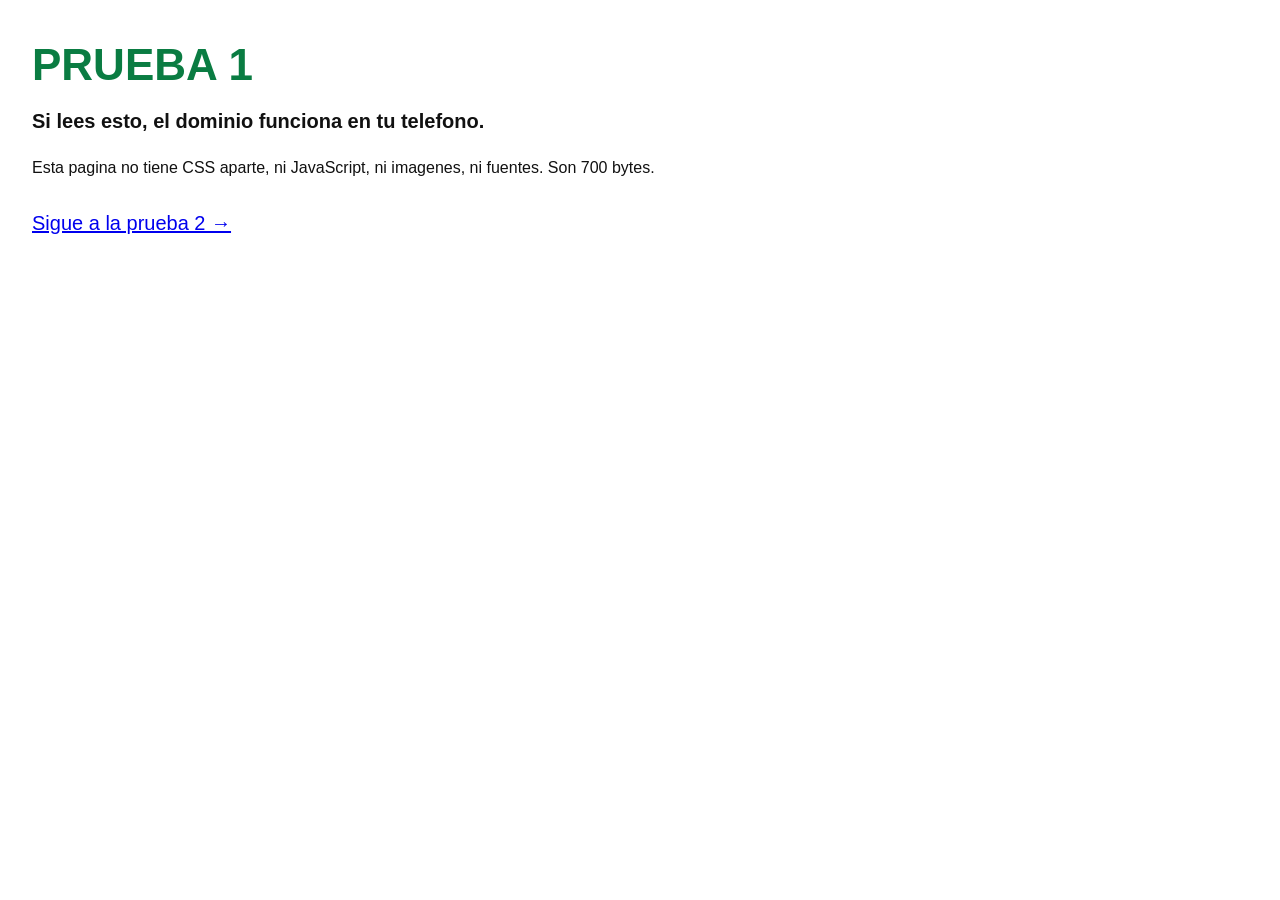
<file: t1.html>
<!DOCTYPE html><html lang="es-MX"><head><meta charset="utf-8">
<meta name="viewport" content="width=device-width,initial-scale=1">
<title>Prueba 1</title><meta name="robots" content="noindex"></head>
<body style="font:16px/1.5 -apple-system,Arial,sans-serif;padding:24px;background:#fff;color:#111">
<h1 style="font-size:44px;margin:0 0 8px;color:#0a7c42">PRUEBA 1</h1>
<p style="font-size:20px;margin:0 0 20px"><b>Si lees esto, el dominio funciona en tu telefono.</b></p>
<p>Esta pagina no tiene CSS aparte, ni JavaScript, ni imagenes, ni fuentes. Son 700 bytes.</p>
<p style="margin-top:28px"><a href="t2.html" style="font-size:20px">Sigue a la prueba 2 &rarr;</a></p>
</body></html>
</file>
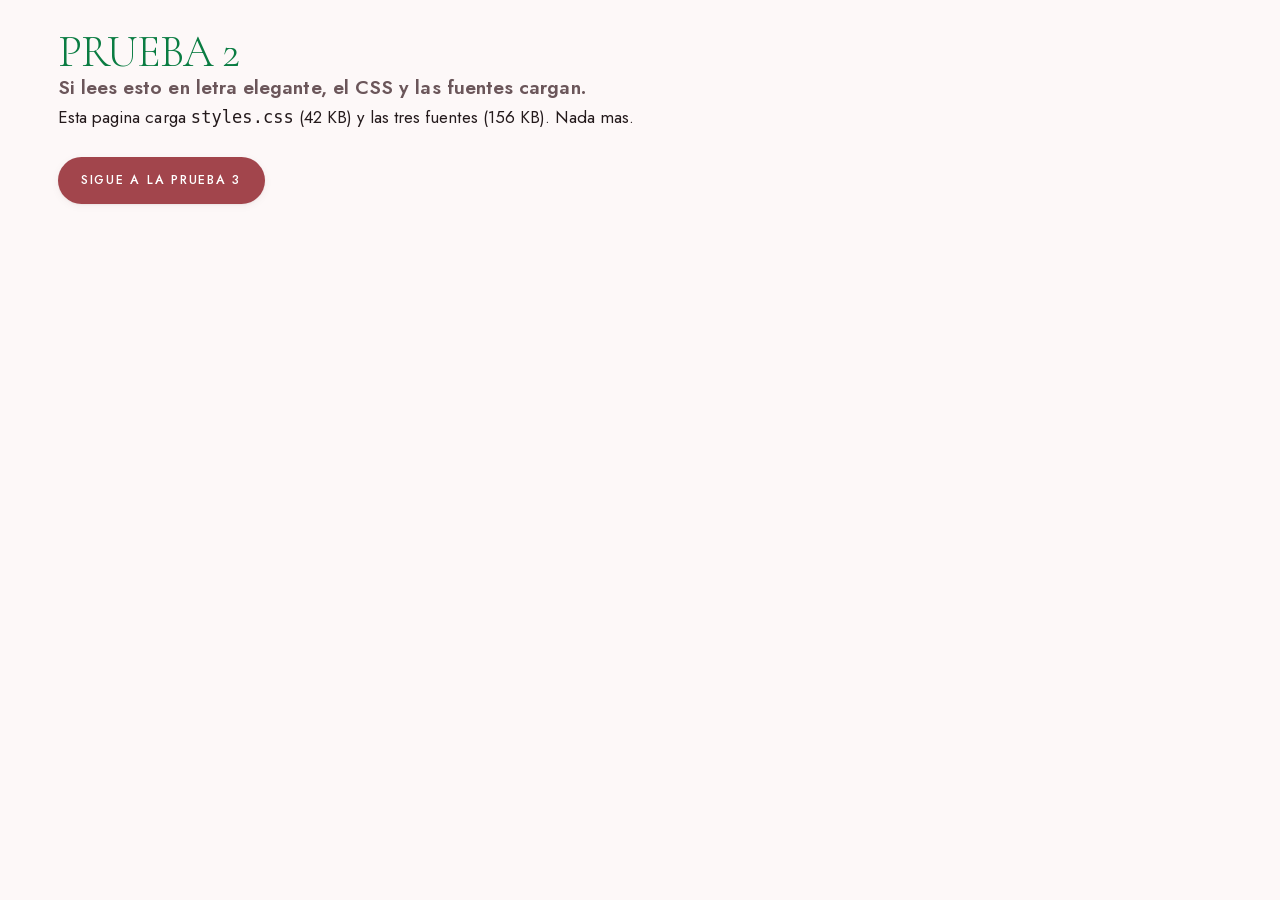
<file: t2.html>
<!DOCTYPE html><html lang="es-MX"><head><meta charset="utf-8">
<meta name="viewport" content="width=device-width,initial-scale=1">
<title>Prueba 2</title><meta name="robots" content="noindex">
<link rel="stylesheet" href="styles.css"></head>
<body><div class="env" style="padding-block:2rem">
<h1 style="font-size:44px;color:#0a7c42">PRUEBA 2</h1>
<p class="entrada"><b>Si lees esto en letra elegante, el CSS y las fuentes cargan.</b></p>
<p>Esta pagina carga <code>styles.css</code> (42 KB) y las tres fuentes (156 KB). Nada mas.</p>
<p style="margin-top:1.6rem"><a class="btn btn-primario" href="t3.html">Sigue a la prueba 3</a></p>
</div></body></html>
</file>
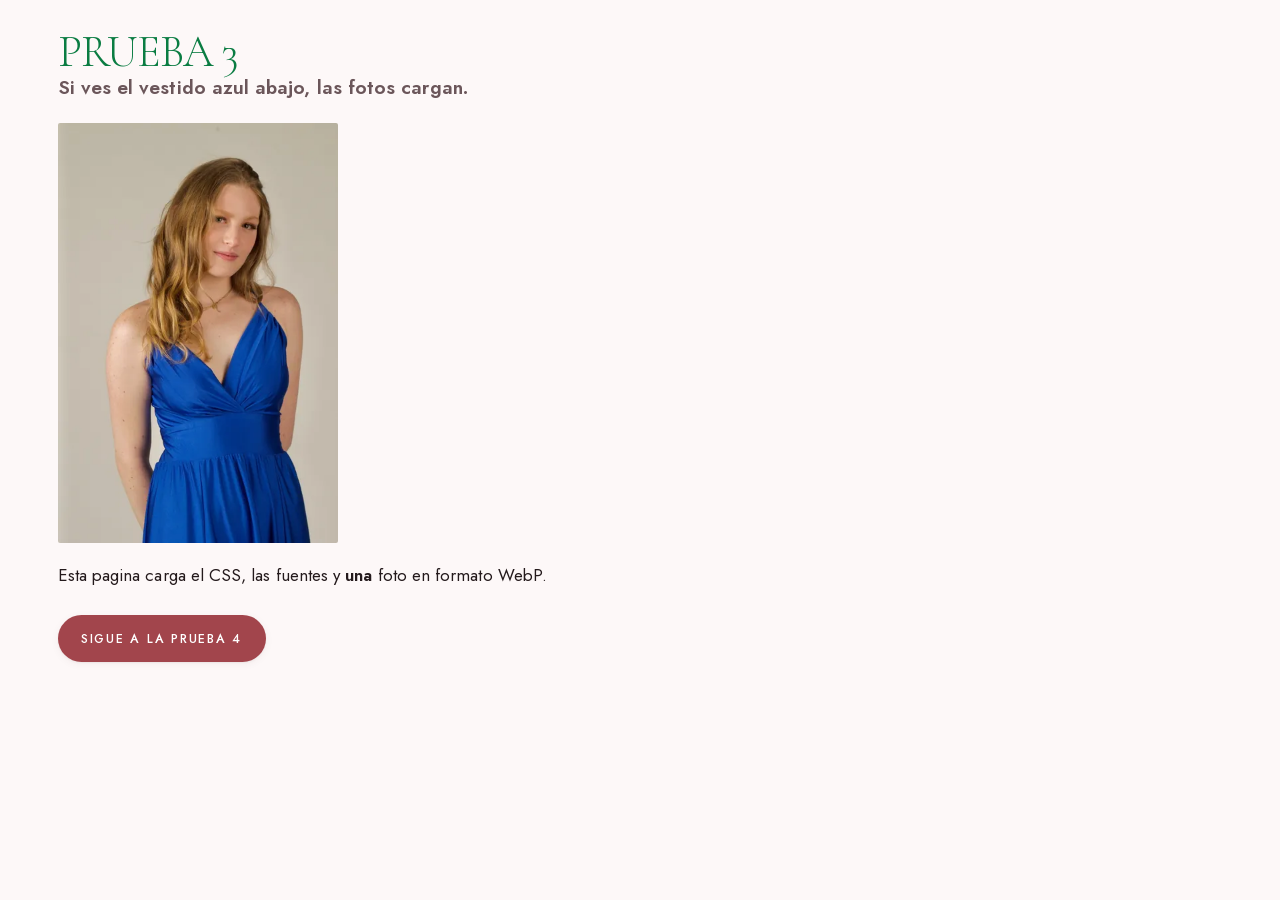
<file: t3.html>
<!DOCTYPE html><html lang="es-MX"><head><meta charset="utf-8">
<meta name="viewport" content="width=device-width,initial-scale=1">
<title>Prueba 3</title><meta name="robots" content="noindex">
<link rel="stylesheet" href="styles.css"></head>
<body><div class="env" style="padding-block:2rem">
<h1 style="font-size:44px;color:#0a7c42">PRUEBA 3</h1>
<p class="entrada"><b>Si ves el vestido azul abajo, las fotos cargan.</b></p>
<img src="images/vestidos/azul-rey-cruzado-1-420.webp" width="420" height="630"
     alt="Vestido azul rey" style="width:100%;max-width:280px;border-radius:2px;margin:1.2rem 0">
<p>Esta pagina carga el CSS, las fuentes y <b>una</b> foto en formato WebP.</p>
<p style="margin-top:1.6rem"><a class="btn btn-primario" href="t4.html">Sigue a la prueba 4</a></p>
</div></body></html>
</file>
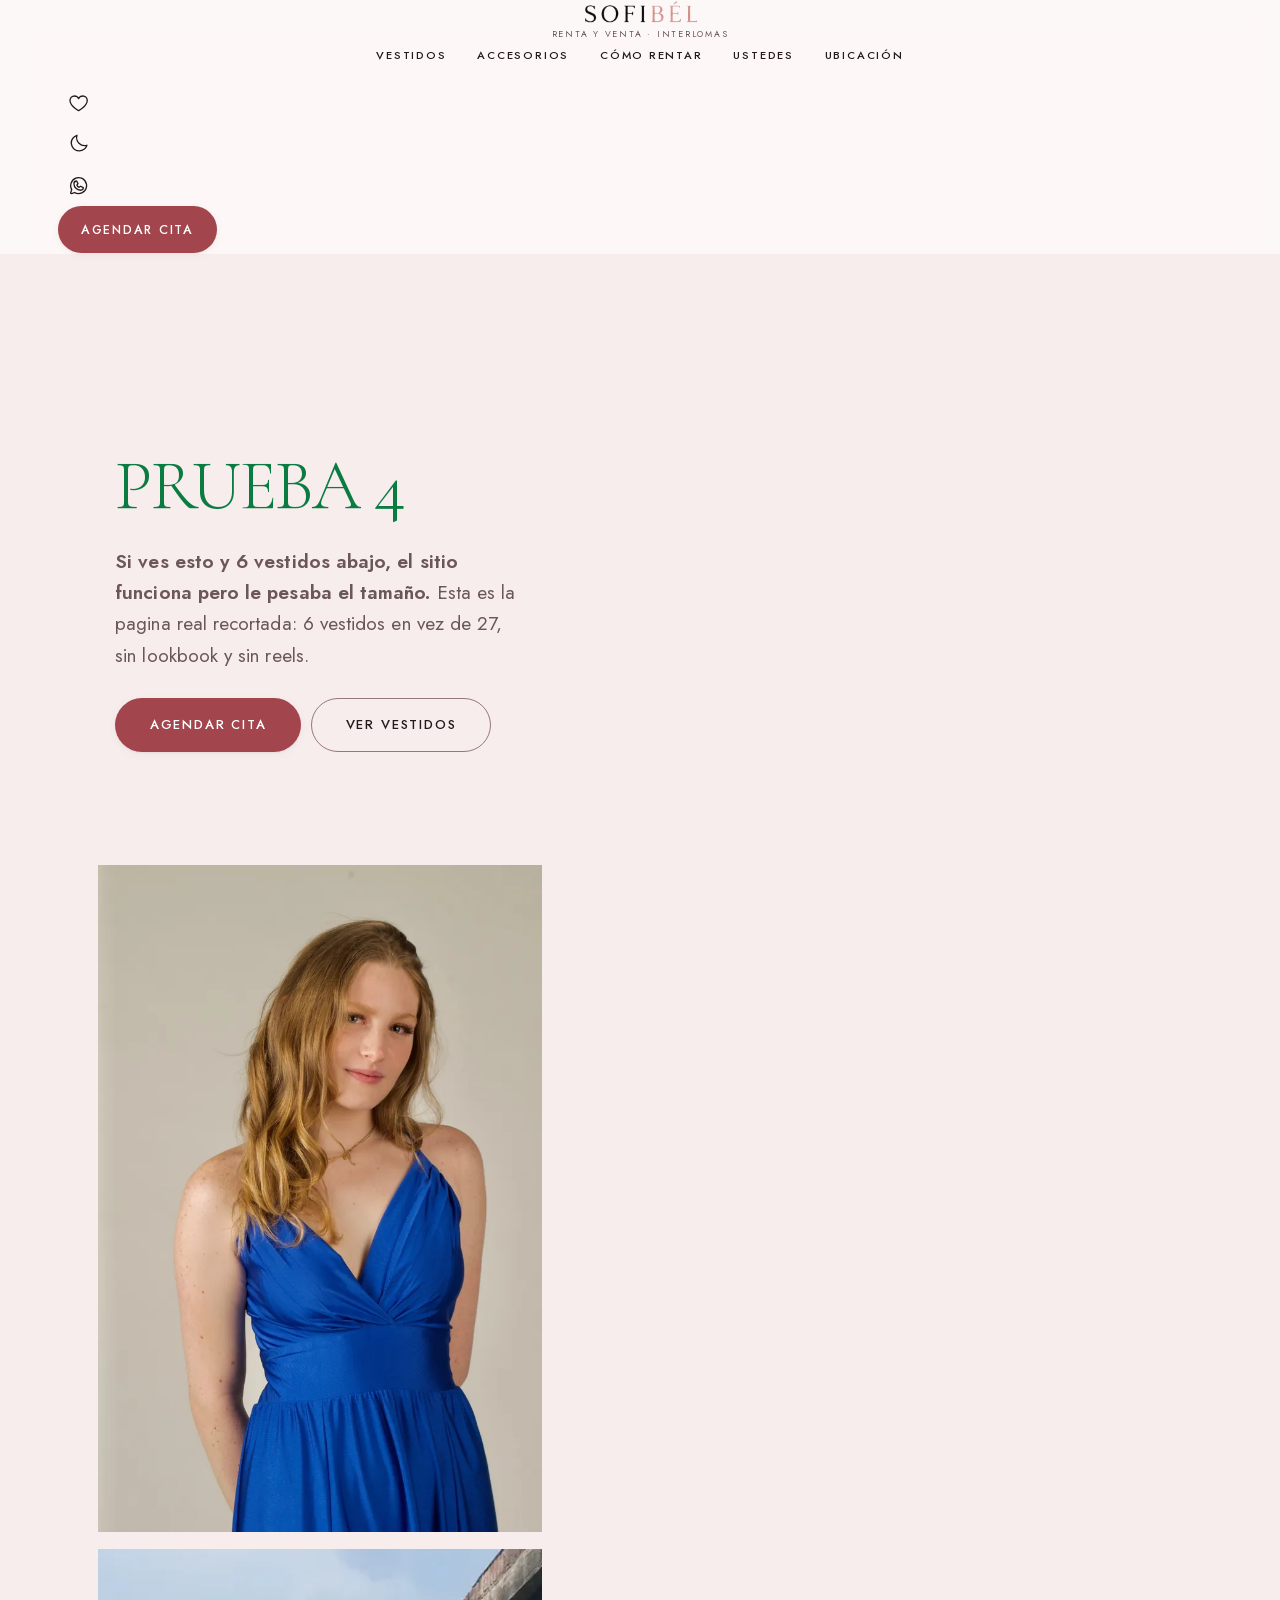
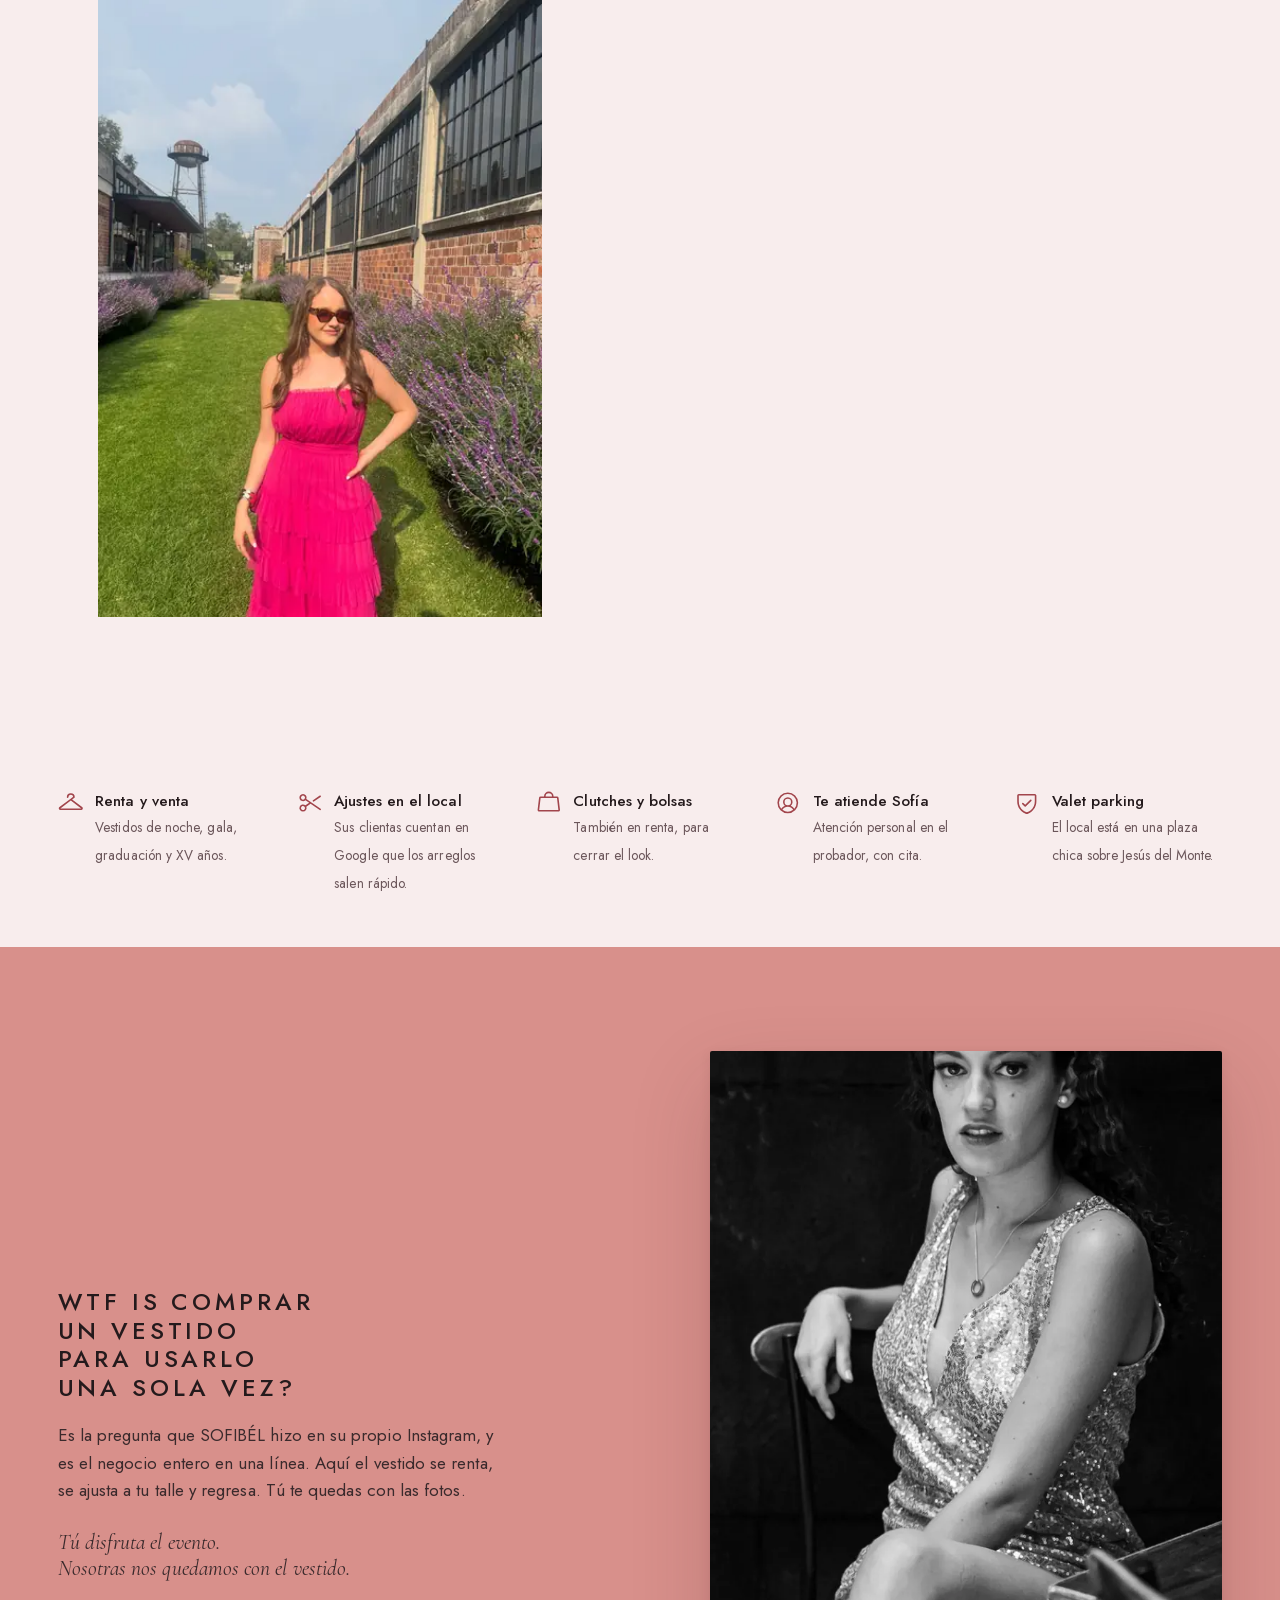
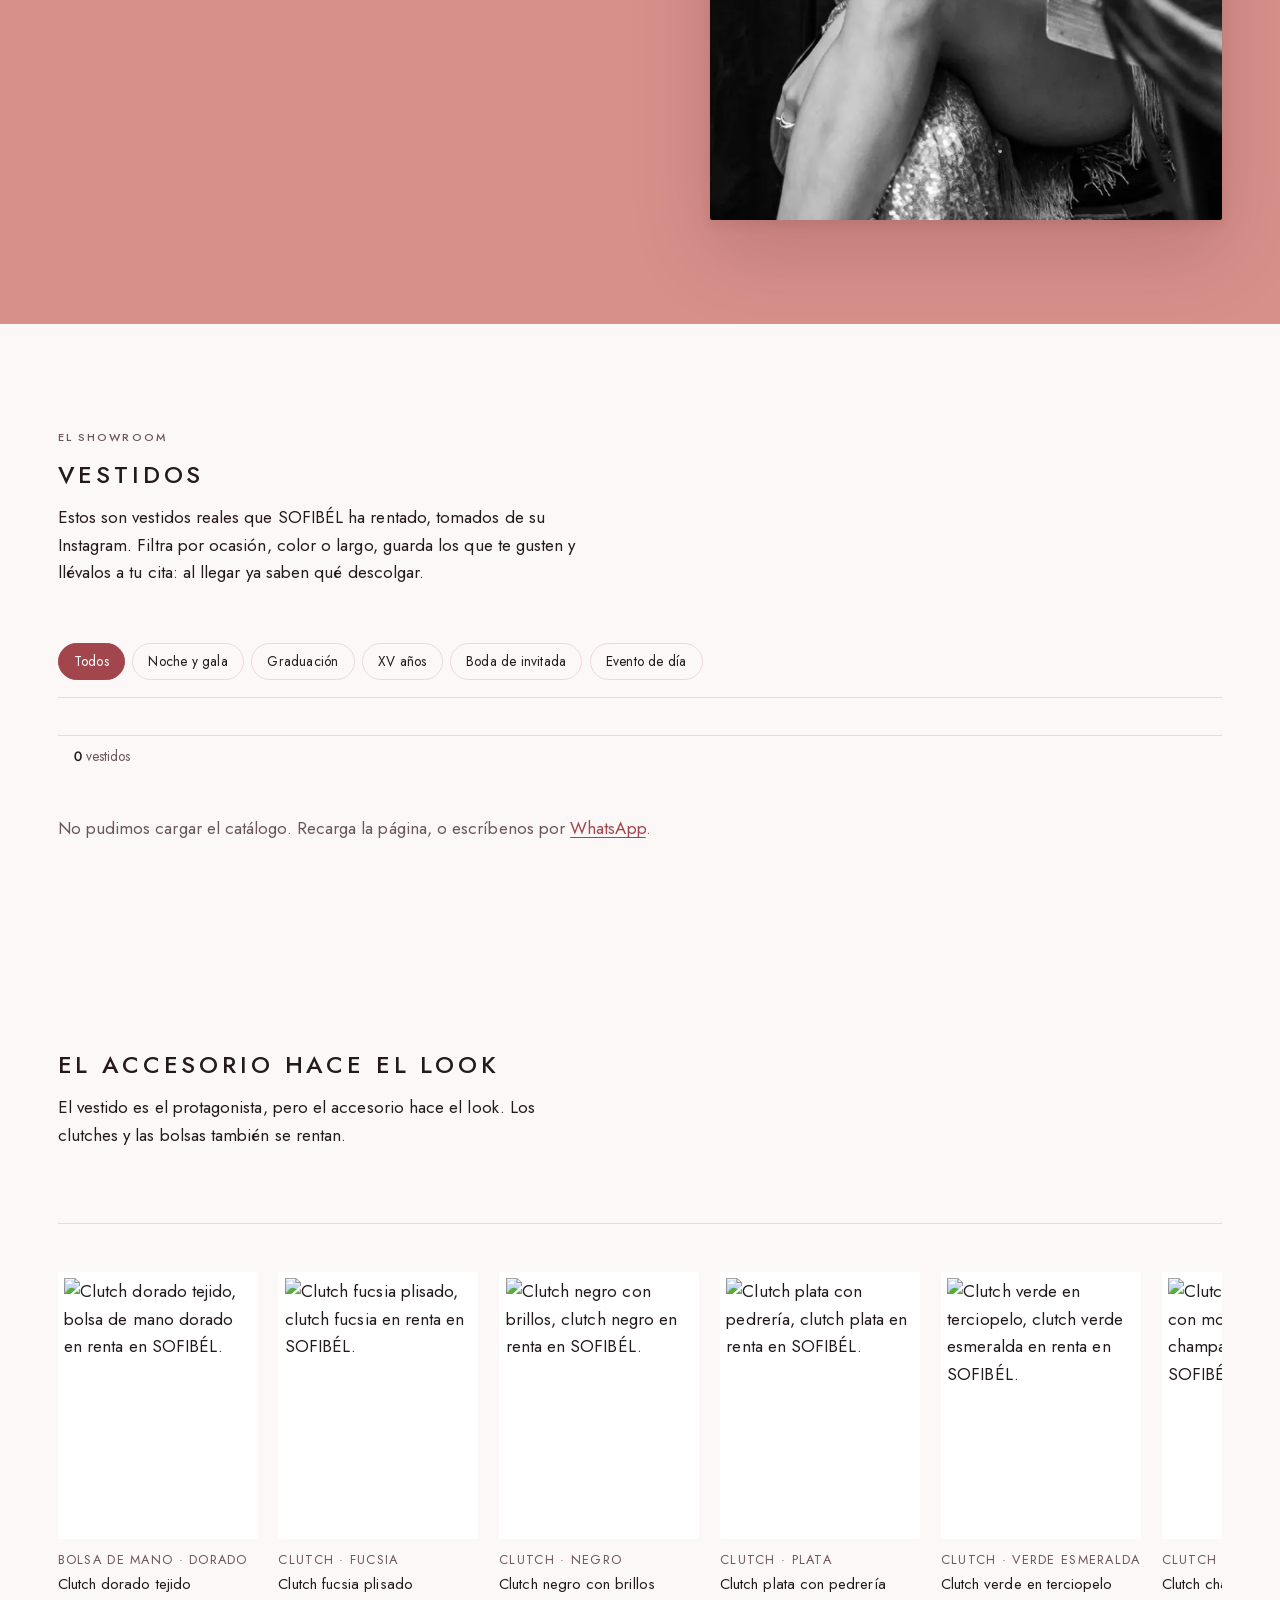
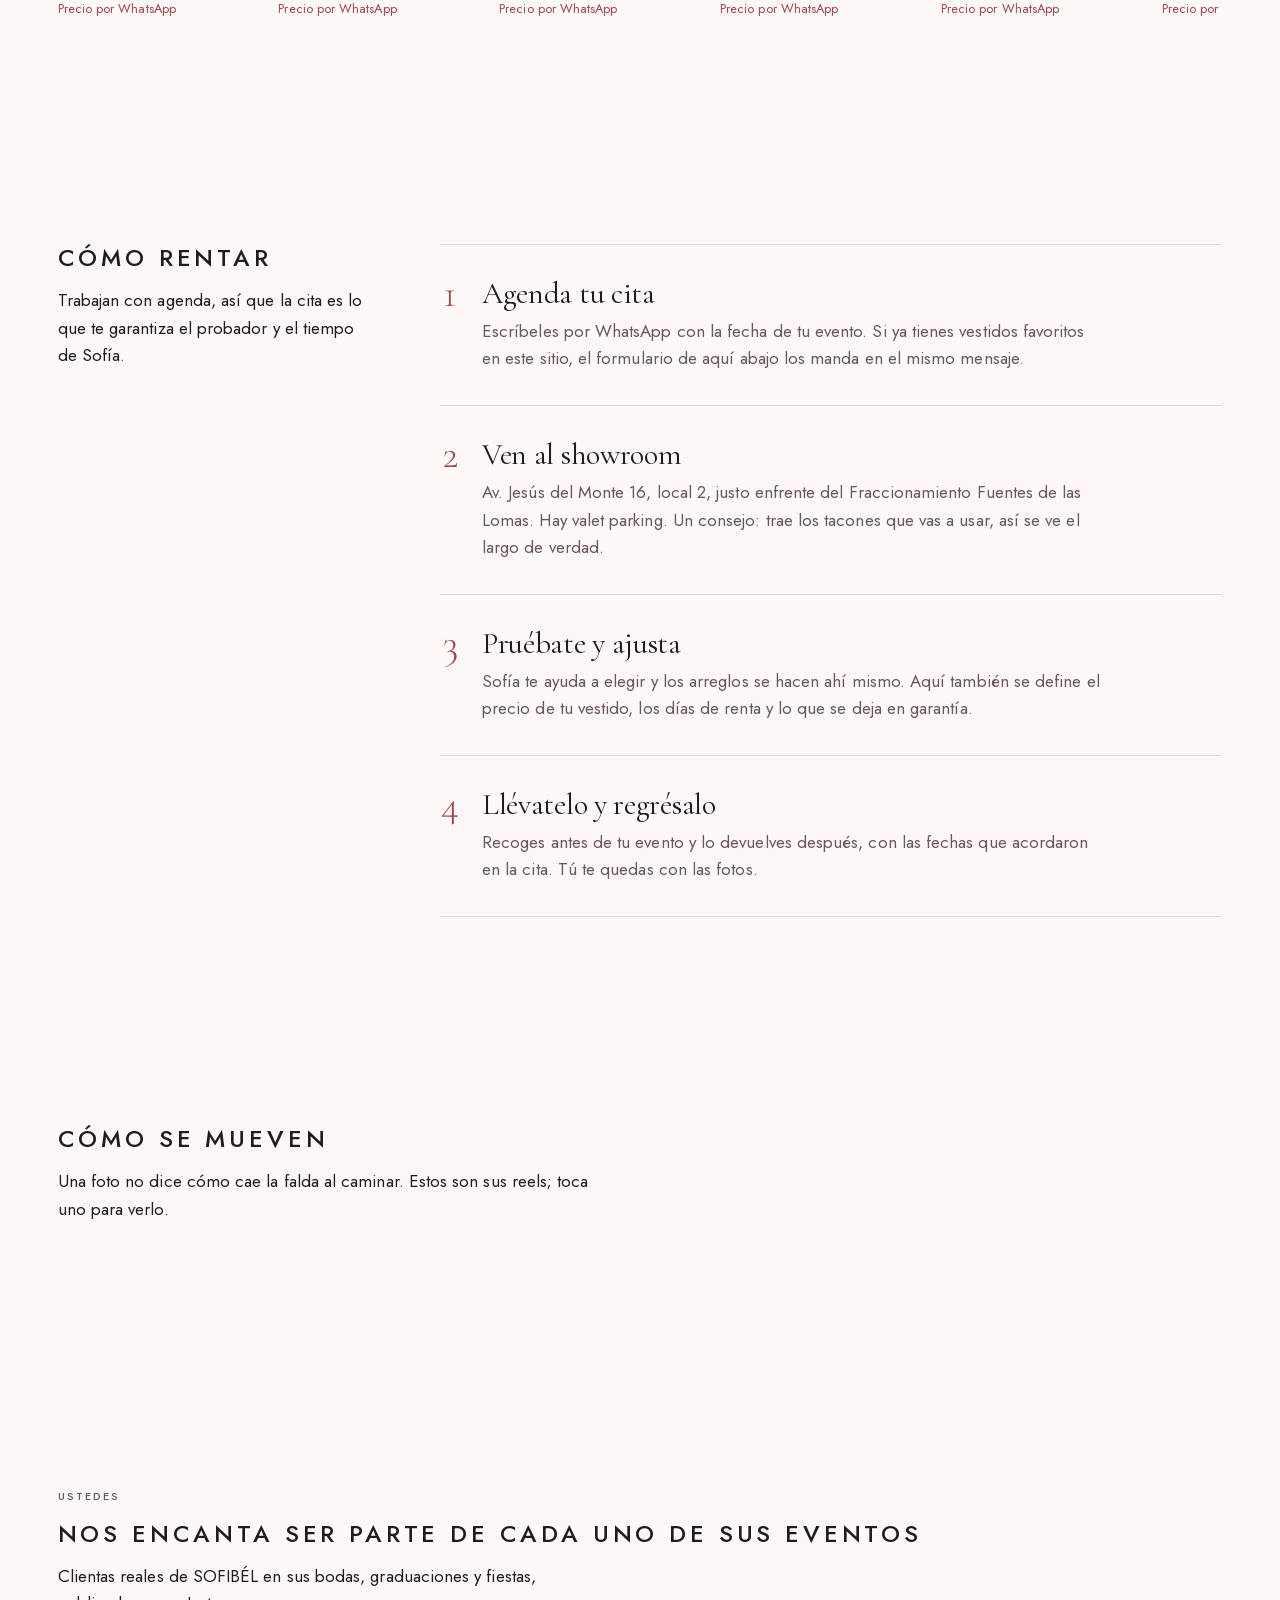
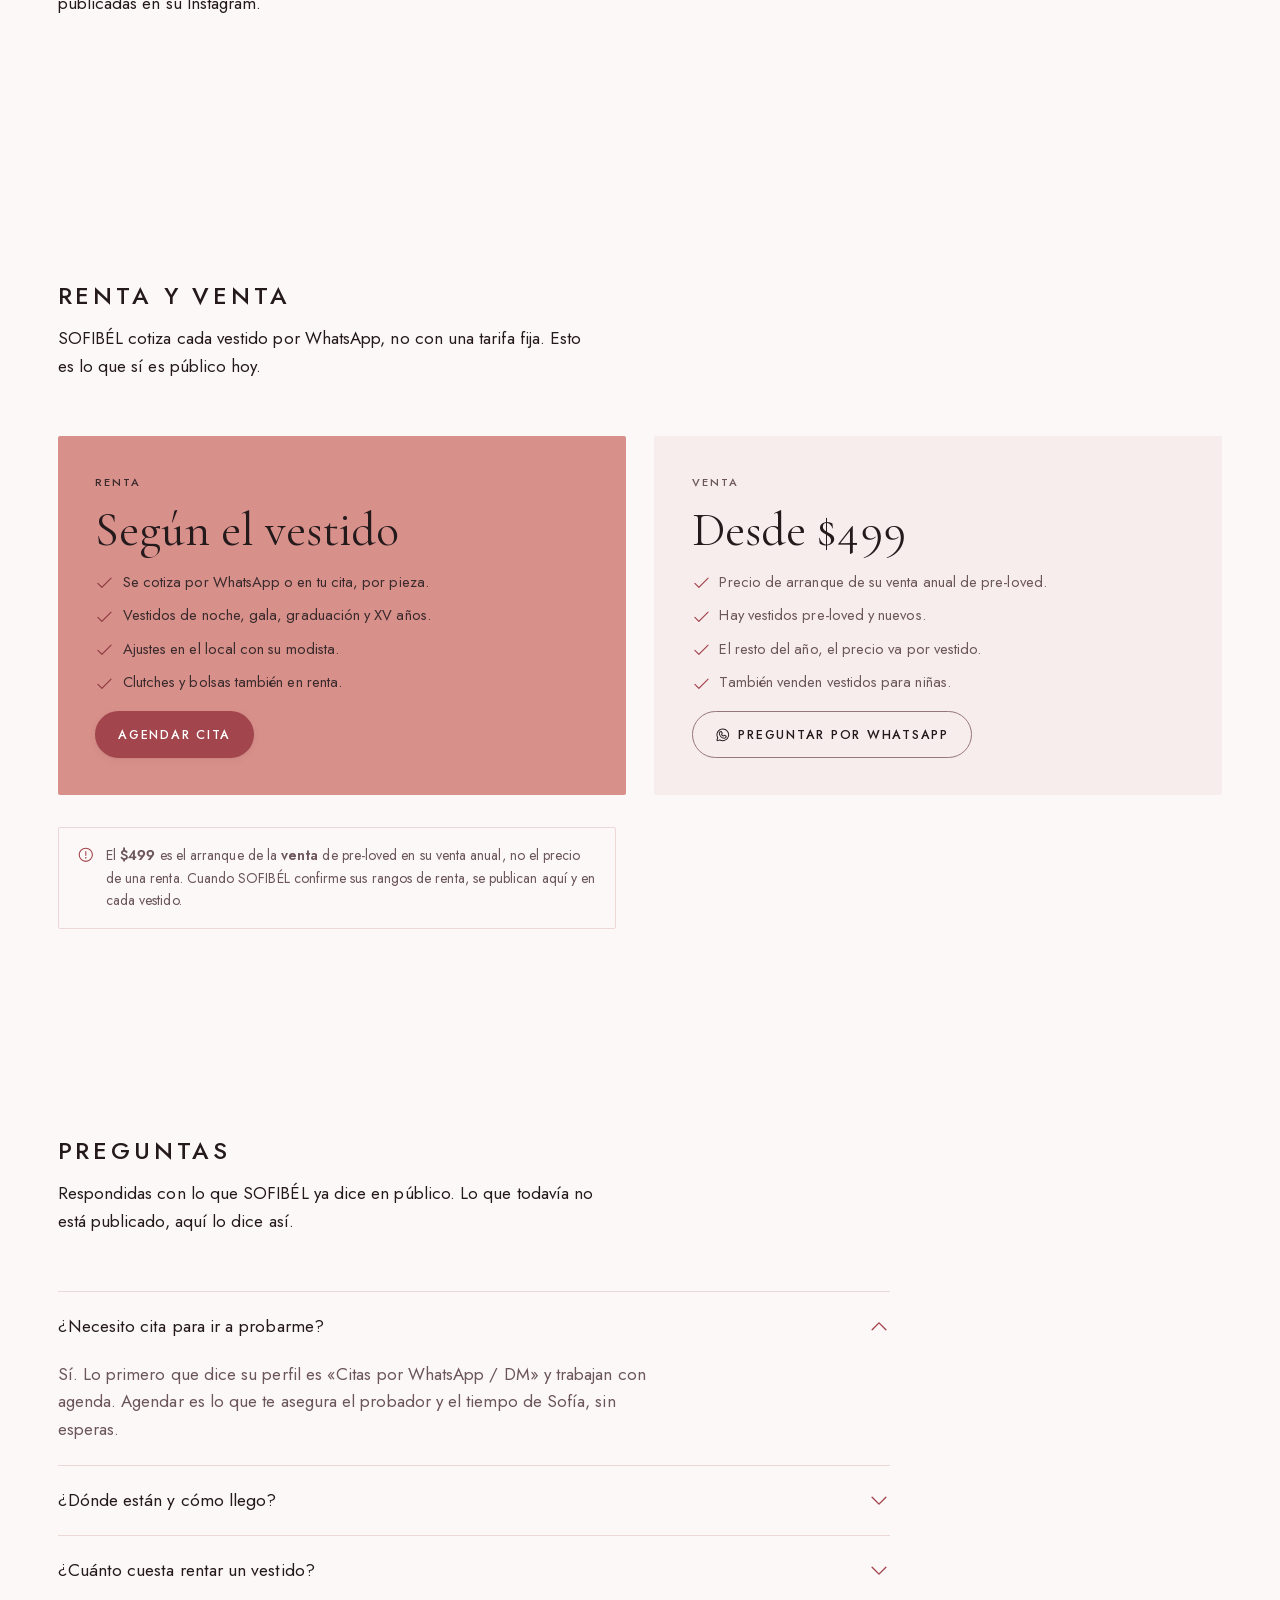
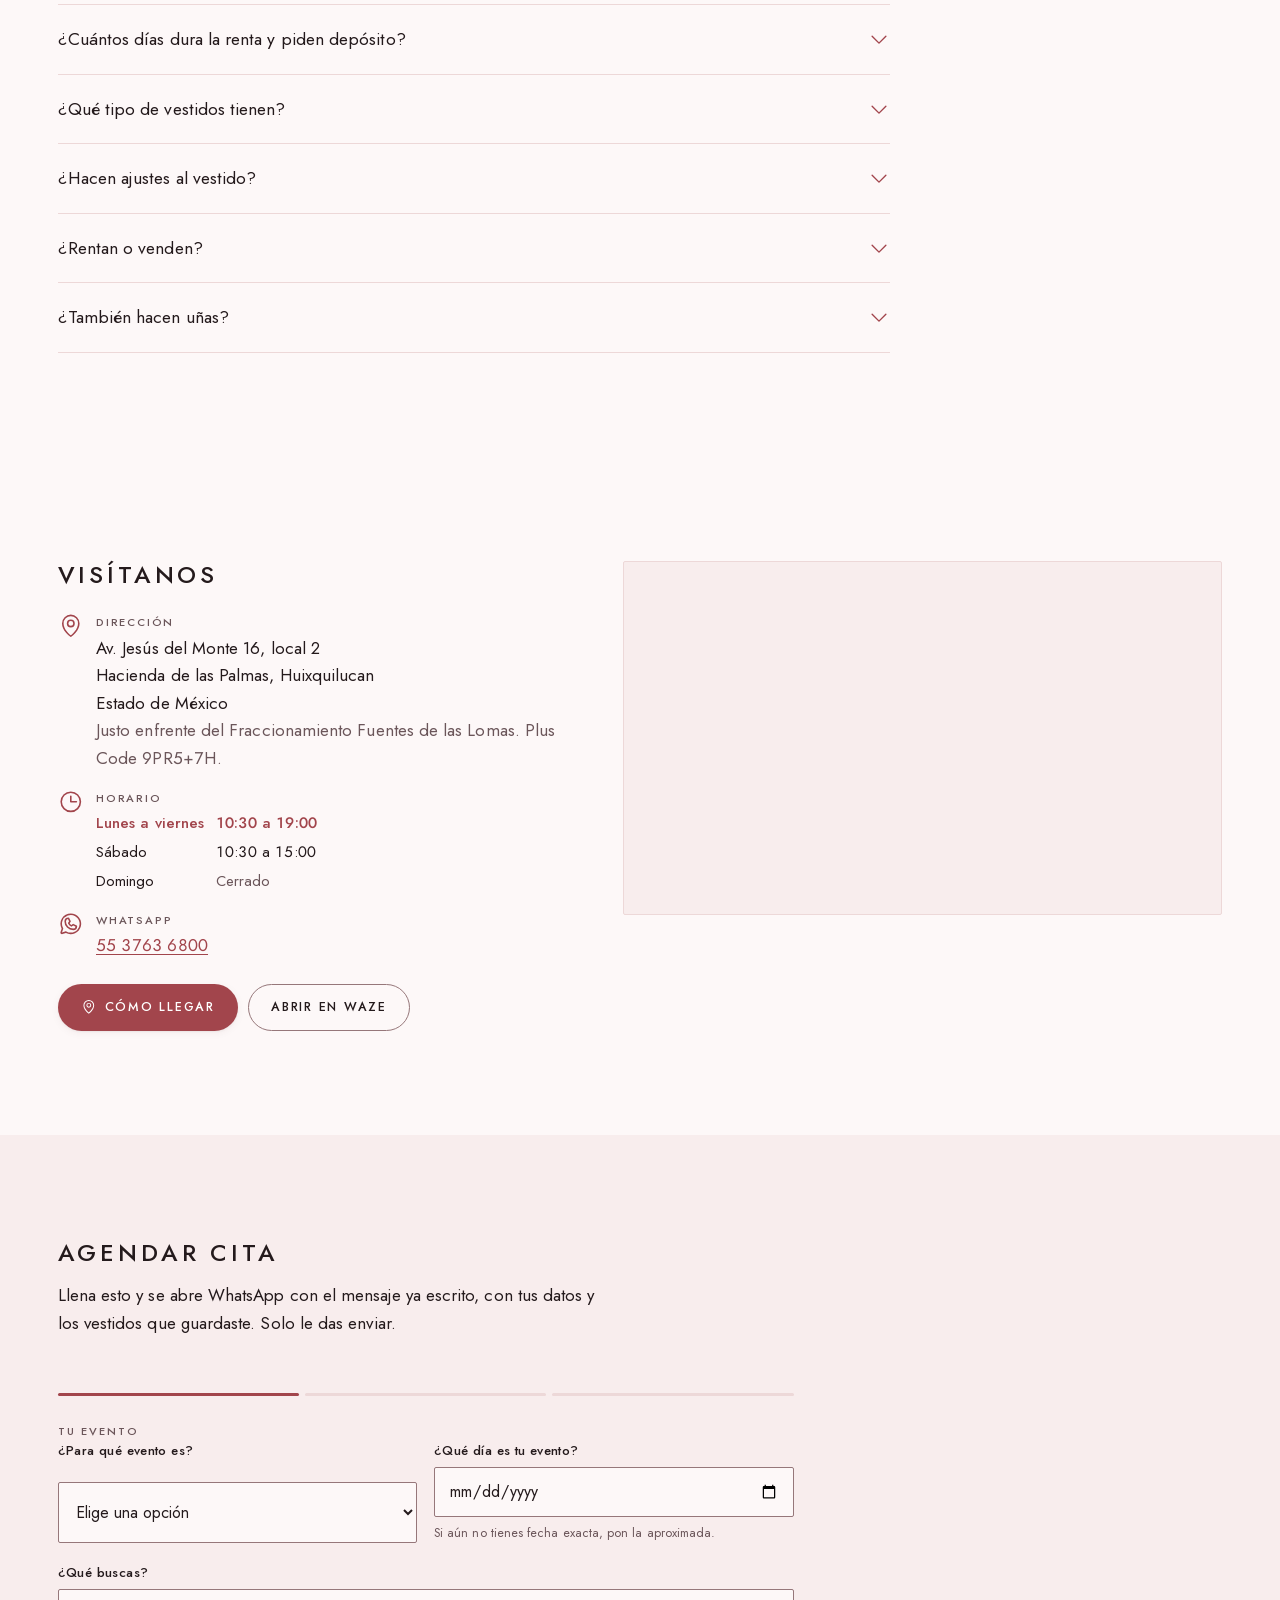
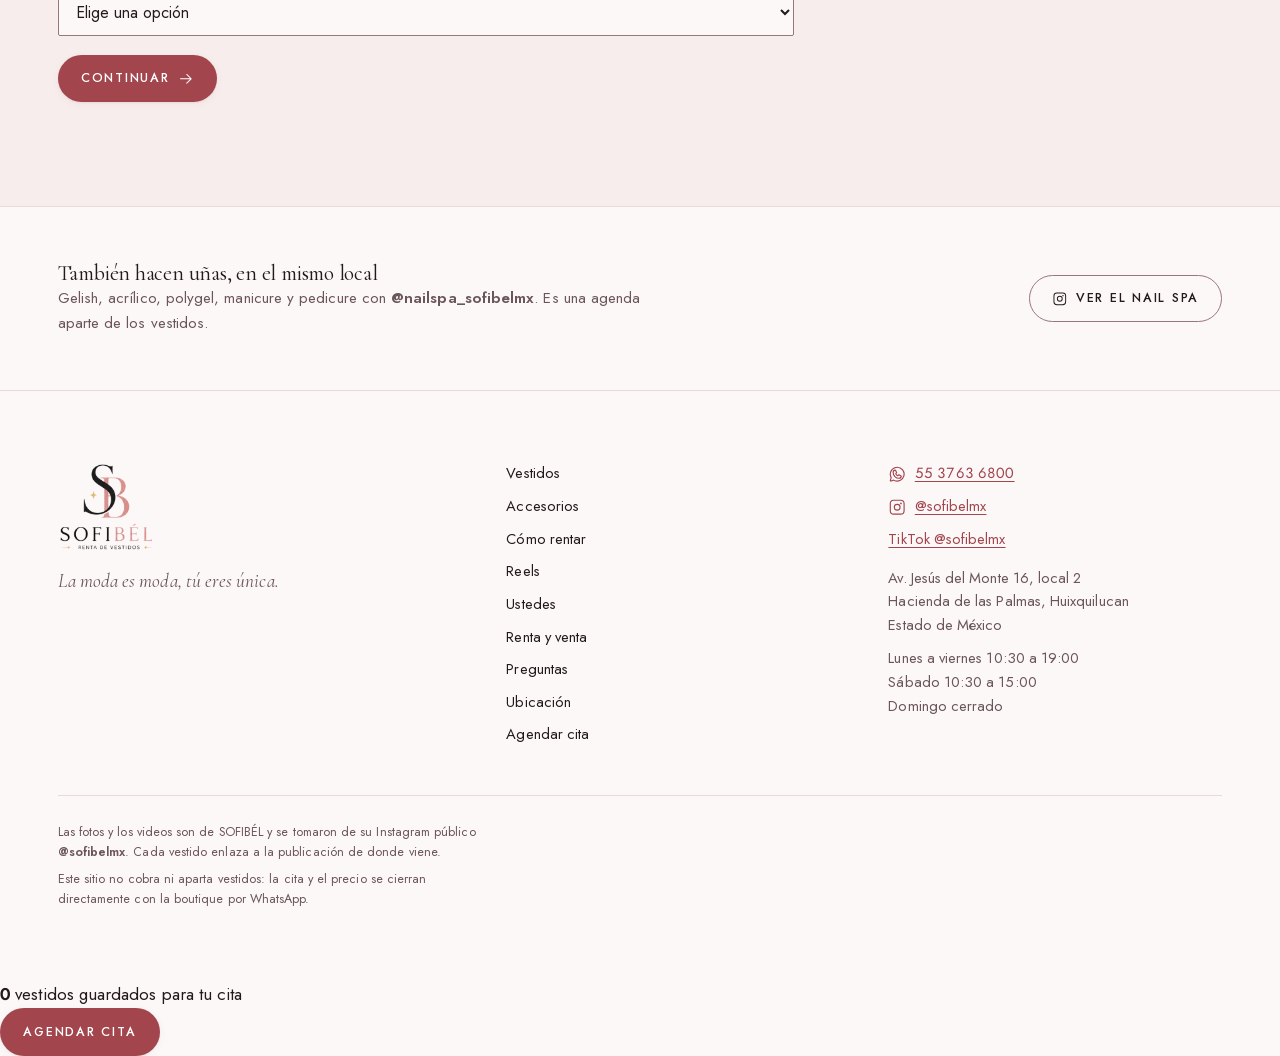
<file: t4.html>
<!DOCTYPE html>
<html lang="es-MX" class="sin-js">
<head>
<meta charset="utf-8">
<meta name="viewport" content="width=device-width, initial-scale=1">

<title>Prueba 4</title><meta name="robots" content="noindex">
<meta name="description" content="Renta y venta de vestidos de noche, gala, graduación y XV años en Interlomas, Huixquilucan. Ajustes en el local y valet parking. Agenda tu cita por WhatsApp.">
<link rel="canonical" href="https://cmartinezdj.github.io/sofibel/">
<meta name="robots" content="index,follow,max-image-preview:large">
<meta name="theme-color" content="#FDF8F8" media="(prefers-color-scheme: light)">
<meta name="theme-color" content="#171113" media="(prefers-color-scheme: dark)">
<meta name="geo.region" content="MX-MEX">
<meta name="geo.placename" content="Hacienda de las Palmas, Huixquilucan">
<meta name="geo.position" content="19.3907149;-99.2910113">
<meta name="ICBM" content="19.3907149, -99.2910113">

<meta property="og:type" content="website">
<meta property="og:locale" content="es_MX">
<meta property="og:site_name" content="SOFIBÉL">
<meta property="og:title" content="Renta de Vestidos en Interlomas | SOFIBÉL">
<meta property="og:description" content="Amamos verlas brillar. Renta y venta de vestidos de noche, gala, graduación y XV años en Interlomas. Cita por WhatsApp.">
<meta property="og:url" content="https://cmartinezdj.github.io/sofibel/">
<meta property="og:image" content="https://cmartinezdj.github.io/sofibel/assets/og.jpg">
<meta property="og:image:width" content="1200">
<meta property="og:image:height" content="630">
<meta property="og:image:alt" content="Vestidos de gala de SOFIBÉL, boutique de renta en Interlomas.">
<meta name="twitter:card" content="summary_large_image">
<meta name="twitter:title" content="Renta de Vestidos en Interlomas | SOFIBÉL">
<meta name="twitter:description" content="Renta y venta de vestidos de noche, gala, graduación y XV años en Interlomas. Cita por WhatsApp.">
<meta name="twitter:image" content="https://cmartinezdj.github.io/sofibel/assets/og.jpg">

<link rel="icon" href="assets/favicon-32.png" sizes="32x32">
<link rel="icon" href="assets/favicon-16.png" sizes="16x16">
<link rel="apple-touch-icon" href="assets/apple-touch-icon.png">
<link rel="manifest" href="manifest.webmanifest">

<link rel="preload" href="assets/fonts/CormorantGaramond-var-latin.woff2" as="font" type="font/woff2" crossorigin>
<link rel="preload" href="assets/fonts/Jost-var-latin.woff2" as="font" type="font/woff2" crossorigin>
<link rel="stylesheet" href="styles.css">
<script>
  (function () {
    var d = document.documentElement;
    d.className = d.className.replace('sin-js', '');
    try { var t = localStorage.getItem('sofibel-tema'); if (t) d.setAttribute('data-theme', t); } catch (e) {}
    /* El efecto de entrada se habilita aqui, antes de pintar, para que no haya
       parpadeo. Y se apaga solo si app.js no responde en 1.8 s: sin esta salida,
       cualquier falla de JavaScript dejaba la pagina completamente en blanco. */
    d.className += ' anima';
    window.setTimeout(function () {
      if (!window.__sofibelVivo) d.className = d.className.replace(' anima', '');
    }, 1800);
  })();
</script>
</head>

<body>
<a class="salta-al-contenido" href="#contenido">Saltar al contenido</a>
<!--SPRITE-->
<svg xmlns="http://www.w3.org/2000/svg" style="display:none" aria-hidden="true">
<symbol id="i-arrow-left" viewBox="0 0 256 256" fill="currentColor"><path d="M224,128a8,8,0,0,1-8,8H59.31l58.35,58.34a8,8,0,0,1-11.32,11.32l-72-72a8,8,0,0,1,0-11.32l72-72a8,8,0,0,1,11.32,11.32L59.31,120H216A8,8,0,0,1,224,128Z"/></symbol>
<symbol id="i-arrow-right" viewBox="0 0 256 256" fill="currentColor"><path d="M221.66,133.66l-72,72a8,8,0,0,1-11.32-11.32L196.69,136H40a8,8,0,0,1,0-16H196.69L138.34,61.66a8,8,0,0,1,11.32-11.32l72,72A8,8,0,0,1,221.66,133.66Z"/></symbol>
<symbol id="i-calendar-dots" viewBox="0 0 256 256" fill="currentColor"><path d="M208,32H184V24a8,8,0,0,0-16,0v8H88V24a8,8,0,0,0-16,0v8H48A16,16,0,0,0,32,48V208a16,16,0,0,0,16,16H208a16,16,0,0,0,16-16V48A16,16,0,0,0,208,32ZM72,48v8a8,8,0,0,0,16,0V48h80v8a8,8,0,0,0,16,0V48h24V80H48V48ZM208,208H48V96H208V208Zm-68-76a12,12,0,1,1-12-12A12,12,0,0,1,140,132Zm44,0a12,12,0,1,1-12-12A12,12,0,0,1,184,132ZM96,172a12,12,0,1,1-12-12A12,12,0,0,1,96,172Zm44,0a12,12,0,1,1-12-12A12,12,0,0,1,140,172Zm44,0a12,12,0,1,1-12-12A12,12,0,0,1,184,172Z"/></symbol>
<symbol id="i-caret-down" viewBox="0 0 256 256" fill="currentColor"><path d="M213.66,101.66l-80,80a8,8,0,0,1-11.32,0l-80-80A8,8,0,0,1,53.66,90.34L128,164.69l74.34-74.35a8,8,0,0,1,11.32,11.32Z"/></symbol>
<symbol id="i-check" viewBox="0 0 256 256" fill="currentColor"><path d="M229.66,77.66l-128,128a8,8,0,0,1-11.32,0l-56-56a8,8,0,0,1,11.32-11.32L96,188.69,218.34,66.34a8,8,0,0,1,11.32,11.32Z"/></symbol>
<symbol id="i-clock" viewBox="0 0 256 256" fill="currentColor"><path d="M128,24A104,104,0,1,0,232,128,104.11,104.11,0,0,0,128,24Zm0,192a88,88,0,1,1,88-88A88.1,88.1,0,0,1,128,216Zm64-88a8,8,0,0,1-8,8H128a8,8,0,0,1-8-8V72a8,8,0,0,1,16,0v48h48A8,8,0,0,1,192,128Z"/></symbol>
<symbol id="i-coat-hanger" viewBox="0 0 256 256" fill="currentColor"><path d="M241.57,171.2,141.33,96l23.46-17.6A8,8,0,0,0,168,72a40,40,0,1,0-80,0,8,8,0,0,0,16,0,24,24,0,0,1,47.69-3.78L123.34,89.49l-.28.21L14.43,171.2A16,16,0,0,0,24,200H232a16,16,0,0,0,9.6-28.8ZM232,184H24l104-78,104,78Z"/></symbol>
<symbol id="i-handbag-simple" viewBox="0 0 256 256" fill="currentColor"><path d="M239.89,198.12l-14.26-120a16,16,0,0,0-16-14.12H176a48,48,0,0,0-96,0H46.33a16,16,0,0,0-16,14.12l-14.26,120A16,16,0,0,0,20,210.6a16.13,16.13,0,0,0,12,5.4H223.92A16.13,16.13,0,0,0,236,210.6,16,16,0,0,0,239.89,198.12ZM128,32a32,32,0,0,1,32,32H96A32,32,0,0,1,128,32ZM32,200,46.33,80H209.75l14.17,120Z"/></symbol>
<symbol id="i-heart-fill" viewBox="0 0 256 256" fill="currentColor"><path d="M240,102c0,70-103.79,126.66-108.21,129a8,8,0,0,1-7.58,0C119.79,228.66,16,172,16,102A62.07,62.07,0,0,1,78,40c20.65,0,38.73,8.88,50,23.89C139.27,48.88,157.35,40,178,40A62.07,62.07,0,0,1,240,102Z"/></symbol>
<symbol id="i-heart" viewBox="0 0 256 256" fill="currentColor"><path d="M178,40c-20.65,0-38.73,8.88-50,23.89C116.73,48.88,98.65,40,78,40a62.07,62.07,0,0,0-62,62c0,70,103.79,126.66,108.21,129a8,8,0,0,0,7.58,0C136.21,228.66,240,172,240,102A62.07,62.07,0,0,0,178,40ZM128,214.8C109.74,204.16,32,155.69,32,102A46.06,46.06,0,0,1,78,56c19.45,0,35.78,10.36,42.6,27a8,8,0,0,0,14.8,0c6.82-16.67,23.15-27,42.6-27a46.06,46.06,0,0,1,46,46C224,155.61,146.24,204.15,128,214.8Z"/></symbol>
<symbol id="i-instagram-logo" viewBox="0 0 256 256" fill="currentColor"><path d="M128,80a48,48,0,1,0,48,48A48.05,48.05,0,0,0,128,80Zm0,80a32,32,0,1,1,32-32A32,32,0,0,1,128,160ZM176,24H80A56.06,56.06,0,0,0,24,80v96a56.06,56.06,0,0,0,56,56h96a56.06,56.06,0,0,0,56-56V80A56.06,56.06,0,0,0,176,24Zm40,152a40,40,0,0,1-40,40H80a40,40,0,0,1-40-40V80A40,40,0,0,1,80,40h96a40,40,0,0,1,40,40ZM192,76a12,12,0,1,1-12-12A12,12,0,0,1,192,76Z"/></symbol>
<symbol id="i-list" viewBox="0 0 256 256" fill="currentColor"><path d="M224,128a8,8,0,0,1-8,8H40a8,8,0,0,1,0-16H216A8,8,0,0,1,224,128ZM40,72H216a8,8,0,0,0,0-16H40a8,8,0,0,0,0,16ZM216,184H40a8,8,0,0,0,0,16H216a8,8,0,0,0,0-16Z"/></symbol>
<symbol id="i-map-pin" viewBox="0 0 256 256" fill="currentColor"><path d="M128,64a40,40,0,1,0,40,40A40,40,0,0,0,128,64Zm0,64a24,24,0,1,1,24-24A24,24,0,0,1,128,128Zm0-112a88.1,88.1,0,0,0-88,88c0,31.4,14.51,64.68,42,96.25a254.19,254.19,0,0,0,41.45,38.3,8,8,0,0,0,9.18,0A254.19,254.19,0,0,0,174,200.25c27.45-31.57,42-64.85,42-96.25A88.1,88.1,0,0,0,128,16Zm0,206c-16.53-13-72-60.75-72-118a72,72,0,0,1,144,0C200,161.23,144.53,209,128,222Z"/></symbol>
<symbol id="i-moon" viewBox="0 0 256 256" fill="currentColor"><path d="M233.54,142.23a8,8,0,0,0-8-2,88.08,88.08,0,0,1-109.8-109.8,8,8,0,0,0-10-10,104.84,104.84,0,0,0-52.91,37A104,104,0,0,0,136,224a103.09,103.09,0,0,0,62.52-20.88,104.84,104.84,0,0,0,37-52.91A8,8,0,0,0,233.54,142.23ZM188.9,190.34A88,88,0,0,1,65.66,67.11a89,89,0,0,1,31.4-26A106,106,0,0,0,96,56,104.11,104.11,0,0,0,200,160a106,106,0,0,0,14.92-1.06A89,89,0,0,1,188.9,190.34Z"/></symbol>
<symbol id="i-play" viewBox="0 0 256 256" fill="currentColor"><path d="M232.4,114.49,88.32,26.35a16,16,0,0,0-16.2-.3A15.86,15.86,0,0,0,64,39.87V216.13A15.94,15.94,0,0,0,80,232a16.07,16.07,0,0,0,8.36-2.35L232.4,141.51a15.81,15.81,0,0,0,0-27ZM80,215.94V40l143.83,88Z"/></symbol>
<symbol id="i-scissors" viewBox="0 0 256 256" fill="currentColor"><path d="M157.73,113.13A8,8,0,0,1,159.82,102L227.48,55.7a8,8,0,0,1,9,13.21l-67.67,46.3a7.92,7.92,0,0,1-4.51,1.4A8,8,0,0,1,157.73,113.13Zm80.87,85.09a8,8,0,0,1-11.12,2.08L136,137.7,93.49,166.78a36,36,0,1,1-9-13.19L121.83,128,84.44,102.41a35.86,35.86,0,1,1,9-13.19l143,97.87A8,8,0,0,1,238.6,198.22ZM80,180a20,20,0,1,0-5.86,14.14A19.85,19.85,0,0,0,80,180ZM74.14,90.13a20,20,0,1,0-28.28,0A19.85,19.85,0,0,0,74.14,90.13Z"/></symbol>
<symbol id="i-shield-check" viewBox="0 0 256 256" fill="currentColor"><path d="M208,40H48A16,16,0,0,0,32,56v56c0,52.72,25.52,84.67,46.93,102.19,23.06,18.86,46,25.26,47,25.53a8,8,0,0,0,4.2,0c1-.27,23.91-6.67,47-25.53C198.48,196.67,224,164.72,224,112V56A16,16,0,0,0,208,40Zm0,72c0,37.07-13.66,67.16-40.6,89.42A129.3,129.3,0,0,1,128,223.62a128.25,128.25,0,0,1-38.92-21.81C61.82,179.51,48,149.3,48,112l0-56,160,0ZM82.34,141.66a8,8,0,0,1,11.32-11.32L112,148.69l50.34-50.35a8,8,0,0,1,11.32,11.32l-56,56a8,8,0,0,1-11.32,0Z"/></symbol>
<symbol id="i-sun" viewBox="0 0 256 256" fill="currentColor"><path d="M120,40V16a8,8,0,0,1,16,0V40a8,8,0,0,1-16,0Zm72,88a64,64,0,1,1-64-64A64.07,64.07,0,0,1,192,128Zm-16,0a48,48,0,1,0-48,48A48.05,48.05,0,0,0,176,128ZM58.34,69.66A8,8,0,0,0,69.66,58.34l-16-16A8,8,0,0,0,42.34,53.66Zm0,116.68-16,16a8,8,0,0,0,11.32,11.32l16-16a8,8,0,0,0-11.32-11.32ZM192,72a8,8,0,0,0,5.66-2.34l16-16a8,8,0,0,0-11.32-11.32l-16,16A8,8,0,0,0,192,72Zm5.66,114.34a8,8,0,0,0-11.32,11.32l16,16a8,8,0,0,0,11.32-11.32ZM48,128a8,8,0,0,0-8-8H16a8,8,0,0,0,0,16H40A8,8,0,0,0,48,128Zm80,80a8,8,0,0,0-8,8v24a8,8,0,0,0,16,0V216A8,8,0,0,0,128,208Zm112-88H216a8,8,0,0,0,0,16h24a8,8,0,0,0,0-16Z"/></symbol>
<symbol id="i-user-circle" viewBox="0 0 256 256" fill="currentColor"><path d="M128,24A104,104,0,1,0,232,128,104.11,104.11,0,0,0,128,24ZM74.08,197.5a64,64,0,0,1,107.84,0,87.83,87.83,0,0,1-107.84,0ZM96,120a32,32,0,1,1,32,32A32,32,0,0,1,96,120Zm97.76,66.41a79.66,79.66,0,0,0-36.06-28.75,48,48,0,1,0-59.4,0,79.66,79.66,0,0,0-36.06,28.75,88,88,0,1,1,131.52,0Z"/></symbol>
<symbol id="i-warning-circle" viewBox="0 0 256 256" fill="currentColor"><path d="M128,24A104,104,0,1,0,232,128,104.11,104.11,0,0,0,128,24Zm0,192a88,88,0,1,1,88-88A88.1,88.1,0,0,1,128,216Zm-8-80V80a8,8,0,0,1,16,0v56a8,8,0,0,1-16,0Zm20,36a12,12,0,1,1-12-12A12,12,0,0,1,140,172Z"/></symbol>
<symbol id="i-whatsapp-logo" viewBox="0 0 256 256" fill="currentColor"><path d="M187.58,144.84l-32-16a8,8,0,0,0-8,.5l-14.69,9.8a40.55,40.55,0,0,1-16-16l9.8-14.69a8,8,0,0,0,.5-8l-16-32A8,8,0,0,0,104,64a40,40,0,0,0-40,40,88.1,88.1,0,0,0,88,88,40,40,0,0,0,40-40A8,8,0,0,0,187.58,144.84ZM152,176a72.08,72.08,0,0,1-72-72A24,24,0,0,1,99.29,80.46l11.48,23L101,118a8,8,0,0,0-.73,7.51,56.47,56.47,0,0,0,30.15,30.15A8,8,0,0,0,138,155l14.61-9.74,23,11.48A24,24,0,0,1,152,176ZM128,24A104,104,0,0,0,36.18,176.88L24.83,210.93a16,16,0,0,0,20.24,20.24l34.05-11.35A104,104,0,1,0,128,24Zm0,192a87.87,87.87,0,0,1-44.06-11.81,8,8,0,0,0-6.54-.67L40,216,52.47,178.6a8,8,0,0,0-.66-6.54A88,88,0,1,1,128,216Z"/></symbol>
<symbol id="i-x" viewBox="0 0 256 256" fill="currentColor"><path d="M205.66,194.34a8,8,0,0,1-11.32,11.32L128,139.31,61.66,205.66a8,8,0,0,1-11.32-11.32L116.69,128,50.34,61.66A8,8,0,0,1,61.66,50.34L128,116.69l66.34-66.35a8,8,0,0,1,11.32,11.32L139.31,128Z"/></symbol>
</svg>
<!--/SPRITE-->

<!-- ====================================================== navegación -->
<header class="nav" id="nav">
  <div class="env">
    <a class="marca" href="#inicio" aria-label="SOFIBÉL, inicio">
      <img class="logo-claro" src="assets/wordmark-solo.webp" alt="SOFIBÉL" width="364" height="82" loading="lazy" fetchpriority="high">
      <img class="logo-oscuro" src="assets/wordmark-solo-dark.webp" alt="SOFIBÉL" width="364" height="82" loading="lazy">
      <span class="bajada">Renta y venta · Interlomas</span>
    </a>

    <nav class="nav-enlaces" aria-label="Secciones">
      <a href="#vestidos">Vestidos</a>
      <a href="#accesorios">Accesorios</a>
      <a href="#como-rentar">Cómo rentar</a>
      <a href="#ustedes">Ustedes</a>
      <a href="#ubicacion">Ubicación</a>
    </nav>

    <div class="nav-acciones">
      <button class="btn-icono" id="ver-favoritos" type="button" aria-label="Ver mis favoritos">
        <svg class="icono" aria-hidden="true"><use href="#i-heart"></use></svg>
        <span class="contador-favoritos num" id="cuenta-favoritos" hidden>0</span>
      </button>
      <button class="btn-icono" id="cambiar-tema" type="button" aria-label="Cambiar entre modo claro y oscuro">
        <svg class="icono claro-icono" aria-hidden="true"><use href="#i-moon"></use></svg>
        <svg class="icono oscuro-icono" aria-hidden="true" hidden><use href="#i-sun"></use></svg>
      </button>
      <a class="btn-icono" id="wa-directo" href="#" aria-label="Escribir por WhatsApp">
        <svg class="icono" aria-hidden="true"><use href="#i-whatsapp-logo"></use></svg>
      </a>
      <a class="btn btn-primario" href="#cita">Agendar cita</a>
      <button class="btn-icono" id="abrir-menu" type="button" aria-label="Abrir menú" aria-expanded="false">
        <svg class="icono" aria-hidden="true"><use href="#i-list"></use></svg>
      </button>
    </div>
  </div>
</header>

<div class="menu-movil" id="menu-movil" hidden>
  <button class="btn-icono" id="cerrar-menu" type="button" aria-label="Cerrar menú">
    <svg class="icono" aria-hidden="true"><use href="#i-x"></use></svg>
  </button>
  <a href="#vestidos">Vestidos</a>
  <a href="#accesorios">Accesorios</a>
  <a href="#como-rentar">Cómo rentar</a>
  <a href="#reels">Reels</a>
  <a href="#ustedes">Ustedes</a>
  <a href="#precios">Precios</a>
  <a href="#preguntas">Preguntas</a>
  <a href="#ubicacion">Ubicación</a>
  <a class="btn btn-primario btn-grande" href="#cita">Agendar cita</a>
</div>

<main id="contenido">

<!-- ====================================================== portada -->
<section class="portada" id="inicio">
  <div class="env">
    <div class="portada-copia">
      <h1 style="color:#0a7c42">PRUEBA 4</h1>
      <p class="entrada"><b>Si ves esto y 6 vestidos abajo, el sitio funciona pero le pesaba el tamaño.</b> Esta es la pagina real recortada: 6 vestidos en vez de 27, sin lookbook y sin reels.</p>
      <div class="portada-ctas">
        <a class="btn btn-primario btn-grande" href="#cita">Agendar cita</a>
        <a class="btn btn-secundario btn-grande" href="#vestidos">Ver vestidos</a>
      </div>
    </div>

    <div class="portada-fotos" aria-hidden="false">
      <figure class="f1">
        <img src="images/vestidos/azul-rey-cruzado-1-1080.webp"
             srcset="images/vestidos/azul-rey-cruzado-1-420.webp 420w,
                     images/vestidos/azul-rey-cruzado-1-720.webp 720w,
                     images/vestidos/azul-rey-cruzado-1-1080.webp 1080w"
             sizes="(min-width: 60rem) 34vw, 62vw"
             width="1080" height="1620" fetchpriority="high" decoding="async"
             alt="Vestido largo azul rey de escote cruzado, del catálogo de SOFIBÉL.">
      </figure>
      <figure class="f2">
        <img src="images/vestidos/rosa-mexicano-tul-1-720.webp"
             srcset="images/vestidos/rosa-mexicano-tul-1-420.webp 420w,
                     images/vestidos/rosa-mexicano-tul-1-720.webp 720w"
             sizes="(min-width: 60rem) 22vw, 42vw"
             width="720" height="1080" loading="lazy" decoding="async"
             alt="Vestido largo rosa mexicano de tul en capas, en una boda.">
      </figure>
    </div>
  </div>
</section>

<!-- ====================================================== garantías -->
<section class="garantias" aria-label="Lo que incluye la boutique">
  <div class="env">
    <ul class="escalona">
      <li style="--i:0">
        <svg class="icono icono-lg" aria-hidden="true"><use href="#i-coat-hanger"></use></svg>
        <div><b>Renta y venta</b><span>Vestidos de noche, gala, graduación y XV años.</span></div>
      </li>
      <li style="--i:1">
        <svg class="icono icono-lg" aria-hidden="true"><use href="#i-scissors"></use></svg>
        <div><b>Ajustes en el local</b><span>Sus clientas cuentan en Google que los arreglos salen rápido.</span></div>
      </li>
      <li style="--i:2">
        <svg class="icono icono-lg" aria-hidden="true"><use href="#i-handbag-simple"></use></svg>
        <div><b>Clutches y bolsas</b><span>También en renta, para cerrar el look.</span></div>
      </li>
      <li style="--i:3">
        <svg class="icono icono-lg" aria-hidden="true"><use href="#i-user-circle"></use></svg>
        <div><b>Te atiende Sofía</b><span>Atención personal en el probador, con cita.</span></div>
      </li>
      <li style="--i:4">
        <svg class="icono icono-lg" aria-hidden="true"><use href="#i-shield-check"></use></svg>
        <div><b>Valet parking</b><span>El local está en una plaza chica sobre Jesús del Monte.</span></div>
      </li>
    </ul>
  </div>
</section>

<!-- ====================================================== manifiesto -->
<section class="manifiesto">
  <div class="env">
    <div class="revela">
      <h2>wtf is comprar un vestido para usarlo una sola vez?</h2>
      <p style="margin-top:1.2rem">Es la pregunta que SOFIBÉL hizo en su propio Instagram, y es el negocio entero en una línea.
        Aquí el vestido se renta, se ajusta a tu talle y regresa. Tú te quedas con las fotos.</p>
      <p class="firma" style="margin-top:1.6rem">Tú disfruta el evento.<br>Nosotras nos quedamos con el vestido.</p>
    </div>
    <figure class="revela">
      <img src="images/vestidos/manifiesto-1-720.webp"
           srcset="images/vestidos/manifiesto-1-420.webp 420w, images/vestidos/manifiesto-1-720.webp 720w"
           sizes="(min-width: 56rem) 40vw, 88vw"
           width="720" height="1080" loading="lazy" decoding="async"
           alt="Retrato editorial en blanco y negro de una clienta con vestido corto de lentejuela de SOFIBÉL.">
    </figure>
  </div>
</section>

<!-- ====================================================== catálogo -->
<section id="vestidos">
  <div class="env">
    <div class="cabecera-seccion revela">
      <p class="rotulo">El showroom</p>
      <h2>Vestidos</h2>
      <p>Estos son vestidos reales que SOFIBÉL ha rentado, tomados de su Instagram. Filtra por ocasión, color o largo,
        guarda los que te gusten y llévalos a tu cita: al llegar ya saben qué descolgar.</p>
    </div>

    <div class="filtros revela">
      <div class="fila-chips" id="chips-ocasion" role="group" aria-label="Filtrar por ocasión">
        <!--CHIPS-->
<button class="chip" type="button" aria-pressed="true" data-f="ocasion" data-v="">Todos</button>
<button class="chip" type="button" aria-pressed="false" data-f="ocasion" data-v="noche">Noche y gala</button>
<button class="chip" type="button" aria-pressed="false" data-f="ocasion" data-v="graduacion">Graduación</button>
<button class="chip" type="button" aria-pressed="false" data-f="ocasion" data-v="xv">XV años</button>
<button class="chip" type="button" aria-pressed="false" data-f="ocasion" data-v="boda">Boda de invitada</button>
<button class="chip" type="button" aria-pressed="false" data-f="ocasion" data-v="dia">Evento de día</button>
      <!--/CHIPS-->
      </div>
      <div class="barra-filtros">
        <div class="fila-chips" id="chips-color" role="group" aria-label="Filtrar por color"></div>
      </div>
      <div class="barra-filtros">
        <div class="fila-chips" id="chips-largo" role="group" aria-label="Filtrar por largo y tela"></div>
        <p class="conteo" id="conteo" aria-live="polite"><b class="num">0</b> vestidos</p>
        <button class="btn btn-fantasma" id="limpiar-filtros" type="button" hidden>
          <svg class="icono" aria-hidden="true"><use href="#i-x"></use></svg> Quitar filtros
        </button>
      </div>
    </div>

    <div class="rejilla" id="rejilla-vestidos">
      <!--CATALOGO--><article class="pieza" data-id="azul-rey-cruzado"
      data-ocasion="noche graduacion dia" data-color="Azul rey"
      data-largo="Largo" data-tela="Satín" data-rev="images/vestidos/azul-rey-cruzado-2-1080.webp" data-rev-set="images/vestidos/azul-rey-cruzado-2-420.webp 420w, images/vestidos/azul-rey-cruzado-2-720.webp 720w, images/vestidos/azul-rey-cruzado-2-1080.webp 1080w">
    <a class="pieza-boton" href="https://www.instagram.com/p/DXcl1MqlMDS/" data-abre="azul-rey-cruzado">
      <span class="pieza-foto">
        <img src="images/vestidos/azul-rey-cruzado-1-1080.webp" srcset="images/vestidos/azul-rey-cruzado-1-420.webp 420w, images/vestidos/azul-rey-cruzado-1-720.webp 720w, images/vestidos/azul-rey-cruzado-1-1080.webp 1080w" sizes="(min-width:64rem) 20vw, (min-width:40rem) 30vw, 46vw" width="1080" height="1620" alt="Azul rey, escote cruzado, vestido azul rey en renta en SOFIBÉL." decoding="async" class="frente" fetchpriority="high">
      </span>
      <span class="pieza-pie">
        <span class="nombre">Azul rey, escote cruzado</span>
        <span class="meta">Largo · Satín · Azul rey</span>
        <span class="sin-precio">Precio por WhatsApp</span>
      </span>
    </a>
  </article>
<article class="pieza" data-id="verde-esmeralda-tul"
      data-ocasion="noche graduacion" data-color="Verde esmeralda"
      data-largo="Largo" data-tela="Tul">
    <a class="pieza-boton" href="https://www.instagram.com/p/Day00i0BYo8/" data-abre="verde-esmeralda-tul">
      <span class="pieza-foto">
        <img src="images/vestidos/verde-esmeralda-tul-1-720.webp" srcset="images/vestidos/verde-esmeralda-tul-1-420.webp 420w, images/vestidos/verde-esmeralda-tul-1-720.webp 720w" sizes="(min-width:64rem) 20vw, (min-width:40rem) 30vw, 46vw" width="720" height="1080" alt="Verde esmeralda en tul, vestido verde esmeralda en renta en SOFIBÉL." decoding="async" class="frente" fetchpriority="high">
      </span>
      <span class="pieza-pie">
        <span class="nombre">Verde esmeralda en tul</span>
        <span class="meta">Largo · Tul · Verde esmeralda</span>
        <span class="sin-precio">Precio por WhatsApp</span>
      </span>
    </a>
  </article>
<article class="pieza" data-id="menta-lentejuela"
      data-ocasion="xv graduacion dia" data-color="Menta"
      data-largo="Largo" data-tela="Lentejuela">
    <a class="pieza-boton" href="https://www.instagram.com/p/DcKWiMKsfFx/" data-abre="menta-lentejuela">
      <span class="pieza-foto">
        <img src="images/vestidos/menta-lentejuela-1-720.webp" srcset="images/vestidos/menta-lentejuela-1-420.webp 420w, images/vestidos/menta-lentejuela-1-720.webp 720w" sizes="(min-width:64rem) 20vw, (min-width:40rem) 30vw, 46vw" width="720" height="1080" alt="Menta con corpiño de lentejuela, vestido menta en renta en SOFIBÉL." decoding="async" class="frente" fetchpriority="high">
      </span>
      <span class="pieza-pie">
        <span class="nombre">Menta con corpiño de lentejuela</span>
        <span class="meta">Largo · Lentejuela · Menta</span>
        <span class="sin-precio">Precio por WhatsApp</span>
      </span>
    </a>
  </article>
<article class="pieza" data-id="terracota-halter"
      data-ocasion="noche boda" data-color="Terracota"
      data-largo="Largo" data-tela="Satín">
    <a class="pieza-boton" href="https://www.instagram.com/p/DYikSvXvkyq/" data-abre="terracota-halter">
      <span class="pieza-foto">
        <img src="images/vestidos/terracota-halter-1-420.webp" srcset="images/vestidos/terracota-halter-1-420.webp 420w" sizes="(min-width:64rem) 20vw, (min-width:40rem) 30vw, 46vw" width="420" height="630" alt="Terracota satinado, halter, vestido terracota en renta en SOFIBÉL." decoding="async" class="frente" fetchpriority="high">
      </span>
      <span class="pieza-pie">
        <span class="nombre">Terracota satinado, halter</span>
        <span class="meta">Largo · Satín · Terracota</span>
        <span class="sin-precio">Precio por WhatsApp</span>
      </span>
    </a>
  </article>
<article class="pieza" data-id="terracota-drapeado"
      data-ocasion="noche boda" data-color="Terracota"
      data-largo="Largo" data-tela="Satín">
    <a class="pieza-boton" href="https://www.instagram.com/p/Dbre6V6tpPk/" data-abre="terracota-drapeado">
      <span class="pieza-foto">
        <img src="images/vestidos/terracota-drapeado-1-1080.webp" srcset="images/vestidos/terracota-drapeado-1-420.webp 420w, images/vestidos/terracota-drapeado-1-720.webp 720w, images/vestidos/terracota-drapeado-1-1080.webp 1080w" sizes="(min-width:64rem) 20vw, (min-width:40rem) 30vw, 46vw" width="1080" height="1620" alt="Terracota de cuello drapeado, vestido terracota en renta en SOFIBÉL." decoding="async" class="frente" fetchpriority="high">
      </span>
      <span class="pieza-pie">
        <span class="nombre">Terracota de cuello drapeado</span>
        <span class="meta">Largo · Satín · Terracota</span>
        <span class="sin-precio">Precio por WhatsApp</span>
      </span>
    </a>
  </article>
<article class="pieza" data-id="naranja-un-hombro"
      data-ocasion="noche boda" data-color="Naranja"
      data-largo="Largo" data-tela="Satín">
    <a class="pieza-boton" href="https://www.instagram.com/p/DaeF2J6P32r/" data-abre="naranja-un-hombro">
      <span class="pieza-foto">
        <img src="images/vestidos/naranja-un-hombro-1-720.webp" srcset="images/vestidos/naranja-un-hombro-1-420.webp 420w, images/vestidos/naranja-un-hombro-1-720.webp 720w" sizes="(min-width:64rem) 20vw, (min-width:40rem) 30vw, 46vw" width="720" height="1080" alt="Naranja de un hombro, vestido naranja en renta en SOFIBÉL." decoding="async" class="frente" fetchpriority="high">
      </span>
      <span class="pieza-pie">
        <span class="nombre">Naranja de un hombro</span>
        <span class="meta">Largo · Satín · Naranja</span>
        <span class="sin-precio">Precio por WhatsApp</span>
      </span>
    </a>
  </article><!--/CATALOGO-->
    </div>

    <div class="vacio-filtro" id="vacio-filtro" hidden>
      <svg class="icono icono-lg" aria-hidden="true" style="color:var(--rosa-honda)"><use href="#i-coat-hanger"></use></svg>
      <h3>El vestido perfecto te está esperando</h3>
      <p>Con esos filtros no hay nada en el catálogo del sitio, pero el showroom tiene mucho más de lo que cabe aquí.</p>
      <div class="portada-ctas">
        <button class="btn btn-secundario" type="button" data-limpiar>Quitar filtros</button>
        <a class="btn btn-primario" id="wa-buscar" href="#" target="_blank" rel="noopener"><svg class="icono" aria-hidden="true"><use href="#i-whatsapp-logo"></use></svg> Preguntar por WhatsApp</a>
      </div>
    </div>
  </div>
</section>

<!-- ====================================================== accesorios -->
<section id="accesorios">
  <div class="env">
    <div class="cabecera-seccion revela">
      <h2>El accesorio hace el look</h2>
      <p>El vestido es el protagonista, pero el accesorio hace el look. Los clutches y las bolsas también se rentan.</p>
    </div>
    <div class="riel-envoltura revela">
      <div class="riel" id="riel-accesorios" tabindex="0" role="group" aria-label="Clutches y bolsas en renta">
        <!--ACCESORIOS-->
<article class="pieza" data-id="clutch-dorado-tejido"
      data-ocasion="" data-color="Dorado"
      data-largo="" data-tela="">
    <a class="pieza-boton" href="https://www.instagram.com/p/DcPotrfnNJL/" data-abre="clutch-dorado-tejido">
      <span class="pieza-foto">
        <img data-src="images/vestidos/clutch-dorado-tejido-1-720.webp" data-srcset="images/vestidos/clutch-dorado-tejido-1-420.webp 420w, images/vestidos/clutch-dorado-tejido-1-720.webp 720w" sizes="(min-width:64rem) 20vw, (min-width:40rem) 30vw, 46vw" width="720" height="1080" alt="Clutch dorado tejido, bolsa de mano dorado en renta en SOFIBÉL." decoding="async" class="frente">
      </span>
      <span class="pieza-pie">
        <span class="nombre">Clutch dorado tejido</span>
        <span class="meta">Bolsa de mano · Dorado</span>
        <span class="sin-precio">Precio por WhatsApp</span>
      </span>
    </a>
  </article>
<article class="pieza" data-id="clutch-fucsia-plisado"
      data-ocasion="" data-color="Fucsia"
      data-largo="" data-tela="">
    <a class="pieza-boton" href="https://www.instagram.com/p/DcPotrfnNJL/" data-abre="clutch-fucsia-plisado">
      <span class="pieza-foto">
        <img data-src="images/vestidos/clutch-fucsia-plisado-1-720.webp" data-srcset="images/vestidos/clutch-fucsia-plisado-1-420.webp 420w, images/vestidos/clutch-fucsia-plisado-1-720.webp 720w" sizes="(min-width:64rem) 20vw, (min-width:40rem) 30vw, 46vw" width="720" height="1080" alt="Clutch fucsia plisado, clutch fucsia en renta en SOFIBÉL." decoding="async" class="frente">
      </span>
      <span class="pieza-pie">
        <span class="nombre">Clutch fucsia plisado</span>
        <span class="meta">Clutch · Fucsia</span>
        <span class="sin-precio">Precio por WhatsApp</span>
      </span>
    </a>
  </article>
<article class="pieza" data-id="clutch-negro-brillos"
      data-ocasion="" data-color="Negro"
      data-largo="" data-tela="">
    <a class="pieza-boton" href="https://www.instagram.com/p/DcPotrfnNJL/" data-abre="clutch-negro-brillos">
      <span class="pieza-foto">
        <img data-src="images/vestidos/clutch-negro-brillos-1-720.webp" data-srcset="images/vestidos/clutch-negro-brillos-1-420.webp 420w, images/vestidos/clutch-negro-brillos-1-720.webp 720w" sizes="(min-width:64rem) 20vw, (min-width:40rem) 30vw, 46vw" width="720" height="1080" alt="Clutch negro con brillos, clutch negro en renta en SOFIBÉL." decoding="async" class="frente">
      </span>
      <span class="pieza-pie">
        <span class="nombre">Clutch negro con brillos</span>
        <span class="meta">Clutch · Negro</span>
        <span class="sin-precio">Precio por WhatsApp</span>
      </span>
    </a>
  </article>
<article class="pieza" data-id="clutch-plata-pedreria"
      data-ocasion="" data-color="Plata"
      data-largo="" data-tela="">
    <a class="pieza-boton" href="https://www.instagram.com/p/DcPotrfnNJL/" data-abre="clutch-plata-pedreria">
      <span class="pieza-foto">
        <img data-src="images/vestidos/clutch-plata-pedreria-1-720.webp" data-srcset="images/vestidos/clutch-plata-pedreria-1-420.webp 420w, images/vestidos/clutch-plata-pedreria-1-720.webp 720w" sizes="(min-width:64rem) 20vw, (min-width:40rem) 30vw, 46vw" width="720" height="1080" alt="Clutch plata con pedrería, clutch plata en renta en SOFIBÉL." decoding="async" class="frente">
      </span>
      <span class="pieza-pie">
        <span class="nombre">Clutch plata con pedrería</span>
        <span class="meta">Clutch · Plata</span>
        <span class="sin-precio">Precio por WhatsApp</span>
      </span>
    </a>
  </article>
<article class="pieza" data-id="clutch-verde-terciopelo"
      data-ocasion="" data-color="Verde esmeralda"
      data-largo="" data-tela="">
    <a class="pieza-boton" href="https://www.instagram.com/p/DcPotrfnNJL/" data-abre="clutch-verde-terciopelo">
      <span class="pieza-foto">
        <img data-src="images/vestidos/clutch-verde-terciopelo-1-720.webp" data-srcset="images/vestidos/clutch-verde-terciopelo-1-420.webp 420w, images/vestidos/clutch-verde-terciopelo-1-720.webp 720w" sizes="(min-width:64rem) 20vw, (min-width:40rem) 30vw, 46vw" width="720" height="1080" alt="Clutch verde en terciopelo, clutch verde esmeralda en renta en SOFIBÉL." decoding="async" class="frente">
      </span>
      <span class="pieza-pie">
        <span class="nombre">Clutch verde en terciopelo</span>
        <span class="meta">Clutch · Verde esmeralda</span>
        <span class="sin-precio">Precio por WhatsApp</span>
      </span>
    </a>
  </article>
<article class="pieza" data-id="clutch-champagne-mono"
      data-ocasion="" data-color="Champagne"
      data-largo="" data-tela="">
    <a class="pieza-boton" href="https://www.instagram.com/p/DcPotrfnNJL/" data-abre="clutch-champagne-mono">
      <span class="pieza-foto">
        <img data-src="images/vestidos/clutch-champagne-mono-1-720.webp" data-srcset="images/vestidos/clutch-champagne-mono-1-420.webp 420w, images/vestidos/clutch-champagne-mono-1-720.webp 720w" sizes="(min-width:64rem) 20vw, (min-width:40rem) 30vw, 46vw" width="720" height="1080" alt="Clutch champagne con moño, clutch champagne en renta en SOFIBÉL." decoding="async" class="frente">
      </span>
      <span class="pieza-pie">
        <span class="nombre">Clutch champagne con moño</span>
        <span class="meta">Clutch · Champagne</span>
        <span class="sin-precio">Precio por WhatsApp</span>
      </span>
    </a>
  </article>
      <!--/ACCESORIOS-->
      </div>
    </div>
  </div>
</section>

<!-- ====================================================== cómo rentar -->
<section class="proceso" id="como-rentar">
  <div class="env">
    <div class="cabecera-seccion revela">
      <h2>Cómo rentar</h2>
      <p>Trabajan con agenda, así que la cita es lo que te garantiza el probador y el tiempo de Sofía.</p>
    </div>
    <ol class="pasos escalona">
      <li style="--i:0">
        <span class="num-paso num" aria-hidden="true">1</span>
        <h3>Agenda tu cita</h3>
        <p>Escríbeles por WhatsApp con la fecha de tu evento. Si ya tienes vestidos favoritos en este sitio, el
          formulario de aquí abajo los manda en el mismo mensaje.</p>
      </li>
      <li style="--i:1">
        <span class="num-paso num" aria-hidden="true">2</span>
        <h3>Ven al showroom</h3>
        <p>Av. Jesús del Monte 16, local 2, justo enfrente del Fraccionamiento Fuentes de las Lomas. Hay valet parking.
          Un consejo: trae los tacones que vas a usar, así se ve el largo de verdad.</p>
      </li>
      <li style="--i:2">
        <span class="num-paso num" aria-hidden="true">3</span>
        <h3>Pruébate y ajusta</h3>
        <p>Sofía te ayuda a elegir y los arreglos se hacen ahí mismo. Aquí también se define el precio de tu vestido,
          los días de renta y lo que se deja en garantía.</p>
      </li>
      <li style="--i:3">
        <span class="num-paso num" aria-hidden="true">4</span>
        <h3>Llévatelo y regrésalo</h3>
        <p>Recoges antes de tu evento y lo devuelves después, con las fechas que acordaron en la cita. Tú te quedas
          con las fotos.</p>
      </li>
    </ol>
  </div>
</section>

<!-- ====================================================== reels -->
<section id="reels">
  <div class="env">
    <div class="cabecera-seccion revela">
      <h2>Cómo se mueven</h2>
      <p>Una foto no dice cómo cae la falda al caminar. Estos son sus reels; toca uno para verlo.</p>
    </div>
    <div class="reels" id="rejilla-reels">
      <!--REELS--><!--/REELS-->
    </div>
  </div>
</section>

<!-- ====================================================== lookbook -->
<section id="ustedes">
  <div class="env">
    <div class="cabecera-seccion revela">
      <p class="rotulo">Ustedes</p>
      <h2>Nos encanta ser parte de cada uno de sus eventos</h2>
      <p>Clientas reales de SOFIBÉL en sus bodas, graduaciones y fiestas, publicadas en su Instagram.</p>
    </div>
    <div class="columnas-look" id="rejilla-look">
      <!--LOOKBOOK--><!--/LOOKBOOK-->
    </div>
  </div>
</section>

<!-- ====================================================== precios -->
<section id="precios">
  <div class="env">
    <div class="cabecera-seccion revela">
      <h2>Renta y venta</h2>
      <p>SOFIBÉL cotiza cada vestido por WhatsApp, no con una tarifa fija. Esto es lo que sí es público hoy.</p>
    </div>
    <div class="par-precios revela">
      <div class="carta marcada">
        <p class="rotulo">Renta</p>
        <p class="cifra">Según el vestido</p>
        <ul>
          <li><svg class="icono" aria-hidden="true"><use href="#i-check"></use></svg> Se cotiza por WhatsApp o en tu cita, por pieza.</li>
          <li><svg class="icono" aria-hidden="true"><use href="#i-check"></use></svg> Vestidos de noche, gala, graduación y XV años.</li>
          <li><svg class="icono" aria-hidden="true"><use href="#i-check"></use></svg> Ajustes en el local con su modista.</li>
          <li><svg class="icono" aria-hidden="true"><use href="#i-check"></use></svg> Clutches y bolsas también en renta.</li>
        </ul>
        <a class="btn btn-primario" href="#cita" style="justify-self:start">Agendar cita</a>
      </div>
      <div class="carta">
        <p class="rotulo">Venta</p>
        <p class="cifra">Desde <span class="num">$499</span></p>
        <ul>
          <li><svg class="icono" aria-hidden="true"><use href="#i-check"></use></svg> Precio de arranque de su venta anual de pre-loved.</li>
          <li><svg class="icono" aria-hidden="true"><use href="#i-check"></use></svg> Hay vestidos pre-loved y nuevos.</li>
          <li><svg class="icono" aria-hidden="true"><use href="#i-check"></use></svg> El resto del año, el precio va por vestido.</li>
          <li><svg class="icono" aria-hidden="true"><use href="#i-check"></use></svg> También venden vestidos para niñas.</li>
        </ul>
        <a class="btn btn-secundario" id="wa-venta" href="#" target="_blank" rel="noopener" style="justify-self:start"><svg class="icono" aria-hidden="true"><use href="#i-whatsapp-logo"></use></svg> Preguntar por WhatsApp</a>
      </div>
    </div>
    <p class="aviso-precio revela">
      <svg class="icono" aria-hidden="true"><use href="#i-warning-circle"></use></svg>
      <span>El <b class="num">$499</b> es el arranque de la <b>venta</b> de pre-loved en su venta anual, no el precio de una renta.
      Cuando SOFIBÉL confirme sus rangos de renta, se publican aquí y en cada vestido.</span>
    </p>
  </div>
</section>

<!-- ====================================================== preguntas -->
<section id="preguntas">
  <div class="env">
    <div class="cabecera-seccion revela">
      <h2>Preguntas</h2>
      <p>Respondidas con lo que SOFIBÉL ya dice en público. Lo que todavía no está publicado, aquí lo dice así.</p>
    </div>
    <div class="faq revela">
      <details open>
        <summary>¿Necesito cita para ir a probarme?
          <svg class="icono" aria-hidden="true"><use href="#i-caret-down"></use></svg></summary>
        <div class="respuesta">
          <p>Sí. Lo primero que dice su perfil es «Citas por WhatsApp / DM» y trabajan con agenda. Agendar es lo que
            te asegura el probador y el tiempo de Sofía, sin esperas.</p>
        </div>
      </details>
      <details>
        <summary>¿Dónde están y cómo llego?
          <svg class="icono" aria-hidden="true"><use href="#i-caret-down"></use></svg></summary>
        <div class="respuesta">
          <p>Av. Jesús del Monte 16, local 2, Hacienda de las Palmas, Huixquilucan, Estado de México. En sus propias
            palabras: «justo enfrente del Fraccionamiento Fuentes de las Lomas». Hay valet parking, y el Plus Code
            para el mapa es <span class="num">9PR5+7H</span>.</p>
        </div>
      </details>
      <details>
        <summary>¿Cuánto cuesta rentar un vestido?
          <svg class="icono" aria-hidden="true"><use href="#i-caret-down"></use></svg></summary>
        <div class="respuesta">
          <p>Depende del vestido. SOFIBÉL no publica una tarifa fija: la cotiza por WhatsApp o en la cita, por pieza.</p>
          <p>Lo único público hoy es el precio de <b>venta</b>: en su venta anual, los vestidos pre-loved arrancan
            en <span class="num">$499</span>.</p>
        </div>
      </details>
      <details>
        <summary>¿Cuántos días dura la renta y piden depósito?
          <svg class="icono" aria-hidden="true"><use href="#i-caret-down"></use></svg></summary>
        <div class="respuesta">
          <p>No lo tienen publicado, así que este sitio no lo inventa. Se acuerda en tu cita, junto con el anticipo y
            lo que se deja en garantía. Si te ayuda a decidir antes de ir, pregúntalo por WhatsApp.</p>
        </div>
      </details>
      <details>
        <summary>¿Qué tipo de vestidos tienen?
          <svg class="icono" aria-hidden="true"><use href="#i-caret-down"></use></svg></summary>
        <div class="respuesta">
          <p>Confirmados por sus publicaciones: gala y fiesta, noche, graduación, XV años, vestidos cortos, evento de
            día, y también para niñas y para mamá e hija. Rentan clutches y bolsas.</p>
          <p>Si buscas novia, madrina o bautizo, pregúntalo directo: no lo tienen publicado.</p>
        </div>
      </details>
      <details>
        <summary>¿Hacen ajustes al vestido?
          <svg class="icono" aria-hidden="true"><use href="#i-caret-down"></use></svg></summary>
        <div class="respuesta">
          <p>Sí, en el local. Una reseña de Google cuenta que le ayudaron a encontrar el vestido, le hicieron los
            ajustes y lo tuvieron listo muy rápido.</p>
        </div>
      </details>
      <details>
        <summary>¿Rentan o venden?
          <svg class="icono" aria-hidden="true"><use href="#i-caret-down"></use></svg></summary>
        <div class="respuesta">
          <p>Las dos. Su nombre completo en Instagram es «Renta y Venta de Vestidos INTERLOMAS», rentan todo el año y
            una vez al año hacen su venta de pre-loved.</p>
        </div>
      </details>
      <details>
        <summary>¿También hacen uñas?
          <svg class="icono" aria-hidden="true"><use href="#i-caret-down"></use></svg></summary>
        <div class="respuesta">
          <p>Sí, en el mismo local, con la cuenta <a href="https://www.instagram.com/nailspa_sofibelmx/" target="_blank" rel="noopener">@nailspa_sofibelmx</a>:
            gelish, acrílico, polygel, manicure y pedicure. Es un servicio aparte de los vestidos, con su propia agenda.</p>
        </div>
      </details>
    </div>
  </div>
</section>

<!-- ====================================================== ubicación -->
<section class="ubicacion" id="ubicacion">
  <div class="env">
    <div class="datos-local revela">
      <div class="cabecera-seccion" style="margin-bottom:0">
        <h2>Visítanos</h2>
      </div>
      <dl>
        <div class="dato">
          <svg class="icono icono-lg" aria-hidden="true"><use href="#i-map-pin"></use></svg>
          <div>
            <dt>Dirección</dt>
            <dd>Av. Jesús del Monte 16, local 2<br>
              Hacienda de las Palmas, Huixquilucan<br>
              Estado de México<br>
              <span style="color:var(--tinta-suave)">Justo enfrente del Fraccionamiento Fuentes de las Lomas. Plus Code <span class="num">9PR5+7H</span>.</span></dd>
          </div>
        </div>
        <div class="dato">
          <svg class="icono icono-lg" aria-hidden="true"><use href="#i-clock"></use></svg>
          <div>
            <dt>Horario</dt>
            <dd>
              <div class="horario" id="horario">
                <div data-dia="1,2,3,4,5"><span>Lunes a viernes</span><span class="num">10:30 a 19:00</span></div>
                <div data-dia="6"><span>Sábado</span><span class="num">10:30 a 15:00</span></div>
                <div data-dia="0"><span>Domingo</span><span class="cerrado">Cerrado</span></div>
              </div>
            </dd>
          </div>
        </div>
        <div class="dato">
          <svg class="icono icono-lg" aria-hidden="true"><use href="#i-whatsapp-logo"></use></svg>
          <div>
            <dt>WhatsApp</dt>
            <dd><a id="tel-wa" href="#" class="num">55 3763 6800</a></dd>
          </div>
        </div>
      </dl>
      <div class="portada-ctas">
        <a class="btn btn-primario" id="mapa-google" href="#" target="_blank" rel="noopener">
          <svg class="icono" aria-hidden="true"><use href="#i-map-pin"></use></svg> Cómo llegar</a>
        <a class="btn btn-secundario" id="mapa-waze" href="#" target="_blank" rel="noopener">Abrir en Waze</a>
      </div>
    </div>
    <div class="mapa revela">
      <iframe id="osm" title="Mapa de la zona de Av. Jesús del Monte, Huixquilucan" loading="lazy"
        referrerpolicy="no-referrer-when-downgrade" src="about:blank"></iframe>
    </div>
  </div>
</section>

<!-- ====================================================== cita -->
<section class="cita" id="cita">
  <div class="env">
    <div class="cabecera-seccion revela">
      <h2>Agendar cita</h2>
      <p>Llena esto y se abre WhatsApp con el mensaje ya escrito, con tus datos y los vestidos que guardaste.
        Solo le das enviar.</p>
    </div>

    <form class="formulario revela" id="form-cita" novalidate>
      <div class="pasos-cita" aria-hidden="true">
        <span data-hecho="si"></span><span></span><span></span>
      </div>

      <!-- hoja 1 -->
      <fieldset class="hoja" id="hoja-1" style="border:0;padding:0;margin:0">
        <legend class="rotulo" style="padding:0">Tu evento</legend>
        <div class="campos dos">
          <div class="campo">
            <label for="tipo-evento">¿Para qué evento es?</label>
            <select id="tipo-evento" name="tipo-evento" required>
              <option value="">Elige una opción</option>
              <option>Boda, de invitada</option>
              <option>XV años</option>
              <option>Graduación</option>
              <option>Fiesta de noche o gala</option>
              <option>Evento de día</option>
              <option>Otro</option>
            </select>
            <p class="error" id="e-tipo-evento" hidden>Elige el tipo de evento.</p>
          </div>
          <div class="campo">
            <label for="fecha-evento">¿Qué día es tu evento?</label>
            <input type="date" id="fecha-evento" name="fecha-evento" required>
            <p class="ayuda">Si aún no tienes fecha exacta, pon la aproximada.</p>
            <p class="error" id="e-fecha-evento" hidden>Pon la fecha de tu evento.</p>
          </div>
        </div>
        <div class="campo">
          <label for="busco">¿Qué buscas?</label>
          <select id="busco" name="busco" required>
            <option value="">Elige una opción</option>
            <option>Renta</option>
            <option>Venta</option>
            <option>Las dos, quiero ver opciones</option>
            <option>Todavía no sé</option>
          </select>
          <p class="error" id="e-busco" hidden>Dinos si buscas renta o venta.</p>
        </div>
        <div class="acciones-cita">
          <button class="btn btn-primario" type="button" data-ir="2">Continuar
            <svg class="icono" aria-hidden="true"><use href="#i-arrow-right"></use></svg></button>
        </div>
      </fieldset>

      <!-- hoja 2 -->
      <fieldset class="hoja" id="hoja-2" hidden style="border:0;padding:0;margin:0">
        <legend class="rotulo" style="padding:0">Tu cita</legend>
        <div class="campos dos">
          <div class="campo">
            <label for="fecha-cita">Día que te acomoda</label>
            <input type="date" id="fecha-cita" name="fecha-cita" required>
            <p class="ayuda" id="ayuda-fecha-cita">Abren de lunes a sábado. El domingo está cerrado.</p>
            <p class="error" id="e-fecha-cita" hidden>Elige un día de lunes a sábado.</p>
          </div>
          <div class="campo">
            <label for="hora-cita">Hora que te acomoda</label>
            <select id="hora-cita" name="hora-cita" required>
              <option value="">Elige primero el día</option>
            </select>
            <p class="error" id="e-hora-cita" hidden>Elige una hora.</p>
          </div>
        </div>
        <div class="campos dos">
          <div class="campo">
            <label for="talla">Talla aproximada <span style="color:var(--tinta-suave);font-weight:400">(opcional)</span></label>
            <input type="text" id="talla" name="talla" maxlength="24" placeholder="Por ejemplo: M, o 7 mexicana">
            <p class="ayuda">Sirve para tener listos vestidos de tu talle.</p>
          </div>
          <div class="campo">
            <label for="acompanantes">¿Vas acompañada? <span style="color:var(--tinta-suave);font-weight:400">(opcional)</span></label>
            <input type="text" id="acompanantes" name="acompanantes" maxlength="40" placeholder="Por ejemplo: voy con mi mamá">
          </div>
        </div>
        <div class="campo">
          <label for="notas">Algo que quieras que sepan <span style="color:var(--tinta-suave);font-weight:400">(opcional)</span></label>
          <textarea id="notas" name="notas" maxlength="400" placeholder="Color que buscas, si quieres algo largo o corto, dudas de talla."></textarea>
          <p class="ayuda"><span class="num" id="cuenta-notas">0</span>/400</p>
        </div>
        <div class="acciones-cita">
          <button class="btn btn-secundario" type="button" data-ir="1">
            <svg class="icono" aria-hidden="true"><use href="#i-arrow-left"></use></svg> Regresar</button>
          <button class="btn btn-primario" type="button" data-ir="3">Continuar
            <svg class="icono" aria-hidden="true"><use href="#i-arrow-right"></use></svg></button>
        </div>
      </fieldset>

      <!-- hoja 3 -->
      <fieldset class="hoja" id="hoja-3" hidden style="border:0;padding:0;margin:0">
        <legend class="rotulo" style="padding:0">Tus datos</legend>
        <div class="campos dos">
          <div class="campo">
            <label for="nombre">Tu nombre</label>
            <input type="text" id="nombre" name="nombre" required maxlength="60" autocomplete="name" placeholder="Nombre y apellido">
            <p class="error" id="e-nombre" hidden>Escribe tu nombre.</p>
          </div>
          <div class="campo">
            <label for="telefono">Tu WhatsApp</label>
            <input type="tel" id="telefono" name="telefono" required inputmode="numeric" autocomplete="tel-national"
                   placeholder="55 1234 5678">
            <p class="ayuda">Diez dígitos, con lada. Solo para que te contesten.</p>
            <p class="error" id="e-telefono" hidden>Ese número no parece de diez dígitos.</p>
          </div>
        </div>

        <div class="seleccion-cita">
          <p class="rotulo">Vestidos que llevas a la cita</p>
          <div class="fichas-elegidas" id="fichas-elegidas"></div>
          <p class="ayuda" id="ayuda-elegidos">Aún no guardas ninguno. Puedes agregarlos con el corazón en el catálogo, o llegar sin lista.</p>
        </div>

        <div class="resumen-cita" id="resumen-cita" aria-live="polite"></div>

        <input class="honeypot" type="text" name="botcheck" tabindex="-1" autocomplete="off" aria-hidden="true">

        <div class="acciones-cita">
          <button class="btn btn-secundario" type="button" data-ir="2">
            <svg class="icono" aria-hidden="true"><use href="#i-arrow-left"></use></svg> Regresar</button>
          <button class="btn btn-primario btn-grande" type="submit">
            <svg class="icono" aria-hidden="true"><use href="#i-whatsapp-logo"></use></svg> Enviar por WhatsApp</button>
        </div>
      </fieldset>

      <!-- hoja 4: listo -->
      <div class="hoja listo" id="hoja-listo" hidden>
        <span class="marca-listo" aria-hidden="true">
          <svg class="icono icono-lg"><use href="#i-check"></use></svg></span>
        <h3>Ya se abrió tu WhatsApp</h3>
        <p>Si no se abrió solo, toca el botón de abajo. Y para que no se te olvide, guarda la cita en tu calendario.</p>
        <div class="acciones-cita">
          <a class="btn btn-primario" id="reabrir-wa" href="#">
            <svg class="icono" aria-hidden="true"><use href="#i-whatsapp-logo"></use></svg> Abrir WhatsApp otra vez</a>
          <a class="btn btn-secundario" id="bajar-ics" href="#" download="cita-sofibel.ics">
            <svg class="icono" aria-hidden="true"><use href="#i-calendar-dots"></use></svg> Guardar el .ics</a>
          <a class="btn btn-secundario" id="gcal" href="#" target="_blank" rel="noopener">Google Calendar</a>
        </div>
        <button class="btn btn-fantasma" type="button" id="otra-cita">Llenar otra cita</button>
      </div>
    </form>
  </div>
</section>

<!-- ====================================================== nail spa -->
<section class="spa">
  <div class="env">
    <div>
      <h3 style="font-size:1.35rem">También hacen uñas, en el mismo local</h3>
      <p>Gelish, acrílico, polygel, manicure y pedicure con <b>@nailspa_sofibelmx</b>. Es una agenda aparte de los vestidos.</p>
    </div>
    <a class="btn btn-secundario" href="https://www.instagram.com/nailspa_sofibelmx/" target="_blank" rel="noopener">
      <svg class="icono" aria-hidden="true"><use href="#i-instagram-logo"></use></svg> Ver el nail spa</a>
  </div>
</section>

</main>

<!-- ====================================================== pie -->
<footer class="pie">
  <div class="env">
    <div>
      <img class="logo-claro" src="assets/logo-sofibel.webp" alt="SOFIBÉL, renta de vestidos" width="300" height="285" loading="lazy">
      <img class="logo-oscuro" src="assets/logo-sofibel-dark.webp" alt="SOFIBÉL, renta de vestidos" width="300" height="285" loading="lazy">
      <p class="lema">La moda es moda, tú eres única.</p>
    </div>
    <nav aria-label="Secciones del sitio">
      <a href="#vestidos">Vestidos</a>
      <a href="#accesorios">Accesorios</a>
      <a href="#como-rentar">Cómo rentar</a>
      <a href="#reels">Reels</a>
      <a href="#ustedes">Ustedes</a>
      <a href="#precios">Renta y venta</a>
      <a href="#preguntas">Preguntas</a>
      <a href="#ubicacion">Ubicación</a>
      <a href="#cita">Agendar cita</a>
    </nav>
    <div class="contacto">
      <a id="wa-pie" href="#"><svg class="icono" aria-hidden="true"><use href="#i-whatsapp-logo"></use></svg> <span class="num">55 3763 6800</span></a>
      <a href="https://www.instagram.com/sofibelmx/" target="_blank" rel="noopener">
        <svg class="icono" aria-hidden="true"><use href="#i-instagram-logo"></use></svg> @sofibelmx</a>
      <a href="https://www.tiktok.com/@sofibelmx" target="_blank" rel="noopener">TikTok @sofibelmx</a>
      <p style="margin-top:0.4rem">Av. Jesús del Monte 16, local 2<br>Hacienda de las Palmas, Huixquilucan<br>Estado de México</p>
      <p>Lunes a viernes 10:30 a 19:00<br>Sábado 10:30 a 15:00<br>Domingo cerrado</p>
    </div>
    <div class="fino">
      <p>Las fotos y los videos son de SOFIBÉL y se tomaron de su Instagram público <b>@sofibelmx</b>. Cada vestido enlaza a la publicación de donde viene.</p>
      <p>Este sitio no cobra ni aparta vestidos: la cita y el precio se cierran directamente con la boutique por WhatsApp.</p>
    </div>
  </div>
</footer>

<!-- ====================================================== cajón de ficha -->
<div class="scrim" id="scrim" hidden></div>
<aside class="cajon" id="cajon" role="dialog" aria-modal="true" aria-labelledby="cajon-titulo" hidden>
  <div class="cajon-barra">
    <p class="rotulo" id="cajon-rotulo">Vestido</p>
    <button class="btn-icono" id="cerrar-cajon" type="button" aria-label="Cerrar">
      <svg class="icono" aria-hidden="true"><use href="#i-x"></use></svg>
    </button>
  </div>
  <div class="cajon-cuerpo" id="cajon-cuerpo"></div>
</aside>

<!-- ====================================================== cinta favoritos -->
<div class="cinta-favoritos" id="cinta-favoritos" role="status">
  <p><b class="num" id="cinta-cuenta">0</b> vestidos guardados para tu cita</p>
  <a class="btn btn-primario" href="#cita" id="cinta-ir">Agendar cita</a>
</div>

<!--DATOS-->
<script type="application/json" id="datos-sofibel">{"generado":"tools/build_catalogo.py","nota":"Fotos públicas de @sofibelmx recortadas a 2:3. precioRenta, precioVenta, valorVestido y tallas están en null porque no hay dato público: llénalos y el sitio los muestra solo. Vuelve a correr el script si cambias las fotos.","ocasiones":[{"id":"noche","nombre":"Noche y gala"},{"id":"graduacion","nombre":"Graduación"},{"id":"xv","nombre":"XV años"},{"id":"boda","nombre":"Boda de invitada"},{"id":"dia","nombre":"Evento de día"}],"vestidos":[{"id":"azul-rey-cruzado","nombre":"Azul rey, escote cruzado","color":"Azul rey","colorHex":"#1E3FA8","largo":"Largo","tela":"Satín","detalle":"Escote cruzado, tirantes finos y abertura lateral.","ocasion":["noche","graduacion","dia"],"caption":"Vestido ideal para eventos de día o de noche.","tipoItem":"vestido","fotos":[{"origen":"https://www.instagram.com/p/DXcl1MqlMDS/"},{"origen":"https://www.instagram.com/p/DXcl1MqlMDS/"},{"origen":"https://www.instagram.com/p/DXcl1MqlMDS/"}],"precioRenta":null,"precioVenta":null,"valorVestido":null,"tallas":null,"disponible":true},{"id":"verde-esmeralda-tul","nombre":"Verde esmeralda en tul","color":"Verde esmeralda","colorHex":"#0B6B4F","largo":"Largo","tela":"Tul","detalle":"Escote en V profundo, falda de tul con doble abertura.","ocasion":["noche","graduacion"],"caption":"El vestido y la bolsa son de Sofibél.","tipoItem":"vestido","fotos":[{"origen":"https://www.instagram.com/p/Day00i0BYo8/"}],"precioRenta":null,"precioVenta":null,"valorVestido":null,"tallas":null,"disponible":true},{"id":"menta-lentejuela","nombre":"Menta con corpiño de lentejuela","color":"Menta","colorHex":"#8FE3C8","largo":"Largo","tela":"Lentejuela","detalle":"Corpiño de lentejuela y falda de gasa plisada.","ocasion":["xv","graduacion","dia"],"caption":"El vestido y color ideal para esta temporada.","tipoItem":"vestido","fotos":[{"origen":"https://www.instagram.com/p/DcKWiMKsfFx/"}],"precioRenta":null,"precioVenta":null,"valorVestido":null,"tallas":null,"disponible":true},{"id":"terracota-halter","nombre":"Terracota satinado, halter","color":"Terracota","colorHex":"#B65A2B","largo":"Largo","tela":"Satín","detalle":"Halter con espalda descubierta y caída fluida.","ocasion":["noche","boda"],"caption":"Ese brillo satinado bajo las luces. Vestido terracota disponible en Sofibél.","tipoItem":"vestido","fotos":[{"origen":"https://www.instagram.com/p/DYikSvXvkyq/"}],"precioRenta":null,"precioVenta":null,"valorVestido":null,"tallas":null,"disponible":true},{"id":"terracota-drapeado","nombre":"Terracota de cuello drapeado","color":"Terracota","colorHex":"#C0632F","largo":"Largo","tela":"Satín","detalle":"Cuello drapeado, tirantes de lazo y abertura al frente.","ocasion":["noche","boda"],"tipoItem":"vestido","fotos":[{"origen":"https://www.instagram.com/p/Dbre6V6tpPk/"}],"precioRenta":null,"precioVenta":null,"valorVestido":null,"tallas":null,"disponible":true},{"id":"naranja-un-hombro","nombre":"Naranja de un hombro","color":"Naranja","colorHex":"#F0602B","largo":"Largo","tela":"Satín","detalle":"Un hombro, cintura fruncida y corte sirena.","ocasion":["noche","boda"],"caption":"El vestido perfecto te está esperando.","tipoItem":"vestido","fotos":[{"origen":"https://www.instagram.com/p/DaeF2J6P32r/"}],"precioRenta":null,"precioVenta":null,"valorVestido":null,"tallas":null,"disponible":true},{"id":"fucsia-halter","nombre":"Fucsia satinado, halter","color":"Fucsia","colorHex":"#C4166B","largo":"Largo","tela":"Satín","detalle":"Halter cruzado con abertura lateral alta.","ocasion":["noche"],"caption":"Nos encanta ser parte de cada uno de sus eventos.","tipoItem":"vestido","fotos":[{"origen":"https://www.instagram.com/p/Dbo2qKnRTpD/"}],"precioRenta":null,"precioVenta":null,"valorVestido":null,"tallas":null,"disponible":true},{"id":"morado-hombros-caidos","nombre":"Morado de hombros caídos","color":"Morado","colorHex":"#5B2A78","largo":"Largo","tela":"Crepé","detalle":"Hombros caídos, drapeado al talle y pedrería lateral.","ocasion":["boda","noche"],"caption":"Amamos verlas brillar en sus eventos.","tipoItem":"vestido","fotos":[{"origen":"https://www.instagram.com/p/DawP7I0OnXe/"}],"precioRenta":null,"precioVenta":null,"valorVestido":null,"tallas":null,"disponible":true},{"id":"azul-un-hombro","nombre":"Azul rey de un hombro","color":"Azul rey","colorHex":"#26489E","largo":"Largo","tela":"Satín","detalle":"Un hombro con drapeado al talle y abertura lateral.","ocasion":["noche","graduacion"],"caption":"Blue never looked this good.","tipoItem":"vestido","fotos":[{"origen":"https://www.instagram.com/p/DaJqe7zPO5C/"}],"precioRenta":null,"precioVenta":null,"valorVestido":null,"tallas":null,"disponible":true},{"id":"vino-midi-manga","nombre":"Vino midi de manga suelta","color":"Vino","colorHex":"#7E1F45","largo":"Midi","tela":"Crepé","detalle":"Manga suelta, talle a la cintura y falda amplia.","ocasion":["dia","boda"],"caption":"El vestido ideal para cualquier ocasión.","tipoItem":"vestido","fotos":[{"origen":"https://www.instagram.com/p/DamDbQjnJcz/"},{"origen":"https://www.instagram.com/p/DamDbQjnJcz/"}],"precioRenta":null,"precioVenta":null,"valorVestido":null,"tallas":null,"disponible":true},{"id":"verde-olivo-halter","nombre":"Verde olivo, halter","color":"Verde olivo","colorHex":"#6B6B23","largo":"Largo","tela":"Satín","detalle":"Halter de escote profundo y espalda descubierta.","ocasion":["noche","boda"],"caption":"Mom & daughter wearing SOFIBÉL.","tipoItem":"vestido","fotos":[{"origen":"https://www.instagram.com/p/DY3NX/"},{"origen":"https://www.instagram.com/p/DY3NX/"}],"precioRenta":null,"precioVenta":null,"valorVestido":null,"tallas":null,"disponible":true},{"id":"negro-plisado-halter","nombre":"Negro plisado, halter","color":"Negro","colorHex":"#141414","largo":"Largo","tela":"Plisado","detalle":"Halter plisado con escote en V y abertura frontal.","ocasion":["noche"],"tipoItem":"vestido","fotos":[{"origen":"https://www.instagram.com/p/DY3NX/"}],"precioRenta":null,"precioVenta":null,"valorVestido":null,"tallas":null,"disponible":true},{"id":"bronce-lentejuela-midi","nombre":"Bronce de lentejuela, midi","color":"Bronce","colorHex":"#7A4B2A","largo":"Midi","tela":"Lentejuela","detalle":"Midi de lentejuela con manga larga y lazo al talle.","ocasion":["boda","noche"],"caption":"Amamos verlas brillar.","tipoItem":"vestido","fotos":[{"origen":"https://www.instagram.com/p/DYdkiA0nGME/"}],"precioRenta":null,"precioVenta":null,"valorVestido":null,"tallas":null,"disponible":true},{"id":"champagne-espalda","nombre":"Champagne de espalda descubierta","color":"Champagne","colorHex":"#C8A98A","largo":"Largo","tela":"Satín","detalle":"Espalda descubierta con tirantes cruzados y cola suave.","ocasion":["noche","boda"],"caption":"EL vestido que amarás ya está en SOFIBÉL.","tipoItem":"vestido","fotos":[{"origen":"https://www.instagram.com/p/DYVy2gLyi1x/"}],"precioRenta":null,"precioVenta":null,"valorVestido":null,"tallas":null,"disponible":true},{"id":"azul-marino-encaje","nombre":"Azul marino con encaje","color":"Azul marino","colorHex":"#1B2A4A","largo":"Largo","tela":"Encaje","detalle":"Manga larga de encaje, escote en V y falda cruzada.","ocasion":["noche","boda"],"caption":"Mangas largas más brillos, la combinación más classy del momento.","tipoItem":"vestido","fotos":[{"origen":"https://www.instagram.com/p/DYQihG1J62V/"}],"precioRenta":null,"precioVenta":null,"valorVestido":null,"tallas":null,"disponible":true},{"id":"rojo-olanes-sirena","nombre":"Rojo con olanes, corte sirena","color":"Rojo","colorHex":"#B3121C","largo":"Largo","tela":"Satín","detalle":"Corte sirena con cascada de olanes y escote corazón.","ocasion":["noche","xv"],"caption":"Amamos verlas brillar.","tipoItem":"vestido","fotos":[{"origen":"https://www.instagram.com/p/DYN_uxMN0HE/"}],"precioRenta":null,"precioVenta":null,"valorVestido":null,"tallas":null,"disponible":true},{"id":"rojo-hombros-caidos","nombre":"Rojo de hombros caídos","color":"Rojo","colorHex":"#C21D24","largo":"Largo","tela":"Satín","detalle":"Hombros caídos y espalda abierta con lazo.","ocasion":["noche","graduacion"],"caption":"NEW ARRIVAL. Ven a rentarlo ya.","tipoItem":"vestido","fotos":[{"origen":"https://www.instagram.com/p/DYDnAcIBK_D/"}],"precioRenta":null,"precioVenta":null,"valorVestido":null,"tallas":null,"disponible":true},{"id":"verde-esmeralda-maxi","nombre":"Verde esmeralda, maxi de gasa","color":"Verde esmeralda","colorHex":"#0E7A55","largo":"Largo","tela":"Gasa","detalle":"Escote en V, tirantes anchos y falda amplia de gasa.","ocasion":["dia","boda"],"caption":"Guapísima.","tipoItem":"vestido","fotos":[{"origen":"https://www.instagram.com/p/DX/"}],"precioRenta":null,"precioVenta":null,"valorVestido":null,"tallas":null,"disponible":true},{"id":"rojo-halter-abertura","nombre":"Rojo halter con abertura","color":"Rojo","colorHex":"#D81E1E","largo":"Largo","tela":"Satín","detalle":"Halter con escote cruzado y abertura lateral.","ocasion":["noche","xv"],"tipoItem":"vestido","fotos":[{"origen":"https://www.instagram.com/p/DX7mVDPBpnv/"}],"precioRenta":null,"precioVenta":null,"valorVestido":null,"tallas":null,"disponible":true},{"id":"rojo-halter-cruzado","nombre":"Rojo halter cruzado","color":"Rojo","colorHex":"#E02020","largo":"Largo","tela":"Satín","detalle":"Halter cruzado al frente con falda recta.","ocasion":["noche"],"caption":"Ya llegó el vestido de la temporada.","tipoItem":"vestido","fotos":[{"origen":"https://www.instagram.com/p/DXngEKzj/"}],"precioRenta":null,"precioVenta":null,"valorVestido":null,"tallas":null,"disponible":true},{"id":"fucsia-manga-larga","nombre":"Fucsia de manga larga","color":"Fucsia","colorHex":"#BE1E6E","largo":"Largo","tela":"Satín","detalle":"Manga larga, escote corazón y corte sirena.","ocasion":["noche","xv"],"caption":"EL vestido soñado. Ven a Sofibél y réntalo ya.","tipoItem":"vestido","fotos":[{"origen":"https://www.instagram.com/p/DXvKHCQP5PU/"}],"precioRenta":null,"precioVenta":null,"valorVestido":null,"tallas":null,"disponible":true},{"id":"negro-drapeado","nombre":"Negro drapeado con abertura","color":"Negro","colorHex":"#17171A","largo":"Largo","tela":"Satín","detalle":"Drapeado al cuerpo, un hombro y abertura lateral.","ocasion":["noche"],"caption":"Amamos verlas brillar.","tipoItem":"vestido","fotos":[{"origen":"https://www.instagram.com/p/DXsh/"},{"origen":"https://www.instagram.com/p/DXsh/"}],"precioRenta":null,"precioVenta":null,"valorVestido":null,"tallas":null,"disponible":true},{"id":"vino-manga-lazo","nombre":"Vino de manga larga con lazo","color":"Vino","colorHex":"#7C1226","largo":"Largo","tela":"Satín","detalle":"Manga larga, cuello alto y lazo drapeado al talle.","ocasion":["noche","boda"],"caption":"Nos encanta ser parte de sus eventos.","tipoItem":"vestido","fotos":[{"origen":"https://www.instagram.com/p/DZGuiY4lNdL/"},{"origen":"https://www.instagram.com/p/DZGuiY4lNdL/"}],"precioRenta":null,"precioVenta":null,"valorVestido":null,"tallas":null,"disponible":true},{"id":"magenta-abertura","nombre":"Magenta satinado con abertura","color":"Magenta","colorHex":"#B5185F","largo":"Largo","tela":"Satín","detalle":"Escote asimétrico y abertura lateral alta.","ocasion":["noche"],"caption":"El vestido soñado.","tipoItem":"vestido","fotos":[{"origen":"https://www.instagram.com/p/DZEE_E0SOWt/"}],"precioRenta":null,"precioVenta":null,"valorVestido":null,"tallas":null,"disponible":true},{"id":"rosa-mexicano-tul","nombre":"Rosa mexicano, tul de capas","color":"Rosa mexicano","colorHex":"#DE2170","largo":"Largo","tela":"Tul","detalle":"Strapless con falda de capas de tul.","ocasion":["xv","graduacion","boda"],"caption":"Friends wearing SOFIBÉL.","tipoItem":"vestido","fotos":[{"origen":"https://www.instagram.com/p/DZlrDj_jHdM/"}],"precioRenta":null,"precioVenta":null,"valorVestido":null,"tallas":null,"disponible":true},{"id":"azul-marino-olanes","nombre":"Azul marino de un hombro con olanes","color":"Azul marino","colorHex":"#1F2B45","largo":"Largo","tela":"Satín","detalle":"Un hombro con olán en cascada y abertura.","ocasion":["noche","boda"],"caption":"Amamos verlas brillar.","tipoItem":"vestido","fotos":[{"origen":"https://www.instagram.com/p/DZTlvr6lKmt/"},{"origen":"https://www.instagram.com/p/DZTlvr6lKmt/"}],"precioRenta":null,"precioVenta":null,"valorVestido":null,"tallas":null,"disponible":true},{"id":"verde-olivo-satin","nombre":"Verde olivo satinado","color":"Verde olivo","colorHex":"#77762F","largo":"Largo","tela":"Satín","detalle":"Escote drapeado, tirantes finos y abertura lateral.","ocasion":["dia","noche"],"caption":"Los colores más usados para esta temporada.","tipoItem":"vestido","fotos":[{"origen":"https://www.instagram.com/p/DZ8wsdcsYUm/"}],"precioRenta":null,"precioVenta":null,"valorVestido":null,"tallas":null,"disponible":true}],"accesorios":[{"id":"clutch-dorado-tejido","nombre":"Clutch dorado tejido","color":"Dorado","colorHex":"#C9A227","tipo":"Bolsa de mano","detalle":"Tejido de esferas doradas con asa de mano.","tipoItem":"accesorio","fotos":[{"origen":"https://www.instagram.com/p/DcPotrfnNJL/"}],"precioRenta":null,"precioVenta":null,"valorVestido":null,"tallas":null,"disponible":true},{"id":"clutch-fucsia-plisado","nombre":"Clutch fucsia plisado","color":"Fucsia","colorHex":"#B4185C","tipo":"Clutch","detalle":"Plisado en satín con cierre de solapa.","tipoItem":"accesorio","fotos":[{"origen":"https://www.instagram.com/p/DcPotrfnNJL/"}],"precioRenta":null,"precioVenta":null,"valorVestido":null,"tallas":null,"disponible":true},{"id":"clutch-negro-brillos","nombre":"Clutch negro con brillos","color":"Negro","colorHex":"#161616","tipo":"Clutch","detalle":"Tejido con hilo brillante y solapa curva.","tipoItem":"accesorio","fotos":[{"origen":"https://www.instagram.com/p/DcPotrfnNJL/"}],"precioRenta":null,"precioVenta":null,"valorVestido":null,"tallas":null,"disponible":true},{"id":"clutch-plata-pedreria","nombre":"Clutch plata con pedrería","color":"Plata","colorHex":"#B9BDC4","tipo":"Clutch","detalle":"Satín plisado con orilla de pedrería.","tipoItem":"accesorio","fotos":[{"origen":"https://www.instagram.com/p/DcPotrfnNJL/"}],"precioRenta":null,"precioVenta":null,"valorVestido":null,"tallas":null,"disponible":true},{"id":"clutch-verde-terciopelo","nombre":"Clutch verde en terciopelo","color":"Verde esmeralda","colorHex":"#0B5B44","tipo":"Clutch","detalle":"Terciopelo con nudo al centro.","tipoItem":"accesorio","fotos":[{"origen":"https://www.instagram.com/p/DcPotrfnNJL/"}],"precioRenta":null,"precioVenta":null,"valorVestido":null,"tallas":null,"disponible":true},{"id":"clutch-champagne-mono","nombre":"Clutch champagne con moño","color":"Champagne","colorHex":"#C3A481","tipo":"Clutch","detalle":"Satín con moño al frente.","tipoItem":"accesorio","fotos":[{"origen":"https://www.instagram.com/p/DcPotrfnNJL/"}],"precioRenta":null,"precioVenta":null,"valorVestido":null,"tallas":null,"disponible":true}],"lookbook":[{"id":"look-01","alt":"Dos invitadas en una boda de jardín, una en terracota satinado y otra en negro con espalda de tiras.","origen":"https://www.instagram.com/p/DbE_s6tOAG8/"},{"id":"look-02","alt":"Dos amigas de gala, una en vino y otra en verde botella.","origen":"https://www.instagram.com/p/DZ3vaZ_nNKO/"},{"id":"look-03","alt":"Dos amigas en un jardín, vestidos largos en rosa y verde.","origen":"https://www.instagram.com/p/DZ3vaZ_nNKO/"},{"id":"look-04","alt":"Grupo de invitados en una boda, vestidos largos en rosa mexicano y estampado.","origen":"https://www.instagram.com/p/DZlrDj_jHdM/"},{"id":"look-05","alt":"Dos invitadas en vestidos largos vino y color topo.","origen":"https://www.instagram.com/p/DYvh1/"},{"id":"look-06","alt":"Dos amigas en una fiesta, vestidos largos en vino y café.","origen":"https://www.instagram.com/p/DYvh1/"},{"id":"look-07","alt":"Pareja en un jardín, vestido azul marino de un hombro con olanes.","origen":"https://www.instagram.com/p/DZTlvr6lKmt/"},{"id":"look-08","alt":"Pareja en una terraza con palmeras, vestido verde esmeralda maxi.","origen":"https://www.instagram.com/p/DX/"},{"id":"look-09","alt":"Pareja de gala, vestido rojo de olanes con corte sirena.","origen":"https://www.instagram.com/p/DYN_uxMN0HE/"},{"id":"look-10","alt":"Madre e hija en vestidos halter negro y verde olivo.","origen":"https://www.instagram.com/p/DY3NX/"},{"id":"look-11","alt":"Invitada en una boda con vestido midi de lentejuela bronce.","origen":"https://www.instagram.com/p/DYdkiA0nGME/"},{"id":"look-12","alt":"Pareja en una boda, vestido largo rosa mexicano de tul en capas.","origen":"https://www.instagram.com/p/DZlrDj_jHdM/"}]}</script>
      <!--/DATOS-->
<script src="app.js" defer></script>

<!-- ====================================================== datos estructurados -->
<script type="application/ld+json">
{
  "@context": "https://schema.org",
  "@graph": [
    {
      "@type": "ClothingStore",
      "@id": "https://cmartinezdj.github.io/sofibel/#tienda",
      "additionalType": "http://www.productontology.org/id/Clothing_rental",
      "name": "SOFIBÉL",
      "alternateName": "SOFIBÉL Renta y Venta de Vestidos Interlomas",
      "description": "Boutique de renta y venta de vestidos de noche, gala, graduación y XV años en Interlomas, Huixquilucan. Ajustes en el local, valet parking y atención con cita.",
      "url": "https://cmartinezdj.github.io/sofibel/",
      "logo": "https://cmartinezdj.github.io/sofibel/assets/icon-512.png",
      "image": "https://cmartinezdj.github.io/sofibel/assets/og.jpg",
      "telephone": "+52-55-3763-6800",
      "priceRange": "$$",
      "currenciesAccepted": "MXN",
      "address": {
        "@type": "PostalAddress",
        "streetAddress": "Av. Jesús del Monte 16, local 2",
        "addressLocality": "Hacienda de las Palmas, Huixquilucan",
        "addressRegion": "Estado de México",
        "postalCode": "52763",
        "addressCountry": "MX"
      },
      "geo": { "@type": "GeoCoordinates", "latitude": 19.390715, "longitude": -99.291011 },
      "openingHoursSpecification": [
        { "@type": "OpeningHoursSpecification",
          "dayOfWeek": ["Monday","Tuesday","Wednesday","Thursday","Friday"],
          "opens": "10:30", "closes": "19:00" },
        { "@type": "OpeningHoursSpecification", "dayOfWeek": "Saturday", "opens": "10:30", "closes": "15:00" }
      ],
      "areaServed": [
        { "@type": "Place", "name": "Interlomas" },
        { "@type": "Place", "name": "Jesús del Monte" },
        { "@type": "Place", "name": "Bosques de las Lomas" },
        { "@type": "Place", "name": "Tecamachalco" },
        { "@type": "Place", "name": "Santa Fe" },
        { "@type": "City", "name": "Huixquilucan" },
        { "@type": "City", "name": "Naucalpan de Juárez" },
        { "@type": "State", "name": "Estado de México" }
      ],
      "knowsLanguage": ["es-MX"],
      "sameAs": [
        "https://www.instagram.com/sofibelmx/",
        "https://www.tiktok.com/@sofibelmx"
      ],
      "makesOffer": [
        { "@type": "Offer",
          "name": "Renta de vestidos de noche, gala, graduación y XV años",
          "businessFunction": "http://purl.org/goodrelations/v1#LeaseOut",
          "priceCurrency": "MXN",
          "availableAtOrFrom": { "@id": "https://cmartinezdj.github.io/sofibel/#tienda" } },
        { "@type": "Offer",
          "name": "Venta de vestidos pre-loved y nuevos",
          "businessFunction": "http://purl.org/goodrelations/v1#Sell",
          "priceCurrency": "MXN",
          "priceSpecification": { "@type": "PriceSpecification", "minPrice": 499, "priceCurrency": "MXN" } },
        { "@type": "Offer",
          "name": "Renta de clutches y bolsas de noche",
          "businessFunction": "http://purl.org/goodrelations/v1#LeaseOut",
          "priceCurrency": "MXN" }
      ],
      "potentialAction": {
        "@type": "ReserveAction",
        "name": "Agendar cita",
        "target": {
          "@type": "EntryPoint",
          "urlTemplate": "https://wa.me/525537636800",
          "inLanguage": "es-MX",
          "actionPlatform": [
            "https://schema.org/DesktopWebPlatform",
            "https://schema.org/MobileWebPlatform"
          ]
        }
      },
      "department": {
        "@type": "NailSalon",
        "name": "Nail Spa SOFIBÉL",
        "sameAs": "https://www.instagram.com/nailspa_sofibelmx/",
        "telephone": "+52-55-3763-6800"
      }
    },
    {
      "@type": "WebSite",
      "@id": "https://cmartinezdj.github.io/sofibel/#sitio",
      "url": "https://cmartinezdj.github.io/sofibel/",
      "name": "SOFIBÉL, renta de vestidos en Interlomas",
      "inLanguage": "es-MX",
      "publisher": { "@id": "https://cmartinezdj.github.io/sofibel/#tienda" }
    },
    {
      "@type": "FAQPage",
      "@id": "https://cmartinezdj.github.io/sofibel/#preguntas",
      "inLanguage": "es-MX",
      "mainEntity": [
        { "@type": "Question", "name": "¿Necesito cita para probarme vestidos en SOFIBÉL?",
          "acceptedAnswer": { "@type": "Answer", "text": "Sí. SOFIBÉL atiende con cita por WhatsApp o mensaje directo de Instagram. Agendar es lo que asegura el probador y la atención personal, sin esperas." } },
        { "@type": "Question", "name": "¿Dónde está SOFIBÉL en Interlomas?",
          "acceptedAnswer": { "@type": "Answer", "text": "En Av. Jesús del Monte 16, local 2, Hacienda de las Palmas, Huixquilucan, Estado de México, justo enfrente del Fraccionamiento Fuentes de las Lomas. Hay valet parking. Plus Code 9PR5+7H." } },
        { "@type": "Question", "name": "¿Cuánto cuesta rentar un vestido en Interlomas?",
          "acceptedAnswer": { "@type": "Answer", "text": "SOFIBÉL cotiza cada vestido por WhatsApp o en la cita, sin tarifa fija publicada. El único precio público es de venta: en su venta anual los vestidos pre-loved arrancan en 499 pesos." } },
        { "@type": "Question", "name": "¿Qué tipo de vestidos renta SOFIBÉL?",
          "acceptedAnswer": { "@type": "Answer", "text": "Vestidos de gala y fiesta, de noche, de graduación, de XV años, vestidos cortos, de evento de día, y también para niñas y para mamá e hija. Rentan además clutches y bolsas de noche." } },
        { "@type": "Question", "name": "¿Hacen ajustes al vestido?",
          "acceptedAnswer": { "@type": "Answer", "text": "Sí, los ajustes se hacen en el local. Sus clientas cuentan en Google que los arreglos quedan listos rápido." } },
        { "@type": "Question", "name": "¿Cuál es el horario de SOFIBÉL?",
          "acceptedAnswer": { "@type": "Answer", "text": "Lunes a viernes de 10:30 a 19:00 y sábado de 10:30 a 15:00. Domingo cerrado." } }
      ]
    }
  ]
}
</script>
</body>
</html>
</file>
<file: styles.css>
@charset "UTF-8";

/* Fuentes autoalojadas, sin peticiones a terceros.
   Cormorant Garamond: serif de alto contraste, la familia mas cercana al wordmark SOFIBEL del logo.
   Jost: sans geometrica, hermana de la bajada 'RENTA DE VESTIDOS'. */

@font-face{
  font-family:'Cormorant Garamond';
  font-style:normal;
  font-weight:300 600;
  font-display:swap;
  src:url('assets/fonts/CormorantGaramond-var-latin.woff2') format('woff2');
  unicode-range:U+0000-00FF, U+0131, U+0152-0153, U+02BB-02BC, U+02C6, U+02DA, U+02DC, U+0304, U+0308, U+0329, U+2000-206F, U+20AC, U+2122, U+2191, U+2193, U+2212, U+2215, U+FEFF, U+FFFD;
}
@font-face{
  font-family:'Cormorant Garamond';
  font-style:normal;
  font-weight:300 600;
  font-display:swap;
  src:url('assets/fonts/CormorantGaramond-var-latin-ext.woff2') format('woff2');
  unicode-range:U+0100-02BA, U+02BD-02C5, U+02C7-02CC, U+02CE-02D7, U+02DD-02FF, U+0304, U+0308, U+0329, U+1D00-1DBF, U+1E00-1E9F, U+1EF2-1EFF, U+2020, U+20A0-20AB, U+20AD-20C0, U+2113, U+2C60-2C7F, U+A720-A7FF;
}
@font-face{
  font-family:'Cormorant Garamond';
  font-style:italic;
  font-weight:300 600;
  font-display:swap;
  src:url('assets/fonts/CormorantGaramond-var-italic-latin.woff2') format('woff2');
  unicode-range:U+0000-00FF, U+0131, U+0152-0153, U+02BB-02BC, U+02C6, U+02DA, U+02DC, U+0304, U+0308, U+0329, U+2000-206F, U+20AC, U+2122, U+2191, U+2193, U+2212, U+2215, U+FEFF, U+FFFD;
}
@font-face{
  font-family:'Cormorant Garamond';
  font-style:italic;
  font-weight:300 600;
  font-display:swap;
  src:url('assets/fonts/CormorantGaramond-var-italic-latin-ext.woff2') format('woff2');
  unicode-range:U+0100-02BA, U+02BD-02C5, U+02C7-02CC, U+02CE-02D7, U+02DD-02FF, U+0304, U+0308, U+0329, U+1D00-1DBF, U+1E00-1E9F, U+1EF2-1EFF, U+2020, U+20A0-20AB, U+20AD-20C0, U+2113, U+2C60-2C7F, U+A720-A7FF;
}
@font-face{
  font-family:'Jost';
  font-style:normal;
  font-weight:300 600;
  font-display:swap;
  src:url('assets/fonts/Jost-var-latin.woff2') format('woff2');
  unicode-range:U+0000-00FF, U+0131, U+0152-0153, U+02BB-02BC, U+02C6, U+02DA, U+02DC, U+0304, U+0308, U+0329, U+2000-206F, U+20AC, U+2122, U+2191, U+2193, U+2212, U+2215, U+FEFF, U+FFFD;
}
@font-face{
  font-family:'Jost';
  font-style:normal;
  font-weight:300 600;
  font-display:swap;
  src:url('assets/fonts/Jost-var-latin-ext.woff2') format('woff2');
  unicode-range:U+0100-02BA, U+02BD-02C5, U+02C7-02CC, U+02CE-02D7, U+02DD-02FF, U+0304, U+0308, U+0329, U+1D00-1DBF, U+1E00-1E9F, U+1EF2-1EFF, U+2020, U+20A0-20AB, U+20AD-20C0, U+2113, U+2C60-2C7F, U+A720-A7FF;
}

/* ==========================================================================
   SOFIBÉL · Renta y Venta de Vestidos · Interlomas
   --------------------------------------------------------------------------
   Sistema de diseño

   COLOR   Un solo acento: el rosa palo del logotipo (#D8908B). El dorado del
           logo vive únicamente dentro del PNG, nunca como token, para que el
           sitio tenga un acento y no dos.
           Regla dura: --rosa es RELLENO (fondos, filetes, superficies). Da
           2.41:1 sobre el papel, así que jamás lleva texto encima ni sirve de
           borde funcional. Para texto, enlaces y botones va --rosa-honda,
           que da 5.72:1 sobre el papel y 6.01:1 en blanco sobre él.

   RADIOS  Dos valores y una regla: lo interactivo es píldora (--r-pill), las
           superficies y las fotos son de filo recto (--r-borde). Nada más.

   MOVIM.  Nada de la interfaz pasa de 300 ms y nunca se usa ease-in.
           Entradas y salidas con --ease-out; el cajón, con --ease-cajon.
           Todo se apaga bajo prefers-reduced-motion.
   ========================================================================== */

/* --------------------------------------------------------------- 1. tokens */
:root {
  /* superficie */
  --papel:        #FDF8F8;
  --tarjeta:      #F8EDED;
  --tarjeta-2:    #F1DEDE;
  --chip:         #FBEBEB;
  --filete:       #EDD8D8;   /* decorativo */
  --borde-campo:  #96777A;   /* 3.83:1 sobre papel */

  /* tinta */
  --tinta:        #241A1C;   /* 16.10:1 */
  --tinta-suave:  #6B565A;   /*  6.43:1 */

  /* acento */
  --rosa:         #D8908B;   /* relleno solamente */
  --rosa-honda:   #A2454C;   /* texto, enlaces, botón */
  --rosa-brasa:   #8E3A41;   /* hover del botón */
  --sobre-rosa:   #FFFFFF;   /* texto sobre --rosa-honda, 6.01:1 */

  /* Velos translúcidos escritos como rgba y no con color-mix(): color-mix
     necesita Safari 16.2 y en un iPhone más viejo la declaración se cae
     completa, dejando la barra de navegación transparente. */
  --velo-papel:  rgba(253, 248, 248, .78);
  --velo-fuerte: rgba(253, 248, 248, .86);
  --velo-tinta:  rgba(36, 26, 28, .94);
  --velo-rosa:   rgba(216, 144, 139, .20);
  --halo-rosa:   rgba(162, 69, 76, .22);

  /* sombra tintada al tono del fondo, nunca negro puro */
  --sombra-1: 0 1px 2px rgb(75 34 38 / .06), 0 2px 8px rgb(75 34 38 / .05);
  --sombra-2: 0 2px 6px rgb(75 34 38 / .08), 0 18px 44px rgb(75 34 38 / .10);
  --sombra-3: 0 4px 12px rgb(75 34 38 / .10), 0 32px 80px rgb(75 34 38 / .18);

  /* forma */
  --r-pill:  999px;
  --r-borde: 2px;

  /* movimiento */
  --ease-out:    cubic-bezier(0.23, 1, 0.32, 1);
  --ease-in-out: cubic-bezier(0.77, 0, 0.175, 1);
  --ease-cajon:  cubic-bezier(0.32, 0.72, 0, 1);

  /* tipografía */
  --display: "Cormorant Garamond", "Iowan Old Style", Georgia, serif;
  --texto:   "Jost", "Avenir Next", "Segoe UI", system-ui, sans-serif;

  /* medida */
  --ancho: 1340px;
  --canal: clamp(1.25rem, 4.5vw, 4.5rem);

  /* capas: una escala, sin z-index inventados por ahí */
  --z-cinta: 20;
  --z-nav: 40;
  --z-scrim: 60;
  --z-cajon: 70;
  --z-aviso: 90;

  color-scheme: light;
}

@media (prefers-color-scheme: dark) {
  :root:not([data-theme="light"]) {
    --velo-papel:  rgba(23, 17, 19, .80);
    --velo-fuerte: rgba(23, 17, 19, .88);
    --velo-tinta:  rgba(246, 238, 239, .94);
    --velo-rosa:   rgba(176, 113, 110, .22);
    --halo-rosa:   rgba(237, 175, 171, .26);
    --papel:       #171113;
    --tarjeta:     #211719;
    --tarjeta-2:   #2C2023;
    --chip:        #2A1E21;
    --filete:      #33262A;
    --borde-campo: #86696E;
    --tinta:       #F6EEEF;
    --tinta-suave: #B6A2A6;
    --rosa:        #B0716E;
    --rosa-honda:  #EDAFAB;
    --rosa-brasa:  #F6C6C3;
    --sobre-rosa:  #171113;
    --sombra-1: 0 1px 2px rgb(0 0 0 / .40), 0 2px 8px rgb(0 0 0 / .30);
    --sombra-2: 0 2px 6px rgb(0 0 0 / .45), 0 18px 44px rgb(0 0 0 / .40);
    --sombra-3: 0 4px 12px rgb(0 0 0 / .50), 0 32px 80px rgb(0 0 0 / .55);
    color-scheme: dark;
  }
}
:root[data-theme="dark"] {
  --velo-papel:  rgba(23, 17, 19, .80);
  --velo-fuerte: rgba(23, 17, 19, .88);
  --velo-tinta:  rgba(246, 238, 239, .94);
  --velo-rosa:   rgba(176, 113, 110, .22);
  --halo-rosa:   rgba(237, 175, 171, .26);
  --papel:       #171113;
  --tarjeta:     #211719;
  --tarjeta-2:   #2C2023;
  --chip:        #2A1E21;
  --filete:      #33262A;
  --borde-campo: #86696E;
  --tinta:       #F6EEEF;
  --tinta-suave: #B6A2A6;
  --rosa:        #B0716E;
  --rosa-honda:  #EDAFAB;
  --rosa-brasa:  #F6C6C3;
  --sobre-rosa:  #171113;
  --sombra-1: 0 1px 2px rgb(0 0 0 / .40), 0 2px 8px rgb(0 0 0 / .30);
  --sombra-2: 0 2px 6px rgb(0 0 0 / .45), 0 18px 44px rgb(0 0 0 / .40);
  --sombra-3: 0 4px 12px rgb(0 0 0 / .50), 0 32px 80px rgb(0 0 0 / .55);
  color-scheme: dark;
}

/* ------------------------------------------------------------- 2. cimientos */
*, *::before, *::after { box-sizing: border-box; }
html {
  -webkit-text-size-adjust: 100%;
  scroll-behavior: smooth;
  scroll-padding-top: 5.5rem;
}
@media (prefers-reduced-motion: reduce) { html { scroll-behavior: auto; } }

body {
  margin: 0;
  background: var(--papel);
  color: var(--tinta);
  font: 400 clamp(1rem, 0.96rem + 0.2vw, 1.0625rem)/1.62 var(--texto);
  letter-spacing: 0.004em;
  -webkit-font-smoothing: antialiased;
  overflow-x: hidden;
}
body[data-cajon="abierto"] { overflow: hidden; }

img, video, svg { display: block; max-width: 100%; }
img, video { height: auto; }
/* [hidden] tiene que ganarle a la regla de arriba o el atributo no hace nada */
[hidden] { display: none !important; }
button, input, select, textarea { font: inherit; color: inherit; }
a { color: var(--rosa-honda); text-decoration-thickness: 1px; text-underline-offset: 0.18em; }

:where(a, button, input, select, textarea, [tabindex]):focus-visible {
  outline: 2px solid var(--rosa-honda);
  outline-offset: 3px;
  border-radius: var(--r-borde);
}

.solo-lectores {
  position: absolute; width: 1px; height: 1px; padding: 0; margin: -1px;
  overflow: hidden; clip-path: inset(50%); white-space: nowrap; border: 0;
}
.salta-al-contenido {
  position: fixed; top: 0.5rem; left: 0.5rem; z-index: var(--z-aviso);
  transform: translateY(-160%);
  background: var(--tinta); color: var(--papel);
  padding: 0.7rem 1.1rem; border-radius: var(--r-pill);
  font-size: 0.875rem; text-decoration: none;
  transition: transform 180ms var(--ease-out);
}
.salta-al-contenido:focus { transform: translateY(0); }

/* ----------------------------------------------------------- 3. tipografía */
/* Cormorant tiene x-height 0.386em contra 0.50em de Jost: necesita ~1.3x de
   cuerpo para verse del mismo tamaño óptico. La escala ya lo compensa.        */
.display, h1, h2, h3 {
  font-family: var(--display);
  font-weight: 400;
  margin: 0;
  text-wrap: balance;
}
h1 {
  font-size: clamp(3.1rem, 1.6rem + 6.4vw, 6.6rem);
  line-height: 0.92;
  letter-spacing: -0.022em;   /* tracking negativo: crece el cuerpo, se junta */
  font-weight: 300;
}
/* Los titulos de seccion van en mayusculas rastreadas y sans, no en serif: es
   el registro de una tienda, y el serif se reserva para el titular de portada
   y para los momentos editoriales. */
h2 {
  font-family: var(--texto);
  font-size: clamp(1.15rem, 1rem + 0.7vw, 1.5rem);
  line-height: 1.2;
  letter-spacing: 0.16em;
  text-transform: uppercase;
  font-weight: 500;
}
h2.display, .editorial h2 {
  font-family: var(--display);
  font-size: clamp(2rem, 1.4rem + 2.6vw, 3.4rem);
  letter-spacing: -0.016em;
  text-transform: none;
  font-weight: 300;
  line-height: 1.04;
}
h3 {
  font-size: clamp(1.45rem, 1.2rem + 0.9vw, 1.9rem);
  line-height: 1.14;
  letter-spacing: -0.01em;
}
p { margin: 0; max-width: 62ch; }
em { font-style: italic; }
.cursiva { font-style: italic; line-height: 1.12; padding-bottom: 0.06em; }

.rotulo {
  font-family: var(--texto);
  font-size: 0.7rem;
  font-weight: 500;
  letter-spacing: 0.19em;
  text-transform: uppercase;
  color: var(--tinta-suave);
}
.entrada { font-size: clamp(1.06rem, 1rem + 0.3vw, 1.2rem); color: var(--tinta-suave); }
.num { font-variant-numeric: tabular-nums; letter-spacing: 0.01em; }

/* --------------------------------------------------------------- 4. armazón */
.env { width: 100%; max-width: var(--ancho); margin-inline: auto; padding-inline: var(--canal); }
section { padding-block: clamp(3.75rem, 2.6rem + 5vw, 6.5rem); }
/* Bandas alternadas de papel y blush, como en las tiendas: separan sin líneas. */
.blush { background: var(--tarjeta); }
.a-sangre { padding-block: 0; }
.cabecera-seccion { display: grid; gap: 0.9rem; margin-bottom: clamp(2.2rem, 1.5rem + 2.5vw, 3.6rem); }
.cabecera-seccion p { max-width: 54ch; }

.icono { width: 1.25em; height: 1.25em; fill: currentColor; flex: none; }
.icono-lg { width: 1.6rem; height: 1.6rem; }

/* --------------------------------------------------------------- 5. botones */
.btn {
  --alto: 2.95rem;
  display: inline-flex; align-items: center; justify-content: center; gap: 0.5rem;
  min-height: var(--alto);
  padding: 0 1.4rem;
  border: 1px solid transparent;
  border-radius: var(--r-pill);
  font-family: var(--texto);
  font-size: 0.78rem;
  font-weight: 500;
  letter-spacing: 0.14em;         /* mayusculas rastreadas, como en las rentadoras */
  text-transform: uppercase;
  white-space: nowrap;            /* una CTA nunca parte en dos renglones */
  text-decoration: none;
  cursor: pointer;
  background: none;
  transition: transform 140ms var(--ease-out), background-color 180ms ease,
              border-color 180ms ease, color 180ms ease, box-shadow 180ms ease;
}
.btn:active { transform: scale(0.97); }
.btn-primario {
  background: var(--rosa-honda); color: var(--sobre-rosa);
  box-shadow: var(--sombra-1);
}
.btn-secundario { border-color: var(--borde-campo); color: var(--tinta); }
.btn-fantasma { color: var(--tinta); padding-inline: 0.9rem; }
.btn-grande { --alto: 3.4rem; padding-inline: 2.1rem; font-size: 0.82rem; }
.btn:disabled { opacity: 0.5; cursor: not-allowed; }
.btn:disabled:active { transform: none; }

@media (hover: hover) and (pointer: fine) {
  .btn-primario:hover { background: var(--rosa-brasa); box-shadow: var(--sombra-2); }
  .btn-secundario:hover { border-color: var(--rosa-honda); color: var(--rosa-honda); }
  .btn-fantasma:hover { background: var(--chip); }
}

/* botón redondo de icono */
.btn-icono {
  display: grid; place-items: center;
  width: 2.6rem; height: 2.6rem;
  border: 1px solid transparent; border-radius: var(--r-pill);
  background: none; color: var(--tinta); cursor: pointer;
  transition: transform 140ms var(--ease-out), background-color 180ms ease, color 180ms ease;
}
.btn-icono:active { transform: scale(0.94); }
@media (hover: hover) and (pointer: fine) { .btn-icono:hover { background: var(--chip); } }

/* ------------------------------------------------------- 5b. barra de anuncio */
/* Una linea en color de marca arriba de todo, como en las rentadoras: es el
   lugar mas barato para decir lo unico que importa saber de entrada. */
.aviso {
  background: var(--rosa-honda);
  color: var(--sobre-rosa);
  text-align: center;
  padding: 0.55rem var(--canal);
}
.aviso p {
  margin: 0 auto; max-width: none;
  font-size: 0.68rem; font-weight: 500;
  letter-spacing: 0.16em; text-transform: uppercase;
}
.aviso a { color: inherit; text-decoration: underline; text-underline-offset: 0.2em; }

/* ------------------------------------------------------------ 6. navegación */
/* Logotipo al centro y dos filas, como las rentadoras. En movil colapsa a una
   fila con el menu a la izquierda y el logo centrado. */
.nav {
  position: sticky; top: 0; z-index: var(--z-nav);
  background: var(--velo-papel);
  backdrop-filter: blur(18px) saturate(170%);
  -webkit-backdrop-filter: blur(18px) saturate(170%);
  border-bottom: 1px solid transparent;
  transition: border-color 200ms ease;
}
.nav[data-pegado="si"] { border-bottom-color: var(--filete); }

.nav-fila {
  display: grid; grid-template-columns: 1fr auto 1fr;
  align-items: center; gap: 0.5rem;
  min-height: 3.5rem;
}
.nav-izq, .nav-der { display: flex; align-items: center; gap: 0.15rem; }
.nav-der { justify-content: flex-end; }

.marca { display: grid; justify-items: center; gap: 0.25rem; text-decoration: none; }
.marca img { width: auto; height: 1.45rem; }
.marca .bajada {
  font-size: 0.55rem; letter-spacing: 0.2em; text-transform: uppercase;
  color: var(--tinta-suave);
}
.logo-claro { display: block; }
.logo-oscuro { display: none; }
:root[data-theme="dark"] .logo-claro { display: none; }
:root[data-theme="dark"] .logo-oscuro { display: block; }
@media (prefers-color-scheme: dark) {
  :root:not([data-theme="light"]) .logo-claro { display: none; }
  :root:not([data-theme="light"]) .logo-oscuro { display: block; }
}

/* segunda fila: las secciones, centradas */
.nav-enlaces {
  display: none;
  justify-content: center; align-items: center;
  gap: clamp(1rem, 2.4vw, 2.4rem);
  padding-bottom: 0.7rem;
}
@media (min-width: 60rem) { .nav-enlaces { display: flex; } }
.nav-enlaces a {
  color: var(--tinta); text-decoration: none;
  font-size: 0.7rem; font-weight: 500;
  letter-spacing: 0.16em; text-transform: uppercase;
  padding-block: 0.3rem;
  border-bottom: 1px solid transparent;
  transition: color 180ms ease, border-color 180ms ease;
}
@media (hover: hover) and (pointer: fine) {
  .nav-enlaces a:hover { color: var(--rosa-honda); border-bottom-color: var(--rosa); }
}
.nav-como {
  display: none;
  font-size: 0.7rem; font-weight: 500; letter-spacing: 0.16em;
  text-transform: uppercase; color: var(--tinta); text-decoration: none;
  padding: 0.4rem 0.2rem;
}
@media (min-width: 60rem) { .nav-como { display: block; } }
.nav .btn-primario { display: none; }
@media (min-width: 60rem) { .nav .btn-primario { display: inline-flex; } }
#abrir-menu { display: grid; }
@media (min-width: 60rem) { #abrir-menu { display: none; } }

.contador-favoritos {
  position: absolute; transform: translate(0.85rem, -0.85rem);
  min-width: 1.05rem; height: 1.05rem; padding: 0 0.22rem;
  display: grid; place-items: center;
  background: var(--rosa-honda); color: var(--sobre-rosa);
  border-radius: var(--r-pill);
  font-size: 0.62rem; font-weight: 500;
}
.btn-icono { position: relative; }
.contador-favoritos[hidden] { display: none; }

/* menú de pantalla completa en móvil */
.menu-movil {
  position: fixed; inset: 0; z-index: var(--z-cajon);
  display: grid; align-content: start; gap: 0.2rem;
  padding: 5rem var(--canal) 2rem;
  background: var(--papel);
  opacity: 0; transform: translateY(-1.5%);
  transition: opacity 220ms var(--ease-out), transform 220ms var(--ease-out);
  overflow-y: auto;
}
.menu-movil[hidden] { display: none; }
.menu-movil[data-visible="si"] { opacity: 1; transform: translateY(0); }
.menu-movil a {
  font-size: 0.9rem; font-weight: 500; letter-spacing: 0.14em; text-transform: uppercase;
  color: var(--tinta); text-decoration: none;
  padding-block: 0.95rem; border-bottom: 1px solid var(--filete);
}
.menu-movil .btn { margin-top: 1.6rem; }
#cerrar-menu { position: absolute; top: 0.8rem; right: var(--canal); }

/* --------------------------------------------------------------- 7. portada */
/* A sangre, sin marco ni sombras: la foto llega hasta la orilla. Es lo que
   separa visualmente a una tienda de un folleto. */
.portada {
  position: relative;
  display: grid; grid-template-columns: 1fr;
  background: var(--tarjeta);
}
@media (min-width: 56rem) {
  .portada { grid-template-columns: 1fr 1fr; min-height: min(82dvh, 46rem); }
}
.portada-copia {
  display: grid; gap: clamp(1.1rem, 0.9rem + 1vw, 1.8rem);
  align-content: center; justify-items: start;
  padding: clamp(3rem, 2rem + 6vw, 6rem) var(--canal);
}
@media (min-width: 56rem) {
  .portada-copia { padding-left: max(var(--canal), calc((100vw - var(--ancho)) / 2 + var(--canal))); }
}
.portada-copia h1 {
  font-size: clamp(2.5rem, 1.5rem + 4.6vw, 4.4rem);
  max-width: 16ch;
}
.portada-copia .entrada { max-width: 36ch; }
.portada-ctas { display: flex; flex-wrap: wrap; gap: 0.6rem; }

/* En telefono la foto lleva proporcion fija, no altura en vh: con vh el recorte
   cambia con cada aparato y en pantallas altas se acercaba tanto que solo se
   veia el pelo. 4:5 deja ver el escote y el talle, que es lo que se compra. */
.portada-foto { position: relative; overflow: hidden; aspect-ratio: 4 / 5; }
@media (min-width: 56rem) { .portada-foto { aspect-ratio: auto; min-height: 0; } }
.portada-foto img {
  position: absolute; inset: 0; width: 100%; height: 100%;
  object-fit: cover; object-position: 50% 22%;
}
@supports not (aspect-ratio: 2 / 3) {
  .portada-foto { height: 0; padding-top: 125%; }
  @media (min-width: 56rem) { .portada-foto { height: auto; padding-top: 0; } }
}

/* --------------------------------------------------------- 8. cinta de datos */
.garantias { padding-block: clamp(2.2rem, 1.6rem + 2vw, 3.2rem); background: var(--tarjeta); }
.garantias ul {
  list-style: none; margin: 0; padding: 0;
  display: grid; gap: clamp(1.1rem, 0.8rem + 1.4vw, 2rem);
  grid-template-columns: repeat(auto-fit, minmax(11rem, 1fr));
}
.garantias li { display: grid; grid-template-columns: auto 1fr; gap: 0.75rem; align-items: start; }
.garantias .icono-lg { color: var(--rosa-honda); margin-top: 0.1rem; }
.garantias b { display: block; font-weight: 500; font-size: 0.95rem; }
.garantias span { font-size: 0.85rem; color: var(--tinta-suave); line-height: 1.45; }

/* ------------------------------------------------------ 9. bloque manifiesto */
.manifiesto { background: var(--rosa); color: #241A1C; }
:root[data-theme="dark"] .manifiesto { color: #150F10; }
.manifiesto > .env {
  display: grid; gap: clamp(2rem, 1.5rem + 3vw, 4rem);
  grid-template-columns: 1fr;
  align-items: center;
}
@media (min-width: 56rem) { .manifiesto > .env { grid-template-columns: 1.15fr 1fr; } }
.manifiesto h2 { max-width: 22ch; }
.manifiesto p { color: #3A2A2C; max-width: 44ch; }
:root[data-theme="dark"] .manifiesto p { color: #2A1D1F; }
.manifiesto figure { margin: 0; border-radius: var(--r-borde); overflow: hidden; box-shadow: var(--sombra-3); }
.manifiesto .firma {
  font-family: var(--display); font-style: italic; font-size: 1.35rem;
  line-height: 1.2; padding-bottom: 0.08em;
}

/* --------------------------------------------------- 9b. mosaicos de ocasión */
/* Una foto por ocasión en vez de una fila de chips. La clienta busca por
   evento ("voy a una boda"), no por tela, y una foto decide más rápido. */
.mosaicos {
  display: grid; gap: clamp(0.6rem, 0.4rem + 0.8vw, 1rem);
  grid-template-columns: repeat(2, minmax(0, 1fr));
}
@media (min-width: 46rem) { .mosaicos { grid-template-columns: repeat(3, minmax(0, 1fr)); } }
@media (min-width: 72rem) { .mosaicos { grid-template-columns: repeat(5, minmax(0, 1fr)); } }
.mosaico {
  position: relative; display: block;
  aspect-ratio: 4 / 5; overflow: hidden;
  border-radius: var(--r-borde); background: var(--tarjeta-2);
  text-decoration: none;
}
.mosaico img {
  position: absolute; inset: 0; width: 100%; height: 100%;
  object-fit: cover; object-position: 50% 26%;
  transition: transform 320ms var(--ease-out);
}
.mosaico::after {
  content: ""; position: absolute; inset: 0;
  background: linear-gradient(to top, rgb(24 14 16 / .62), rgb(24 14 16 / .06) 55%, transparent);
}
.mosaico span {
  position: absolute; inset: auto 0 0 0; z-index: 1;
  padding: 0.9rem 0.75rem;
  color: #FFFFFF; text-align: center;
  font-size: 0.7rem; font-weight: 500;
  letter-spacing: 0.14em; text-transform: uppercase;
}
@media (hover: hover) and (pointer: fine) {
  .mosaico:hover img { transform: scale(1.05); }
}
@supports not (aspect-ratio: 2 / 3) { .mosaico { height: 0; padding-top: 125%; } }

/* ------------------------------------------------- 9c. banda editorial */
/* Foto a sangre con un rótulo y un botón. Rompe el ritmo del catálogo y manda
   a una parte concreta de él, como las bandas de las rentadoras. */
.banda { position: relative; display: grid; }
.banda-foto { position: relative; min-height: clamp(20rem, 46vw, 30rem); overflow: hidden; }
.banda-foto img {
  position: absolute; inset: 0; width: 100%; height: 100%;
  object-fit: cover; object-position: 50% 24%;
}
.banda-foto::after {
  content: ""; position: absolute; inset: 0;
  background: linear-gradient(to top, rgb(24 14 16 / .58), rgb(24 14 16 / .12));
}
.banda-copia {
  position: absolute; inset: auto 0 0 0; z-index: 1;
  display: grid; gap: 0.9rem; justify-items: center; text-align: center;
  padding: 0 var(--canal) clamp(2rem, 1.5rem + 2vw, 3.2rem);
  color: #FFFFFF;
}
.banda-copia h2 { color: #FFFFFF; }
.banda-copia p { color: rgb(255 255 255 / .88); max-width: 42ch; font-size: 0.95rem; }
.banda-copia .btn-secundario { border-color: rgb(255 255 255 / .7); color: #FFFFFF; }
@media (hover: hover) and (pointer: fine) {
  .banda-copia .btn-secundario:hover { background: #FFFFFF; color: var(--tinta); border-color: #FFFFFF; }
}

/* ------------------------------------------------------------- 10. catálogo */
.filtros { display: grid; gap: 1.1rem; margin-bottom: clamp(1.6rem, 1.2rem + 1.5vw, 2.4rem); }
.fila-chips { display: flex; flex-wrap: wrap; gap: 0.45rem; }
.chip {
  display: inline-flex; align-items: center; gap: 0.4rem;
  min-height: 2.3rem; padding: 0 0.95rem;
  border: 1px solid var(--filete); border-radius: var(--r-pill);
  background: none; color: var(--tinta);
  font-size: 0.85rem; letter-spacing: 0.015em; cursor: pointer;
  transition: transform 140ms var(--ease-out), background-color 160ms ease,
              border-color 160ms ease, color 160ms ease;
}
.chip:active { transform: scale(0.96); }
.chip[aria-pressed="true"] {
  background: var(--rosa-honda); border-color: var(--rosa-honda); color: var(--sobre-rosa);
}
@media (hover: hover) and (pointer: fine) {
  .chip:hover { border-color: var(--borde-campo); }
  .chip[aria-pressed="true"]:hover { background: var(--rosa-brasa); border-color: var(--rosa-brasa); }
}
.punto-color {
  width: 0.7rem; height: 0.7rem; border-radius: var(--r-pill);
  box-shadow: inset 0 0 0 1px rgb(0 0 0 / .18);
}
.barra-filtros {
  display: flex; flex-wrap: wrap; align-items: center; gap: 0.7rem 1rem;
  padding-block: 0.6rem; border-top: 1px solid var(--filete);
}
.conteo { font-size: 0.85rem; color: var(--tinta-suave); }
.conteo b { color: var(--tinta); font-weight: 500; }

/* Columnas explícitas por ancho, no auto-fill: auto-fill daba 1 columna en el
   teléfono (donde la clienta espera dos, como en Instagram) y 7 diminutas en
   pantallas grandes. */
.rejilla {
  display: grid; gap: clamp(0.85rem, 0.5rem + 1.2vw, 1.6rem);
  grid-template-columns: repeat(2, minmax(0, 1fr));
}
@media (min-width: 40rem)  { .rejilla { grid-template-columns: repeat(3, minmax(0, 1fr)); } }
@media (min-width: 64rem)  { .rejilla { grid-template-columns: repeat(4, minmax(0, 1fr)); } }
@media (min-width: 86rem)  { .rejilla { grid-template-columns: repeat(5, minmax(0, 1fr)); } }
/* position: relative es obligatorio aqui: el corazon va absoluto y sin esto se
   posicionaba respecto a la pagina, no a su tarjeta, y los 33 acababan
   apilados en una esquina. display:grid solo no crea el contexto. */
.pieza { display: grid; position: relative; }
.pieza[hidden] { display: none; }

/* La tarjeta es un <a> real a la publicacion de Instagram, para que sirva sin
   JavaScript. Pero no debe LEERSE como un enlace: nada de subrayados. */
.pieza-boton {
  display: grid; gap: 0.7rem;
  padding: 0; border: 0; background: none; text-align: left; cursor: pointer;
  color: inherit;
  text-decoration: none;
}
.pieza-boton:hover, .pieza-boton:focus { text-decoration: none; }
.pieza-boton .nombre, .pieza-boton .meta { color: var(--tinta); }
.pieza-boton .meta { color: var(--tinta-suave); }
.pieza-foto {
  position: relative;
  aspect-ratio: 2 / 3;
  overflow: hidden;
  border-radius: var(--r-borde);
  background: var(--tarjeta);
}
.pieza-foto img, .pieza-foto noscript img {
  position: absolute; inset: 0;
  width: 100%; height: 100%; object-fit: cover;
  transition: opacity 240ms var(--ease-out), transform 280ms var(--ease-out);
}
.pieza-foto .reverso { opacity: 0; }
@media (hover: hover) and (pointer: fine) {
  .pieza-boton:hover .pieza-foto .frente { opacity: 0; }
  .pieza-boton:hover .pieza-foto .reverso  { opacity: 1; }
  .pieza-boton:hover .pieza-foto img { transform: scale(1.028); }
}
.pieza-boton:active .pieza-foto img { transform: scale(0.99); }

.pieza-pie { display: grid; gap: 0.2rem; }
.pieza-pie .nombre { font-size: clamp(0.86rem, 0.8rem + 0.25vw, 0.95rem); font-weight: 400; line-height: 1.3; }
.pieza-pie .meta { order: -1; text-transform: uppercase; letter-spacing: 0.1em; font-size: 0.62rem; }
.pieza-pie { gap: 0.28rem; }
.pieza-pie .meta { font-size: clamp(0.72rem, 0.68rem + 0.18vw, 0.8rem); color: var(--tinta-suave); }
.pieza-pie .precio { font-size: 0.875rem; font-weight: 500; }
.pieza-pie .sin-precio { font-size: clamp(0.72rem, 0.68rem + 0.18vw, 0.8rem); color: var(--rosa-honda); }

/* corazón de favoritos */
.corazon {
  position: absolute; top: 0.45rem; right: 0.45rem; z-index: 2;
  display: grid; place-items: center;
  width: 2.5rem; height: 2.5rem;   /* área táctil cómoda con el pulgar */
  border: 0; border-radius: var(--r-pill);
  background: var(--velo-fuerte);
  backdrop-filter: blur(10px); -webkit-backdrop-filter: blur(10px);
  color: var(--tinta); cursor: pointer;
  transition: transform 150ms var(--ease-out), background-color 180ms ease, color 180ms ease;
}
.corazon:active { transform: scale(0.88); }
.corazon .lleno { display: none; }
.corazon[aria-pressed="true"] { color: var(--rosa-honda); }
.corazon[aria-pressed="true"] .lleno { display: block; }
.corazon[aria-pressed="true"] .vacio { display: none; }
@media (hover: hover) and (pointer: fine) { .corazon:hover { background: var(--papel); } }

.vacio-filtro {
  display: grid; gap: 1rem; justify-items: center; text-align: center;
  padding: clamp(3rem, 2rem + 4vw, 5rem) 1rem;
  border: 1px dashed var(--filete); border-radius: var(--r-borde);
}
.vacio-filtro[hidden] { display: none; }

/* ------------------------------------------------------- 11. riel accesorios */
.riel-envoltura {
  position: relative;
  margin-top: clamp(3rem, 2.2rem + 3vw, 5rem);
  padding-top: clamp(2rem, 1.5rem + 2vw, 3rem);
  border-top: 1px solid var(--filete);
}
.riel-envoltura h3 { font-size: clamp(1.35rem, 1.2rem + 0.6vw, 1.7rem); }
.riel-envoltura > p { margin: 0.5rem 0 1.4rem; color: var(--tinta-suave); }
.riel {
  display: grid; grid-auto-flow: column;
  grid-auto-columns: minmax(12.5rem, 15rem);
  gap: clamp(0.8rem, 0.5rem + 1vw, 1.4rem);
  overflow-x: auto; overscroll-behavior-x: contain;
  scroll-snap-type: x proximity;
  padding-bottom: 1rem;
  scrollbar-width: thin;
}
.riel > * { scroll-snap-align: start; }
.riel .pieza-foto { aspect-ratio: 3 / 4; background: #FFFFFF; }
.riel .pieza-foto img { object-fit: contain; padding: 0.4rem; }

/* --------------------------------------------------------------- 12. proceso */
.proceso > .env { display: grid; gap: clamp(2rem, 1.5rem + 3vw, 4rem); }
@media (min-width: 62rem) {
  .proceso > .env { grid-template-columns: 20rem minmax(0, 1fr); align-items: start; }
  .proceso .cabecera-seccion { position: sticky; top: 7rem; margin-bottom: 0; }
}
.pasos { list-style: none; margin: 0; padding: 0; display: grid; }
.pasos li {
  display: grid; grid-template-columns: auto 1fr; gap: 0 1.35rem;
  padding-block: clamp(1.5rem, 1.2rem + 1vw, 2.1rem);
  border-top: 1px solid var(--filete);
}
.pasos li:last-child { border-bottom: 1px solid var(--filete); }
/* En cuadricula de tarjetas cuando hay espacio, como los cuatro pasos de las
   rentadoras, en vez de una lista larga. */
@media (min-width: 62rem) {
  .proceso.tarjetas > .env { grid-template-columns: 1fr; }
  .proceso.tarjetas .cabecera-seccion { position: static; text-align: center; justify-items: center; }
  .proceso.tarjetas .pasos {
    grid-template-columns: repeat(4, minmax(0, 1fr));
    gap: clamp(1rem, 0.6rem + 1.4vw, 2rem);
  }
  .proceso.tarjetas .pasos li {
    grid-template-columns: 1fr; gap: 0.5rem;
    border: 0; border-top: 2px solid var(--rosa);
    padding-block: 1.4rem 0;
  }
  .proceso.tarjetas .pasos li:last-child { border-bottom: 0; }
  .proceso.tarjetas .pasos .num-paso { grid-row: auto; font-size: 1.6rem; }
}
.pasos .num-paso {
  grid-row: 1 / span 2;
  font-family: var(--display); font-size: 2.5rem; line-height: 0.8;
  color: var(--rosa-honda); font-weight: 300;
}
.pasos h3 { margin-bottom: 0.4rem; }
.pasos p { color: var(--tinta-suave); }

/* ---------------------------------------------------------------- 13. reels */
.reels {
  display: grid; gap: clamp(0.85rem, 0.5rem + 1.2vw, 1.5rem);
  grid-template-columns: repeat(2, 1fr);
}
@media (min-width: 56rem) { .reels { grid-template-columns: repeat(12, 1fr); align-items: start; } }
.reel { position: relative; margin: 0; border-radius: var(--r-borde); overflow: hidden; background: var(--tarjeta); }
@media (min-width: 56rem) {
  .reel:nth-child(1) { grid-column: span 5; }
  .reel:nth-child(2) { grid-column: span 3; }
  .reel:nth-child(3) { grid-column: span 4; }
  .reel:nth-child(4) { grid-column: span 4; }
  .reel:nth-child(5) { grid-column: span 3; }
  .reel:nth-child(6) { grid-column: span 5; }
}
.reel .lienzo { position: relative; aspect-ratio: 9 / 16; }
.reel img, .reel noscript img, .reel video { position: absolute; inset: 0; width: 100%; height: 100%; object-fit: cover; }
.reel video { opacity: 0; transition: opacity 240ms var(--ease-out); }
.reel[data-jugando="si"] video { opacity: 1; }
.reel-play {
  position: absolute; inset: 0; z-index: 2;
  display: grid; place-items: center;
  border: 0; background: none; cursor: pointer; color: #FFFFFF;
}
.reel-play span {
  display: grid; place-items: center;
  width: 3.1rem; height: 3.1rem; border-radius: var(--r-pill);
  background: rgb(20 12 14 / .48);
  backdrop-filter: blur(6px); -webkit-backdrop-filter: blur(6px);
  box-shadow: inset 0 1px 0 rgb(255 255 255 / .28);
  transition: transform 160ms var(--ease-out), background-color 180ms ease, opacity 200ms var(--ease-out);
}
.reel-play:active span { transform: scale(0.92); }
@media (hover: hover) and (pointer: fine) { .reel-play:hover span { background: rgb(20 12 14 / .68); } }
.reel[data-jugando="si"] .reel-play span { opacity: 0; }
.reel figcaption {
  position: absolute; inset: auto 0 0 0; z-index: 1;
  padding: 2.6rem 0.9rem 0.75rem;
  background: linear-gradient(to top, rgb(20 12 14 / .72), transparent);
  color: #FFFFFF; font-size: 0.85rem; letter-spacing: 0.01em;
}

/* ------------------------------------------------------------- 14. lookbook */
.columnas-look {
  display: grid; gap: clamp(0.85rem, 0.5rem + 1.2vw, 1.5rem);
  grid-template-columns: repeat(2, 1fr);
  align-items: start;
}
@media (min-width: 52rem) { .columnas-look { grid-template-columns: repeat(4, 1fr); } }
.columnas-look figure { margin: 0; border-radius: var(--r-borde); overflow: hidden; background: var(--tarjeta); }
.columnas-look img { aspect-ratio: 2 / 3; width: 100%; object-fit: cover; }
@media (min-width: 52rem) {
  .columnas-look > :nth-child(4n + 2) { margin-top: 2.6rem; }
  .columnas-look > :nth-child(4n + 3) { margin-top: 1.1rem; }
  .columnas-look > :nth-child(4n + 4) { margin-top: 3.4rem; }
}

/* --------------------------------------------------------------- 15. precios */
.par-precios {
  display: grid; gap: clamp(1rem, 0.7rem + 1.4vw, 1.8rem);
  grid-template-columns: 1fr;
}
@media (min-width: 48rem) { .par-precios { grid-template-columns: repeat(2, 1fr); } }
.carta {
  display: grid; gap: 1rem; align-content: start;
  padding: clamp(1.5rem, 1.2rem + 1.4vw, 2.4rem);
  background: var(--tarjeta); border-radius: var(--r-borde);
}
.carta.marcada { background: var(--rosa); color: #241A1C; }
.carta.marcada .rotulo, .carta.marcada li { color: #3A2A2C; }
.carta ul { list-style: none; margin: 0; padding: 0; display: grid; gap: 0.6rem; }
.carta li { display: grid; grid-template-columns: auto 1fr; gap: 0.6rem; font-size: 0.92rem; color: var(--tinta-suave); }
.carta li .icono { color: var(--rosa-honda); margin-top: 0.16em; }
.carta.marcada li .icono { color: #8E3A41; }
.carta .cifra { font-family: var(--display); font-size: clamp(2.1rem, 1.7rem + 1.6vw, 3rem); line-height: 1; }
.aviso-precio {
  display: grid; grid-template-columns: auto 1fr; gap: 0.7rem;
  margin-top: clamp(1.4rem, 1rem + 1.2vw, 2rem);
  padding: 1rem 1.15rem;
  border: 1px solid var(--filete); border-radius: var(--r-borde);
  font-size: 0.88rem; color: var(--tinta-suave);
}
.aviso-precio .icono { color: var(--rosa-honda); margin-top: 0.16em; }

/* ------------------------------------------------------------------ 16. FAQ */
.faq { display: grid; max-width: 52rem; }
.faq details { border-top: 1px solid var(--filete); }
.faq details:last-of-type { border-bottom: 1px solid var(--filete); }
.faq summary {
  display: grid; grid-template-columns: 1fr auto; align-items: center; gap: 1rem;
  padding-block: 1.25rem;
  cursor: pointer; list-style: none;
  font-size: clamp(1rem, 0.96rem + 0.2vw, 1.1rem);
  transition: color 180ms ease;
}
.faq summary::-webkit-details-marker { display: none; }
.faq summary .icono { color: var(--rosa-honda); transition: transform 200ms var(--ease-out); }
.faq details[open] summary .icono { transform: rotate(180deg); }
@media (hover: hover) and (pointer: fine) { .faq summary:hover { color: var(--rosa-honda); } }
.faq .respuesta { padding-bottom: 1.35rem; color: var(--tinta-suave); }
.faq .respuesta p + p { margin-top: 0.7rem; }

/* ------------------------------------------------------------- 17. ubicación */
.ubicacion > .env { display: grid; gap: clamp(1.6rem, 1.2rem + 2vw, 2.8rem); }
@media (min-width: 58rem) { .ubicacion > .env { grid-template-columns: minmax(0, 1fr) minmax(0, 1.15fr); align-items: start; } }
.datos-local { display: grid; gap: 1.5rem; align-content: start; }
.datos-local dl { display: grid; gap: 1.05rem; margin: 0; }
.datos-local .dato { display: grid; grid-template-columns: auto 1fr; gap: 0.8rem; }
.datos-local .dato .icono-lg { color: var(--rosa-honda); }
.datos-local dt { font-size: 0.7rem; font-weight: 500; letter-spacing: 0.16em; text-transform: uppercase; color: var(--tinta-suave); }
.datos-local dd { margin: 0.2rem 0 0; }
.horario { display: grid; gap: 0.3rem; font-size: 0.95rem; }
.horario div { display: grid; grid-template-columns: 7.5rem 1fr; }
.horario .cerrado { color: var(--tinta-suave); }
.hoy { color: var(--rosa-honda); font-weight: 500; }
.mapa {
  border: 1px solid var(--filete); border-radius: var(--r-borde); overflow: hidden;
  background: var(--tarjeta); min-height: 22rem;
}
.mapa iframe { width: 100%; height: 100%; min-height: 22rem; border: 0; display: block; filter: saturate(0.82); }
:root[data-theme="dark"] .mapa iframe { filter: saturate(0.7) invert(0.9) hue-rotate(180deg); }
@media (prefers-color-scheme: dark) {
  :root:not([data-theme="light"]) .mapa iframe { filter: saturate(0.7) invert(0.9) hue-rotate(180deg); }
}

/* ------------------------------------------------------------------ 18. cita */
.cita { background: var(--tarjeta); }
.formulario { display: grid; gap: 1.6rem; max-width: 46rem; }
.pasos-cita { display: flex; gap: 0.35rem; }
.pasos-cita span {
  height: 3px; flex: 1; border-radius: var(--r-pill);
  background: var(--filete);
  transition: background-color 220ms var(--ease-out);
}
.pasos-cita span[data-hecho="si"] { background: var(--rosa-honda); }

.hoja { display: grid; gap: 1.15rem; }
.hoja[hidden] { display: none; }
.campos { display: grid; gap: 1.05rem; grid-template-columns: 1fr; }
@media (min-width: 40rem) { .campos.dos { grid-template-columns: repeat(2, 1fr); } }
.campo { display: grid; gap: 0.4rem; }
.campo label { font-size: 0.82rem; font-weight: 500; letter-spacing: 0.03em; }
.campo .ayuda { font-size: 0.78rem; color: var(--tinta-suave); }
.campo input, .campo select, .campo textarea {
  width: 100%;
  min-height: 2.95rem;
  padding: 0.6rem 0.85rem;
  background: var(--papel);
  border: 1px solid var(--borde-campo);
  border-radius: var(--r-borde);
  font-size: 1rem;
  transition: border-color 160ms ease, box-shadow 160ms ease;
}
.campo textarea { min-height: 6.5rem; resize: vertical; line-height: 1.5; }
.campo input::placeholder, .campo textarea::placeholder { color: var(--tinta-suave); opacity: 1; }
.campo input:focus, .campo select:focus, .campo textarea:focus {
  outline: none; border-color: var(--rosa-honda);
  box-shadow: 0 0 0 3px var(--halo-rosa);
}
.campo .error { font-size: 0.78rem; color: var(--rosa-honda); }
.campo .error[hidden] { display: none; }
.campo[data-invalido="si"] input, .campo[data-invalido="si"] select { border-color: var(--rosa-honda); }

.seleccion-cita { display: grid; gap: 0.7rem; }
.fichas-elegidas { display: flex; flex-wrap: wrap; gap: 0.4rem; }
.ficha-elegida {
  display: inline-flex; align-items: center; gap: 0.45rem;
  padding: 0.3rem 0.4rem 0.3rem 0.75rem;
  background: var(--chip); border: 1px solid var(--filete);
  border-radius: var(--r-pill); font-size: 0.82rem;
}
.ficha-elegida button {
  display: grid; place-items: center; width: 1.35rem; height: 1.35rem;
  border: 0; border-radius: var(--r-pill); background: none;
  color: var(--tinta-suave); cursor: pointer;
  transition: color 160ms ease, background-color 160ms ease;
}
@media (hover: hover) and (pointer: fine) { .ficha-elegida button:hover { background: var(--tarjeta-2); color: var(--rosa-honda); } }
.acciones-cita { display: flex; flex-wrap: wrap; gap: 0.7rem; align-items: center; }

.resumen-cita {
  display: grid; gap: 0.5rem;
  padding: 1.15rem 1.3rem;
  background: var(--papel); border: 1px solid var(--filete); border-radius: var(--r-borde);
  font-size: 0.9rem;
}
.resumen-cita dl { display: grid; gap: 0.35rem; margin: 0; grid-template-columns: auto 1fr; }
.resumen-cita dt { color: var(--tinta-suave); }
.resumen-cita dd { margin: 0; }

.listo { display: grid; gap: 1.2rem; justify-items: start; }
.listo .marca-listo {
  display: grid; place-items: center; width: 3rem; height: 3rem;
  border-radius: var(--r-pill); background: var(--rosa-honda); color: var(--sobre-rosa);
}
.honeypot { position: absolute; left: -9999px; width: 1px; height: 1px; opacity: 0; }

/* ------------------------------------------------------------ 19. nail spa */
.spa { padding-block: clamp(2.4rem, 2rem + 2vw, 3.4rem); border-top: 1px solid var(--filete); }
.spa > .env {
  display: grid; gap: 1.1rem; align-items: center;
  grid-template-columns: 1fr;
}
@media (min-width: 48rem) { .spa > .env { grid-template-columns: 1fr auto; } }
.spa p { font-size: 0.95rem; color: var(--tinta-suave); }

/* --------------------------------------------------------------- 20. cajón */
.scrim {
  position: fixed; inset: 0; z-index: var(--z-scrim);
  background: rgb(30 18 20 / .48);
  backdrop-filter: blur(3px); -webkit-backdrop-filter: blur(3px);
  opacity: 0;
  transition: opacity 240ms var(--ease-out);
}
.scrim[hidden] { display: none; }
.scrim[data-visible="si"] { opacity: 1; }

.cajon {
  position: fixed; inset: 0 0 0 auto; z-index: var(--z-cajon);
  width: min(30rem, 100%);
  display: grid; grid-template-rows: auto 1fr;
  background: var(--papel);
  box-shadow: var(--sombra-3);
  transform: translateX(100%);
  transition: transform 280ms var(--ease-cajon);
}
.cajon[hidden] { display: none; }
.cajon[data-visible="si"] { transform: translateX(0); }
@media (max-width: 37.5rem) {
  .cajon {
    inset: auto 0 0 0; width: 100%;
    height: 92vh; height: 92dvh;
    border-top-left-radius: 14px; border-top-right-radius: 14px;
    transform: translateY(100%);
  }
  .cajon[data-visible="si"] { transform: translateY(0); }
}
.cajon-barra {
  display: flex; align-items: center; justify-content: space-between; gap: 1rem;
  padding: 0.75rem 0.75rem 0.75rem 1.35rem;
  border-bottom: 1px solid var(--filete);
}
.cajon-cuerpo { overflow-y: auto; overscroll-behavior: contain; padding: 0 1.35rem 1.35rem; }
.cajon-galeria {
  display: grid; grid-auto-flow: column; grid-auto-columns: 100%;
  gap: 0.5rem; overflow-x: auto; scroll-snap-type: x mandatory;
  margin: 0 -1.35rem 1.2rem; padding: 0 1.35rem;
  scrollbar-width: none;
}
.cajon-galeria::-webkit-scrollbar { display: none; }
.cajon-galeria img {
  scroll-snap-align: center; width: 100%; aspect-ratio: 2 / 3;
  object-fit: cover; border-radius: var(--r-borde); background: var(--tarjeta);
}
.cajon-galeria.contenida img { object-fit: contain; background: #FFFFFF; aspect-ratio: 3 / 4; }
.cajon h3 { margin-bottom: 0.35rem; }
.ficha-tabla { display: grid; gap: 0; margin: 1.3rem 0; }
.ficha-tabla > div {
  display: grid; grid-template-columns: 8.5rem 1fr; gap: 1rem;
  padding-block: 0.7rem; border-top: 1px solid var(--filete);
  font-size: 0.9rem;
}
.ficha-tabla > div:last-child { border-bottom: 1px solid var(--filete); }
.ficha-tabla dt { color: var(--tinta-suave); }
.ficha-tabla dd { margin: 0; }
.reglas-renta { display: grid; gap: 0.55rem; margin: 1.3rem 0; padding: 1.05rem 1.15rem;
  background: var(--tarjeta); border-radius: var(--r-borde); font-size: 0.86rem; }
.reglas-renta b { font-weight: 500; font-size: 0.8rem; letter-spacing: 0.1em; text-transform: uppercase; color: var(--tinta-suave); }
.reglas-renta ul { list-style: none; margin: 0; padding: 0; display: grid; gap: 0.45rem; }
.reglas-renta li { display: grid; grid-template-columns: auto 1fr; gap: 0.55rem; color: var(--tinta-suave); }
.reglas-renta .icono { color: var(--rosa-honda); margin-top: 0.15em; }
.cajon-acciones { display: grid; gap: 0.6rem; margin-top: 1.4rem; }


/* --------------------------------------- 20b. el video dentro de la ficha */
/* Va aqui y no en una reja aparte: la duda que resuelve es "como se mueve
   ESTE vestido", y esa duda se tiene mirando este vestido. */
.ficha-video { margin: 1.3rem 0 0; }
.ficha-video .lienzo {
  position: relative; aspect-ratio: 9 / 16;
  border-radius: var(--r-borde); overflow: hidden; background: var(--tarjeta);
}
.ficha-video img, .ficha-video video {
  position: absolute; inset: 0; width: 100%; height: 100%; object-fit: cover;
}
.ficha-video video { opacity: 0; transition: opacity 240ms var(--ease-out); }
.ficha-video[data-jugando="si"] video { opacity: 1; }
.ficha-video figcaption {
  margin-top: 0.5rem; font-size: 0.82rem; color: var(--tinta-suave);
}
@supports not (aspect-ratio: 2 / 3) {
  .ficha-video .lienzo { height: 0; padding-top: 177.78%; }
}

/* ----------------------------------------- 21. barra de accion (movil) */
/* En un negocio que vive de la cita, el boton de agendar no puede quedarse
   arriba y perderse: en telefono va fijo abajo, al alcance del pulgar. Es lo
   que hacen las rentadoras que convierten. En escritorio no aparece, porque
   ahi el boton del encabezado siempre esta a la vista. */
.barra-accion {
  position: fixed; inset: auto 0 0 0; z-index: var(--z-cinta);
  display: grid; grid-template-columns: auto 1fr auto;
  align-items: center; gap: 0.6rem;
  padding: 0.6rem clamp(0.8rem, 4vw, 1.2rem);
  padding-bottom: max(0.6rem, env(safe-area-inset-bottom));
  background: var(--velo-papel);
  backdrop-filter: blur(16px); -webkit-backdrop-filter: blur(16px);
  border-top: 1px solid var(--filete);
}
.barra-accion .btn-primario { width: 100%; }
@media (min-width: 48rem) { .barra-accion { display: none; } }
/* el pie necesita aire para que la barra no lo tape */
@media (max-width: 47.99rem) { .pie { padding-bottom: 6rem; } }

/* ------------------------------------------------- 21b. hoja de filtros */
/* Los filtros de color, largo y tela son 30 chips. En una fila envuelta se
   comen media pantalla del telefono, asi que viven en una hoja que sube. */
.hoja-filtros {
  position: fixed; inset: auto 0 0 0; z-index: var(--z-cajon);
  display: grid; grid-template-rows: auto 1fr auto;
  max-height: 88dvh; max-height: 88vh;
  background: var(--papel);
  border-top-left-radius: 14px; border-top-right-radius: 14px;
  box-shadow: var(--sombra-3);
  transform: translateY(100%);
  transition: transform 280ms var(--ease-cajon);
}
.hoja-filtros[hidden] { display: none; }
.hoja-filtros[data-visible="si"] { transform: translateY(0); }
@media (min-width: 48rem) {
  .hoja-filtros {
    inset: 0 0 0 auto; max-height: none; width: min(26rem, 100%);
    border-radius: 0; transform: translateX(100%);
  }
  .hoja-filtros[data-visible="si"] { transform: translateX(0); }
}
.hoja-filtros-pie {
  display: grid; grid-template-columns: auto 1fr; gap: 0.6rem; align-items: center;
  padding: 0.9rem 1.35rem;
  padding-bottom: max(0.9rem, env(safe-area-inset-bottom));
  border-top: 1px solid var(--filete);
}

/* ------------------------------------------------------------------- 22. pie */
.pie { padding-block: clamp(3rem, 2.4rem + 2.6vw, 4.5rem); border-top: 1px solid var(--filete); }
.pie > .env { display: grid; gap: clamp(2rem, 1.6rem + 2vw, 3rem); }
@media (min-width: 52rem) { .pie > .env { grid-template-columns: 1.2fr 1fr 1fr; } }
.pie img { height: 5.6rem; width: auto; }
.pie .lema { font-family: var(--display); font-style: italic; font-size: 1.2rem; color: var(--tinta-suave); margin-top: 0.9rem; }
.pie nav { display: grid; gap: 0.55rem; align-content: start; }
.pie nav a { color: var(--tinta); text-decoration: none; font-size: 0.92rem; }
@media (hover: hover) and (pointer: fine) { .pie nav a:hover { color: var(--rosa-honda); } }
.pie .contacto { display: grid; gap: 0.55rem; align-content: start; font-size: 0.92rem; color: var(--tinta-suave); }
.pie .contacto a { display: inline-flex; align-items: center; gap: 0.5rem; }
.pie .fino {
  grid-column: 1 / -1; padding-top: 1.6rem; border-top: 1px solid var(--filete);
  font-size: 0.78rem; color: var(--tinta-suave);
  display: grid; gap: 0.4rem;
}

/* ------------------------------- 22b. respaldo sin aspect-ratio (Safari < 15) */
/* Sin aspect-ratio estos contenedores quedan de altura cero, y como las fotos
   van en posición absoluta adentro, el catálogo completo se vuelve invisible.
   El padding porcentual da la misma proporción y funciona desde siempre. */
@supports not (aspect-ratio: 2 / 3) {
  .pieza-foto { height: 0; padding-top: 150%; }          /* 2:3 */
  .riel .pieza-foto { height: 0; padding-top: 133.34%; } /* 3:4 */
  .reel .lienzo { height: 0; padding-top: 177.78%; }     /* 9:16 */
  .cajon-galeria img { height: auto; }
  .columnas-look img { height: auto; }
}

/* ------------------------------------------------------ 23. entrada al ver */
/* Motivo: jerarquía. La sección se presenta cuando entra al encuadre, para que
   la vista aterrice en un bloque a la vez y no en un muro de todo. Una sola vez. */
/* El contenido es visible por default. El efecto solo existe si el documento
   trae la clase .anima, que pone el script de arranque y se quita sola si
   app.js no responde. Asi, sin JavaScript o con JavaScript roto, se ve todo. */
.anima .revela:not([data-visto]) { opacity: 0; transform: translateY(14px); }
.anima .revela[data-visto="si"] {
  opacity: 1; transform: none;
  transition: opacity 520ms var(--ease-out), transform 520ms var(--ease-out);
}
.anima .escalona:not([data-visto]) > * { opacity: 0; transform: translateY(12px); }
.anima .escalona[data-visto="si"] > * {
  opacity: 1; transform: none;
  transition: opacity 460ms var(--ease-out), transform 460ms var(--ease-out);
  transition-delay: calc(var(--i, 0) * 55ms);
}
/* Salida de emergencia: se ve el contenido sin depender del reloj de animación. */
.revelado-directo .revela,
.revelado-directo .escalona > *,
.revelado-directo .revela:not([data-visto]),
.revelado-directo .escalona:not([data-visto]) > * {
  opacity: 1 !important; transform: none !important; transition: none !important;
}

@media (prefers-reduced-motion: reduce) {
  *, *::before, *::after {
    animation-duration: 0.01ms !important;
    animation-iteration-count: 1 !important;
    transition-duration: 0.01ms !important;
  }
  .revela, .escalona > *, .revela:not([data-visto]), .escalona:not([data-visto]) > * {
    opacity: 1 !important; transform: none !important;
  }
  .cajon, .cajon[data-visible="si"] { transform: none; }
  .pieza-boton:hover .pieza-foto img { transform: none; }
}
@media (prefers-reduced-transparency: reduce) {
  .nav, .corazon, .cinta-favoritos { backdrop-filter: none; -webkit-backdrop-filter: none; }
  .nav { background: var(--papel); }
  .corazon { background: var(--papel); }
  .scrim { backdrop-filter: none; -webkit-backdrop-filter: none; background: rgb(30 18 20 / .72); }
}
@media (prefers-contrast: more) {
  :root { --filete: var(--borde-campo); --tinta-suave: var(--tinta); }
  .nav { background: var(--papel); }
}

@media print {
  .nav, .cinta-favoritos, .cajon, .scrim, .reel-play, .menu-movil { display: none !important; }
  body { background: #fff; color: #000; }
}
</file>
